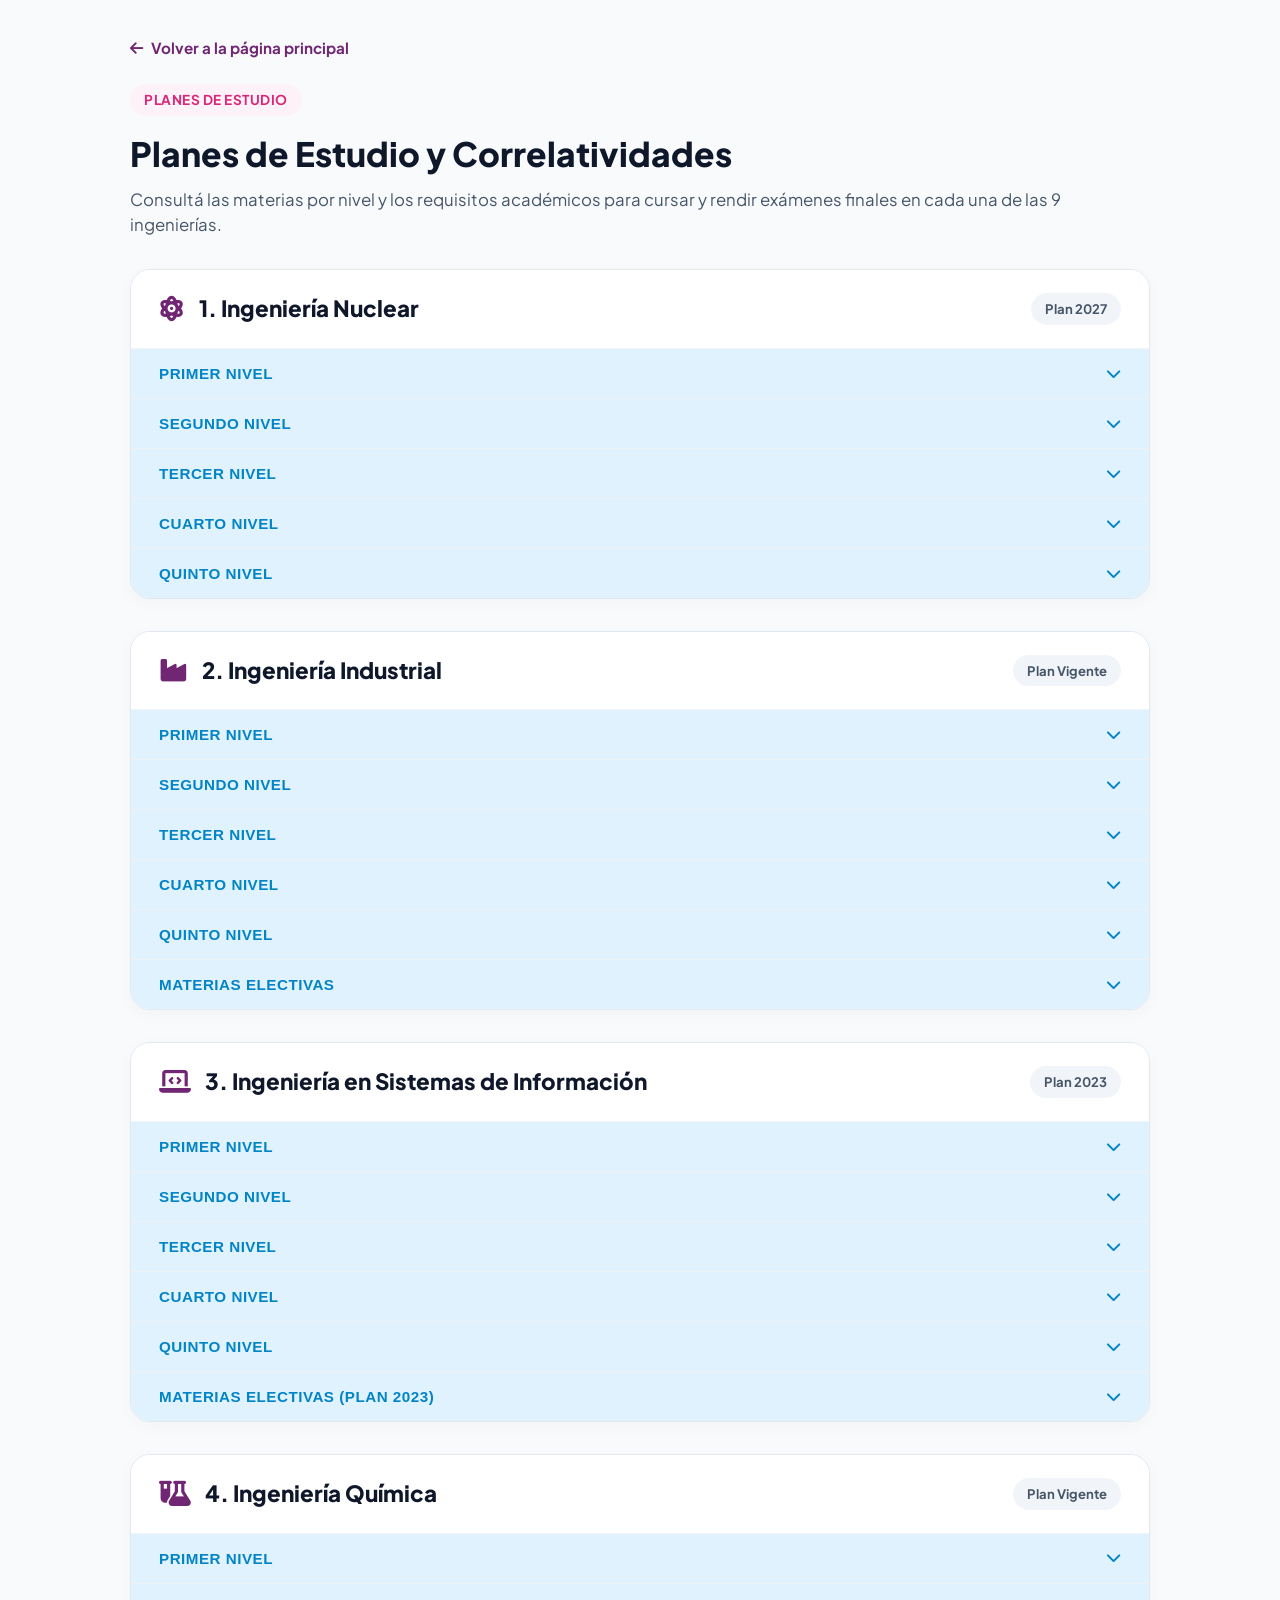
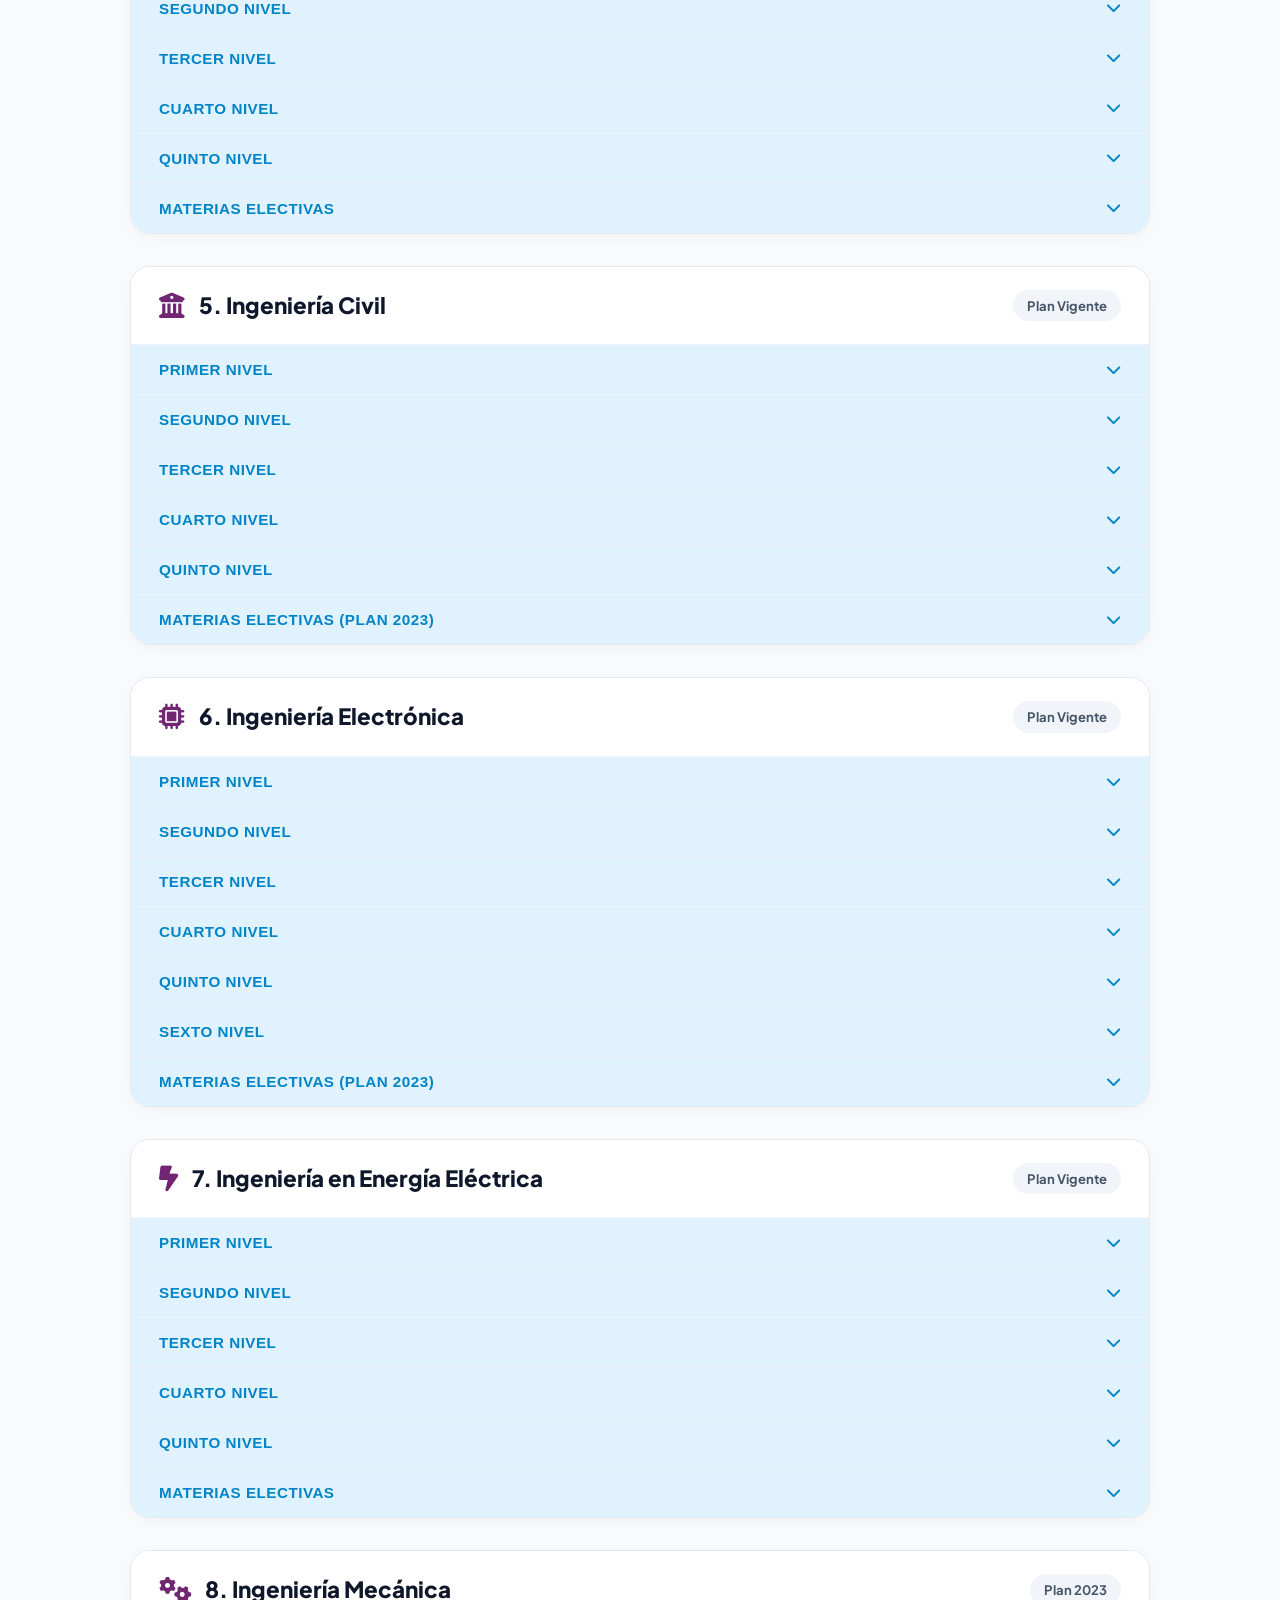
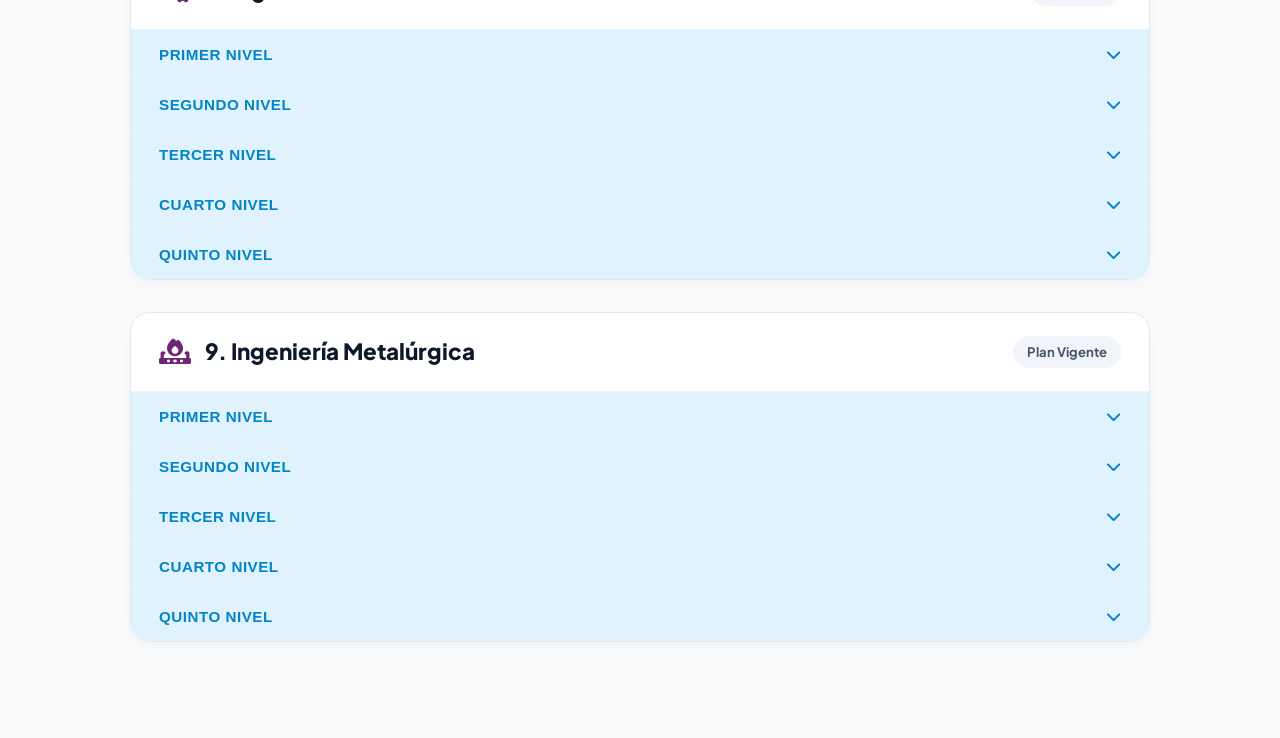
<file: ingenierias.html>
<!DOCTYPE html>
<html lang="es">
<head>
  <meta charset="UTF-8">
  <meta name="viewport" content="width=device-width, initial-scale=1.0">
  <title>Planes de Estudio y Correlatividades - Franja UTN FRC</title>
  
  <!-- Google Fonts & FontAwesome -->
  <link rel="preconnect" href="https://fonts.googleapis.com">
  <link rel="preconnect" href="https://fonts.gstatic.com" crossorigin>
  <link href="https://fonts.googleapis.com/css2?family=Plus+Jakarta+Sans:wght@400;500;600;700;800&display=swap" rel="stylesheet">
  <link rel="stylesheet" href="https://cdnjs.cloudflare.com/ajax/libs/font-awesome/6.5.1/css/all.min.css">

  <style>
    :root {
      --font-main: 'Plus Jakarta Sans', system-ui, -apple-system, sans-serif;
      --color-purple: #702672;
      --color-purple-hover: #d6249f;
      --bg-accordion-header: #e0f2fe; /* Celeste claro base */
      --text-accordion-header: #0284c7;
      --bg-accordion-active: #002b99; /* Azul oscuro al desplegar */
      --text-accordion-active: #ffffff;
      --border-table: #cbd5e1;
    }

    * {
      box-sizing: border-box;
      margin: 0;
      padding: 0;
    }

    body {
      font-family: var(--font-main);
      background-color: #f8fafc;
      color: #1e293b;
      line-height: 1.5;
    }

    .main-container {
      max-width: 1060px;
      margin: 36px auto;
      padding: 0 20px 60px 20px;
    }

    .btn-back {
      display: inline-flex;
      align-items: center;
      gap: 8px;
      color: var(--color-purple);
      font-weight: 700;
      font-size: 0.95rem;
      text-decoration: none;
      margin-bottom: 24px;
      transition: color 0.2s ease, transform 0.2s ease;
    }

    .btn-back:hover {
      color: var(--color-purple-hover);
      transform: translateX(-4px);
    }

    .section-hero {
      margin-bottom: 32px;
    }

    .badge-pill {
      display: inline-block;
      background: #fdf2f8;
      color: #db2777;
      font-size: 0.85rem;
      font-weight: 700;
      padding: 6px 14px;
      border-radius: 20px;
      margin-bottom: 12px;
      text-transform: uppercase;
      letter-spacing: 0.5px;
    }

    .section-hero h1 {
      font-size: 2.1rem;
      font-weight: 800;
      color: #0f172a;
      margin-bottom: 8px;
    }

    .section-hero p {
      color: #475569;
      font-size: 1.05rem;
    }

    /* Contenedor de Carreras */
    .careers-list {
      display: flex;
      flex-direction: column;
      gap: 32px;
    }

    .career-card {
      background: #ffffff;
      border-radius: 20px;
      border: 1px solid #e2e8f0;
      box-shadow: 0 4px 16px rgba(0, 0, 0, 0.03);
      overflow: hidden;
    }

    .career-card-header {
      padding: 22px 28px;
      background: #ffffff;
      display: flex;
      align-items: center;
      justify-content: space-between;
      border-bottom: 1px solid #f1f5f9;
    }

    .career-title {
      display: flex;
      align-items: center;
      gap: 14px;
    }

    .career-title i {
      color: var(--color-purple);
      font-size: 1.6rem;
    }

    .career-title h2 {
      font-size: 1.4rem;
      font-weight: 800;
      color: #0f172a;
    }

    .plan-badge {
      background: #f1f5f9;
      color: #475569;
      padding: 6px 14px;
      border-radius: 20px;
      font-size: 0.82rem;
      font-weight: 700;
    }

    /* Acordeón de Niveles */
    .levels-accordion {
      display: flex;
      flex-direction: column;
    }

    .accordion-item {
      border-bottom: 1px solid #edf2f7;
    }

    .accordion-item:last-child {
      border-bottom: none;
    }

    .accordion-header {
      width: 100%;
      padding: 16px 28px;
      background: var(--bg-accordion-header);
      color: var(--text-accordion-header);
      border: none;
      display: flex;
      align-items: center;
      justify-content: space-between;
      font-size: 0.95rem;
      font-weight: 800;
      letter-spacing: 0.5px;
      cursor: pointer;
      transition: all 0.25s ease;
      text-align: left;
    }

    .accordion-header:hover {
      background: #bae6fd;
    }

    /* Estilo Activo (Azul oscuro como en las capturas) */
    .accordion-header.active {
      background: var(--bg-accordion-active);
      color: var(--text-accordion-active);
    }

    .accordion-header .accordion-icon {
      font-size: 0.95rem;
      transition: transform 0.3s cubic-bezier(0.4, 0, 0.2, 1);
    }

    .accordion-header.active .accordion-icon {
      transform: rotate(180deg);
    }

    .accordion-content {
      max-height: 0;
      overflow: hidden;
      transition: max-height 0.35s ease-out;
      background: #ffffff;
    }

    /* Tablas de Correlatividades */
    .table-responsive {
      width: 100%;
      overflow-x: auto;
      padding: 16px 20px;
    }

    .correlativas-table {
      width: 100%;
      border-collapse: collapse;
      font-size: 0.9rem;
      color: #334155;
    }

    .correlativas-table th,
    .correlativas-table td {
      padding: 14px 16px;
      border: 1px solid var(--border-table);
      text-align: left;
      vertical-align: top;
    }

    .correlativas-table th {
      background: #f8fafc;
      font-weight: 700;
      color: #0f172a;
      text-align: center;
    }

    .correlativas-table tbody tr:hover {
      background-color: #f8fafc;
    }

    .correlativas-table td:first-child {
      text-align: center;
      font-weight: 700;
    }

    .corr-list {
      margin: 0;
      padding-left: 18px;
      line-height: 1.5;
    }

    .badge-none {
      color: #94a3b8;
      font-weight: 600;
      font-size: 1rem;
    }

    .note-box {
      margin-top: 14px;
      padding: 12px 16px;
      background: #fffbeb;
      border-left: 4px solid #f59e0b;
      color: #92400e;
      font-size: 0.88rem;
      line-height: 1.5;
      border-radius: 6px;
    }

    .empty-level-msg {
      padding: 24px;
      color: #64748b;
      font-size: 0.92rem;
      font-style: italic;
    }

    @media (max-width: 768px) {
      .career-card-header {
        flex-direction: column;
        align-items: flex-start;
        gap: 10px;
      }
      .accordion-header {
        padding: 14px 18px;
      }
      .correlativas-table {
        font-size: 0.82rem;
      }
    }
  </style>
</head>
<body>

  <main class="main-container">
    
    <a href="index.html" class="btn-back">
      <i class="fa-solid fa-arrow-left"></i> Volver a la página principal
    </a>

    <header class="section-hero">
      <span class="badge-pill">Planes de Estudio</span>
      <h1>Planes de Estudio y Correlatividades</h1>
      <p>Consultá las materias por nivel y los requisitos académicos para cursar y rendir exámenes finales en cada una de las 9 ingenierías.</p>
    </header>

    <div class="careers-list">

      <!-- 1. INGENIERÍA NUCLEAR -->
      <article class="career-card" id="nuclear">
        <div class="career-card-header">
          <div class="career-title">
            <i class="fa-solid fa-atom"></i>
            <h2>1. Ingeniería Nuclear</h2>
          </div>
          <span class="plan-badge">Plan 2027</span>
        </div>

        <div class="levels-accordion">
          
          <!-- PRIMER NIVEL -->
          <div class="accordion-item">
            <button class="accordion-header" aria-expanded="false">
              <span>PRIMER NIVEL</span>
              <i class="fa-solid fa-chevron-down accordion-icon"></i>
            </button>
            <div class="accordion-content">
              <div class="table-responsive">
                <table class="correlativas-table">
                  <thead>
                    <tr>
                      <th style="width: 50px;">N°</th>
                      <th>Asignatura</th>
                      <th>Para Cursar (Cursadas)</th>
                      <th>Para Rendir Final (Aprobadas)</th>
                    </tr>
                  </thead>
                  <tbody>
                    <tr>
                      <td>1</td>
                      <td><strong>Introducción a la Ingeniería Nuclear</strong></td>
                      <td><span class="badge-none">—</span></td>
                      <td><span class="badge-none">—</span></td>
                    </tr>
                    <tr>
                      <td>2</td>
                      <td><strong>Ingeniería y Sociedad</strong></td>
                      <td><span class="badge-none">—</span></td>
                      <td><span class="badge-none">—</span></td>
                    </tr>
                    <tr>
                      <td>3</td>
                      <td><strong>Álgebra y Geometría Analítica</strong></td>
                      <td><span class="badge-none">—</span></td>
                      <td><span class="badge-none">—</span></td>
                    </tr>
                    <tr>
                      <td>4</td>
                      <td><strong>Análisis Matemático I</strong></td>
                      <td><span class="badge-none">—</span></td>
                      <td><span class="badge-none">—</span></td>
                    </tr>
                    <tr>
                      <td>5</td>
                      <td><strong>Análisis Matemático II</strong></td>
                      <td>
                        <ul class="corr-list">
                          <li>(3) Álgebra y Geometría Analítica</li>
                          <li>(4) Análisis Matemático I</li>
                        </ul>
                      </td>
                      <td><span class="badge-none">—</span></td>
                    </tr>
                    <tr>
                      <td>6</td>
                      <td><strong>Química</strong></td>
                      <td><span class="badge-none">—</span></td>
                      <td><span class="badge-none">—</span></td>
                    </tr>
                    <tr>
                      <td>7</td>
                      <td><strong>Sistemas de Representación</strong></td>
                      <td><span class="badge-none">—</span></td>
                      <td><span class="badge-none">—</span></td>
                    </tr>
                    <tr>
                      <td>8</td>
                      <td><strong>Inglés I</strong></td>
                      <td><span class="badge-none">—</span></td>
                      <td><span class="badge-none">—</span></td>
                    </tr>
                  </tbody>
                </table>
              </div>
            </div>
          </div>

          <!-- SEGUNDO NIVEL -->
          <div class="accordion-item">
            <button class="accordion-header" aria-expanded="false">
              <span>SEGUNDO NIVEL</span>
              <i class="fa-solid fa-chevron-down accordion-icon"></i>
            </button>
            <div class="accordion-content">
              <div class="table-responsive">
                <table class="correlativas-table">
                  <thead>
                    <tr>
                      <th style="width: 50px;">N°</th>
                      <th>Asignatura</th>
                      <th>Para Cursar (Cursadas)</th>
                      <th>Para Rendir Final (Aprobadas)</th>
                    </tr>
                  </thead>
                  <tbody>
                    <tr>
                      <td>9</td>
                      <td><strong>Fundamentos de Informática</strong></td>
                      <td>
                        <ul class="corr-list">
                          <li>(1) Introducción a la Ingeniería Nuclear</li>
                          <li>(2) Ingeniería y Sociedad</li>
                        </ul>
                      </td>
                      <td><span class="badge-none">—</span></td>
                    </tr>
                    <tr>
                      <td>10</td>
                      <td><strong>Química Inorgánica</strong></td>
                      <td>
                        <ul class="corr-list">
                          <li>(6) Química</li>
                        </ul>
                      </td>
                      <td>
                        <ul class="corr-list">
                          <li>(1) Introducción a la Ingeniería Nuclear</li>
                        </ul>
                      </td>
                    </tr>
                    <tr>
                      <td>11</td>
                      <td><strong>Física I</strong></td>
                      <td>
                        <ul class="corr-list">
                          <li>(4) Análisis Matemático I</li>
                        </ul>
                      </td>
                      <td><span class="badge-none">—</span></td>
                    </tr>
                    <tr>
                      <td>12</td>
                      <td><strong>Física II</strong></td>
                      <td>
                        <ul class="corr-list">
                          <li>(3) Álgebra y Geometría Analítica</li>
                          <li>(4) Análisis Matemático I</li>
                        </ul>
                      </td>
                      <td><span class="badge-none">—</span></td>
                    </tr>
                    <tr>
                      <td>13</td>
                      <td><strong>Matemática Superior y Métodos Numéricos</strong></td>
                      <td>
                        <ul class="corr-list">
                          <li>(5) Análisis Matemático II</li>
                        </ul>
                      </td>
                      <td>
                        <ul class="corr-list">
                          <li>(3) Álgebra y Geometría Analítica</li>
                          <li>(4) Análisis Matemático I</li>
                        </ul>
                      </td>
                    </tr>
                    <tr>
                      <td>14</td>
                      <td><strong>Probabilidad y Estadística</strong></td>
                      <td>
                        <ul class="corr-list">
                          <li>(3) Álgebra y Geometría Analítica</li>
                          <li>(4) Análisis Matemático I</li>
                        </ul>
                      </td>
                      <td><span class="badge-none">—</span></td>
                    </tr>
                    <tr>
                      <td>15</td>
                      <td><strong>Mecánica Cuántica y Física Nuclear</strong></td>
                      <td>
                        <ul class="corr-list">
                          <li>(5) Análisis Matemático II</li>
                          <li>(12) Física II</li>
                        </ul>
                      </td>
                      <td>
                        <ul class="corr-list">
                          <li>(1) Introducción a la Ingeniería Nuclear</li>
                          <li>(4) Análisis Matemático I</li>
                          <li>(6) Química</li>
                        </ul>
                      </td>
                    </tr>
                    <tr>
                      <td>16</td>
                      <td><strong>Inglés II</strong></td>
                      <td>
                        <ul class="corr-list">
                          <li>(8) Inglés I</li>
                        </ul>
                      </td>
                      <td><span class="badge-none">—</span></td>
                    </tr>
                  </tbody>
                </table>
              </div>
            </div>
          </div>

          <!-- TERCER NIVEL -->
          <div class="accordion-item">
            <button class="accordion-header" aria-expanded="false">
              <span>TERCER NIVEL</span>
              <i class="fa-solid fa-chevron-down accordion-icon"></i>
            </button>
            <div class="accordion-content">
              <div class="table-responsive">
                <table class="correlativas-table">
                  <thead>
                    <tr>
                      <th style="width: 50px;">N°</th>
                      <th>Asignatura</th>
                      <th>Para Cursar (Cursadas)</th>
                      <th>Para Rendir Final (Aprobadas)</th>
                    </tr>
                  </thead>
                  <tbody>
                    <tr>
                      <td>17</td>
                      <td><strong>Fenómenos de Transporte</strong></td>
                      <td>
                        <ul class="corr-list">
                          <li>(5) Análisis Matemático II</li>
                          <li>(12) Física II</li>
                          <li>(13) Matemática Superior y Métodos Numéricos</li>
                        </ul>
                      </td>
                      <td>
                        <ul class="corr-list">
                          <li>(1) Introducción a la Ingeniería Nuclear</li>
                          <li>(4) Análisis Matemático I</li>
                          <li>(7) Sistemas de Representación</li>
                          <li>(11) Física I</li>
                        </ul>
                      </td>
                    </tr>
                    <tr>
                      <td>18</td>
                      <td><strong>Termodinámica</strong></td>
                      <td>
                        <ul class="corr-list">
                          <li>(12) Física II</li>
                        </ul>
                      </td>
                      <td>
                        <ul class="corr-list">
                          <li>(5) Análisis Matemático II</li>
                          <li>(11) Física I</li>
                        </ul>
                      </td>
                    </tr>
                    <tr>
                      <td>19</td>
                      <td><strong>Técnicas Analíticas Nucleares</strong></td>
                      <td>
                        <ul class="corr-list">
                          <li>(15) Mecánica Cuántica y Física Nuclear</li>
                        </ul>
                      </td>
                      <td>
                        <ul class="corr-list">
                          <li>(10) Química Inorgánica</li>
                        </ul>
                      </td>
                    </tr>
                    <tr>
                      <td>20</td>
                      <td><strong>Legislación</strong></td>
                      <td>
                        <ul class="corr-list">
                          <li>(9) Fundamentos de Informática</li>
                        </ul>
                      </td>
                      <td>
                        <ul class="corr-list">
                          <li>(1) Introducción a la Ingeniería Nuclear</li>
                          <li>(2) Ingeniería y Sociedad</li>
                        </ul>
                      </td>
                    </tr>
                    <tr>
                      <td>21</td>
                      <td><strong>Ciencia de los Materiales</strong></td>
                      <td>
                        <ul class="corr-list">
                          <li>(10) Química Inorgánica</li>
                        </ul>
                      </td>
                      <td>
                        <ul class="corr-list">
                          <li>(6) Química</li>
                        </ul>
                      </td>
                    </tr>
                    <tr>
                      <td>22</td>
                      <td><strong>Higiene y Seguridad en el Trabajo</strong></td>
                      <td>
                        <ul class="corr-list">
                          <li>(10) Química Inorgánica</li>
                          <li>(15) Mecánica Cuántica y Física Nuclear</li>
                        </ul>
                      </td>
                      <td>
                        <ul class="corr-list">
                          <li>(1) Introducción a la Ingeniería Nuclear</li>
                        </ul>
                      </td>
                    </tr>
                    <tr>
                      <td>23</td>
                      <td><strong>Neutrónica</strong></td>
                      <td>
                        <ul class="corr-list">
                          <li>(10) Química Inorgánica</li>
                          <li>(13) Matemática Superior y Métodos Numéricos</li>
                          <li>(15) Mecánica Cuántica y Física Nuclear</li>
                        </ul>
                      </td>
                      <td>
                        <ul class="corr-list">
                          <li>(5) Análisis Matemático II</li>
                          <li>(6) Química</li>
                          <li>(8) Inglés I</li>
                          <li>(16) Inglés II</li>
                        </ul>
                      </td>
                    </tr>
                    <tr>
                      <td>24</td>
                      <td><strong>Prácticas de Laboratorio Radioquímico</strong></td>
                      <td>
                        <ul class="corr-list">
                          <li>(16) Inglés II</li>
                          <li>(19) Técnicas Analíticas Nucleares</li>
                        </ul>
                      </td>
                      <td>
                        <ul class="corr-list">
                          <li>(2) Ingeniería y Sociedad</li>
                          <li>(7) Sistemas de Representación</li>
                          <li>(8) Inglés I</li>
                          <li>(10) Química Inorgánica</li>
                        </ul>
                      </td>
                    </tr>
                    <tr>
                      <td>25</td>
                      <td><strong>Economía</strong></td>
                      <td>
                        <ul class="corr-list">
                          <li>(15) Mecánica Cuántica y Física Nuclear</li>
                        </ul>
                      </td>
                      <td>
                        <ul class="corr-list">
                          <li>(1) Introducción a la Ingeniería Nuclear</li>
                        </ul>
                      </td>
                    </tr>
                  </tbody>
                </table>
              </div>
            </div>
          </div>

          <!-- CUARTO NIVEL -->
          <div class="accordion-item">
            <button class="accordion-header" aria-expanded="false">
              <span>CUARTO NIVEL</span>
              <i class="fa-solid fa-chevron-down accordion-icon"></i>
            </button>
            <div class="accordion-content">
              <div class="table-responsive">
                <table class="correlativas-table">
                  <thead>
                    <tr>
                      <th style="width: 50px;">N°</th>
                      <th>Asignatura</th>
                      <th>Para Cursar (Cursadas)</th>
                      <th>Para Rendir Final (Aprobadas)</th>
                    </tr>
                  </thead>
                  <tbody>
                    <tr>
                      <td>26</td>
                      <td><strong>Combustible Nuclear</strong></td>
                      <td>
                        <ul class="corr-list">
                          <li>(23) Neutrónica</li>
                        </ul>
                      </td>
                      <td>
                        <ul class="corr-list">
                          <li>(12) Física II</li>
                          <li>(15) Mecánica Cuántica y Física Nuclear</li>
                          <li>(16) Inglés II</li>
                        </ul>
                      </td>
                    </tr>
                    <tr>
                      <td>27</td>
                      <td><strong>Reacciones Nucleares</strong></td>
                      <td>
                        <ul class="corr-list">
                          <li>(19) Técnicas Analíticas Nucleares</li>
                          <li>(23) Neutrónica</li>
                          <li>(24) Prácticas de Laboratorio Radioquímico</li>
                        </ul>
                      </td>
                      <td>
                        <ul class="corr-list">
                          <li>(13) Matemática Superior y Métodos Numéricos</li>
                          <li>(15) Mecánica Cuántica y Física Nuclear</li>
                          <li>(17) Fenómenos de Transporte</li>
                        </ul>
                      </td>
                    </tr>
                    <tr>
                      <td>28</td>
                      <td><strong>Operaciones Unitarias</strong></td>
                      <td>
                        <ul class="corr-list">
                          <li>(23) Neutrónica</li>
                        </ul>
                      </td>
                      <td>
                        <ul class="corr-list">
                          <li>(13) Matemática Superior y Métodos Numéricos</li>
                          <li>(17) Fenómenos de Transporte</li>
                          <li>(18) Termodinámica</li>
                        </ul>
                      </td>
                    </tr>
                    <tr>
                      <td>29</td>
                      <td><strong>Mecánica Racional</strong></td>
                      <td>
                        <ul class="corr-list">
                          <li>(21) Ciencia de los Materiales</li>
                        </ul>
                      </td>
                      <td>
                        <ul class="corr-list">
                          <li>(11) Física I</li>
                        </ul>
                      </td>
                    </tr>
                    <tr>
                      <td>30</td>
                      <td><strong>Diseño de Reactores Nucleares</strong></td>
                      <td>
                        <ul class="corr-list">
                          <li>(26) Combustible Nuclear</li>
                          <li>(27) Reacciones Nucleares</li>
                        </ul>
                      </td>
                      <td>
                        <ul class="corr-list">
                          <li>(13) Matemática Superior y Métodos Numéricos</li>
                          <li>(22) Higiene y Seguridad en el Trabajo</li>
                          <li>(23) Neutrónica</li>
                        </ul>
                      </td>
                    </tr>
                    <tr>
                      <td>31</td>
                      <td><strong>Simulación y Códigos Nucleares</strong></td>
                      <td>
                        <ul class="corr-list">
                          <li>(26) Combustible Nuclear</li>
                          <li>(27) Reacciones Nucleares</li>
                        </ul>
                      </td>
                      <td>
                        <ul class="corr-list">
                          <li>(13) Matemática Superior y Métodos Numéricos</li>
                          <li>(14) Probabilidad y Estadística</li>
                          <li>(22) Higiene y Seguridad en el Trabajo</li>
                          <li>(23) Neutrónica</li>
                        </ul>
                      </td>
                    </tr>
                    <tr>
                      <td>32</td>
                      <td><strong>Tecnología de la Energía Térmica</strong></td>
                      <td>
                        <ul class="corr-list">
                          <li>(27) Neutrónica</li>
                        </ul>
                      </td>
                      <td>
                        <ul class="corr-list">
                          <li>(17) Fenómenos de Transporte</li>
                          <li>(18) Termodinámica</li>
                        </ul>
                      </td>
                    </tr>
                  </tbody>
                </table>
              </div>
            </div>
          </div>

          <!-- QUINTO NIVEL -->
          <div class="accordion-item">
            <button class="accordion-header" aria-expanded="false">
              <span>QUINTO NIVEL</span>
              <i class="fa-solid fa-chevron-down accordion-icon"></i>
            </button>
            <div class="accordion-content">
              <div class="table-responsive">
                <table class="correlativas-table">
                  <thead>
                    <tr>
                      <th style="width: 50px;">N°</th>
                      <th>Asignatura</th>
                      <th>Para Cursar (Cursadas)</th>
                      <th>Para Rendir Final (Aprobadas)</th>
                    </tr>
                  </thead>
                  <tbody>
                    <tr>
                      <td>33</td>
                      <td><strong>Organización Industrial</strong></td>
                      <td>
                        <ul class="corr-list">
                          <li>(25) Economía</li>
                        </ul>
                      </td>
                      <td>
                        <ul class="corr-list">
                          <li>(15) Mecánica Cuántica y Física Nuclear</li>
                        </ul>
                      </td>
                    </tr>
                    <tr>
                      <td>34</td>
                      <td><strong>Gestión Ambiental y de Residuos Radioactivos</strong></td>
                      <td>
                        <ul class="corr-list">
                          <li>(19) Técnicas Analíticas Nucleares</li>
                          <li>(22) Higiene y Seguridad en el Trabajo</li>
                        </ul>
                      </td>
                      <td>
                        <ul class="corr-list">
                          <li>(15) Mecánica Cuántica y Física Nuclear</li>
                        </ul>
                      </td>
                    </tr>
                    <tr>
                      <td>35</td>
                      <td><strong>Control Automático de Procesos</strong></td>
                      <td>
                        <ul class="corr-list">
                          <li>(30) Diseño de Reactores Nucleares</li>
                          <li>(32) Tecnología de la Energía Térmica</li>
                        </ul>
                      </td>
                      <td>
                        <ul class="corr-list">
                          <li>(23) Neutrónica</li>
                        </ul>
                      </td>
                    </tr>
                    <tr>
                      <td>36</td>
                      <td><strong>Electrónica y Electrotecnia</strong></td>
                      <td>
                        <ul class="corr-list">
                          <li>(28) Operaciones Unitarias</li>
                        </ul>
                      </td>
                      <td>
                        <ul class="corr-list">
                          <li>(12) Física II</li>
                        </ul>
                      </td>
                    </tr>
                    <tr>
                      <td>37</td>
                      <td><strong>Gestión de Capital Humano</strong></td>
                      <td>
                        <ul class="corr-list">
                          <li>(25) Economía</li>
                        </ul>
                      </td>
                      <td>
                        <ul class="corr-list">
                          <li>(15) Mecánica Cuántica y Física Nuclear</li>
                        </ul>
                      </td>
                    </tr>
                    <tr>
                      <td>38</td>
                      <td><strong>Calidad y Control Estadístico de Procesos</strong></td>
                      <td>
                        <ul class="corr-list">
                          <li>(25) Economía</li>
                        </ul>
                      </td>
                      <td>
                        <ul class="corr-list">
                          <li>(15) Mecánica Cuántica y Física Nuclear</li>
                        </ul>
                      </td>
                    </tr>
                    <tr>
                      <td>39</td>
                      <td><strong>Seguridad de Plantas Nucleares</strong></td>
                      <td>
                        <ul class="corr-list">
                          <li>(19) Técnicas Analíticas Nucleares</li>
                        </ul>
                      </td>
                      <td>
                        <ul class="corr-list">
                          <li>(22) Higiene y Seguridad en el Trabajo</li>
                        </ul>
                      </td>
                    </tr>
                    <tr>
                      <td>40</td>
                      <td><strong>Proyecto Final</strong></td>
                      <td>
                        <ul class="corr-list">
                          <li>(28) Operaciones Unitarias</li>
                          <li>(30) Diseño de Reactores Nucleares</li>
                          <li>(31) Simulación y Códigos Nucleares</li>
                          <li>(32) Tecnología de la Energía Térmica</li>
                        </ul>
                      </td>
                      <td>
                        <ul class="corr-list">
                          <li>(26) Combustible Nuclear</li>
                          <li>(27) Reacciones Nucleares</li>
                        </ul>
                      </td>
                    </tr>
                  </tbody>
                </table>

                <div class="note-box">
                  <strong><i class="fa-solid fa-circle-info"></i> Condiciones finales de graduación[cite: 1]:</strong>
                  <ul style="padding-left: 18px; margin-top: 4px;">
                    <li><strong>Proyecto Final:</strong> Es condición para rendir Proyecto Final haber aprobado todas las asignaturas previas del Plan de Estudios.</li>
                    <li><strong>Práctica Profesional Supervisada (PPS):</strong> Es condición previa para iniciar y acreditar la PPS el cumplimiento de los requisitos académicos exigidos para la inscripción a Proyecto Final.</li>
                  </ul>
                </div>
              </div>
            </div>
          </div>

        </div>
      </article>

      <!-- 2. INGENIERÍA INDUSTRIAL -->
      <article class="career-card" id="industrial">
        <div class="career-card-header">
          <div class="career-title">
            <i class="fa-solid fa-industry"></i>
            <h2>2. Ingeniería Industrial</h2>
          </div>
          <span class="plan-badge">Plan Vigente</span>
        </div>

        <div class="levels-accordion">
          
          <!-- PRIMER NIVEL -->
          <div class="accordion-item">
            <button class="accordion-header" aria-expanded="false">
              <span>PRIMER NIVEL</span>
              <i class="fa-solid fa-chevron-down accordion-icon"></i>
            </button>
            <div class="accordion-content">
              <div class="table-responsive">
                <table class="correlativas-table">
                  <thead>
                    <tr>
                      <th style="width: 50px;">N°</th>
                      <th>Asignatura</th>
                      <th>Para Cursar (Regularizadas)</th>
                      <th>Para Rendir Final (Aprobadas)</th>
                    </tr>
                  </thead>
                  <tbody>
                    <tr>
                      <td>1</td>
                      <td><strong>Análisis Matemático I</strong></td>
                      <td><span class="badge-none">—</span></td>
                      <td><span class="badge-none">—</span></td>
                    </tr>
                    <tr>
                      <td>2</td>
                      <td><strong>Química General</strong></td>
                      <td><span class="badge-none">—</span></td>
                      <td><span class="badge-none">—</span></td>
                    </tr>
                    <tr>
                      <td>3</td>
                      <td><strong>Sistemas de Representación</strong></td>
                      <td><span class="badge-none">—</span></td>
                      <td><span class="badge-none">—</span></td>
                    </tr>
                    <tr>
                      <td>4</td>
                      <td><strong>Informática I</strong></td>
                      <td><span class="badge-none">—</span></td>
                      <td><span class="badge-none">—</span></td>
                    </tr>
                    <tr>
                      <td>5</td>
                      <td><strong>Pensamiento Sistémico</strong></td>
                      <td><span class="badge-none">—</span></td>
                      <td><span class="badge-none">—</span></td>
                    </tr>
                    <tr>
                      <td>6</td>
                      <td><strong>Física I</strong></td>
                      <td><span class="badge-none">—</span></td>
                      <td><span class="badge-none">—</span></td>
                    </tr>
                    <tr>
                      <td>7</td>
                      <td><strong>Álgebra y Geometría Analítica</strong></td>
                      <td><span class="badge-none">—</span></td>
                      <td><span class="badge-none">—</span></td>
                    </tr>
                    <tr>
                      <td>8</td>
                      <td><strong>Ingeniería y Sociedad</strong></td>
                      <td><span class="badge-none">—</span></td>
                      <td><span class="badge-none">—</span></td>
                    </tr>
                  </tbody>
                </table>
              </div>
            </div>
          </div>

          <!-- SEGUNDO NIVEL -->
          <div class="accordion-item">
            <button class="accordion-header" aria-expanded="false">
              <span>SEGUNDO NIVEL</span>
              <i class="fa-solid fa-chevron-down accordion-icon"></i>
            </button>
            <div class="accordion-content">
              <div class="table-responsive">
                <table class="correlativas-table">
                  <thead>
                    <tr>
                      <th style="width: 50px;">N°</th>
                      <th>Asignatura</th>
                      <th>Para Cursar (Regularizadas)</th>
                      <th>Para Rendir Final (Aprobadas)</th>
                    </tr>
                  </thead>
                  <tbody>
                    <tr>
                      <td>9</td>
                      <td><strong>Análisis Matemático II</strong></td>
                      <td>
                        <ul class="corr-list">
                          <li>(1) Análisis Matemático I</li>
                          <li>(7) Álgebra y Geometría Analítica</li>
                        </ul>
                      </td>
                      <td><span class="badge-none">—</span></td>
                    </tr>
                    <tr>
                      <td>10</td>
                      <td><strong>Administración General</strong></td>
                      <td>
                        <ul class="corr-list">
                          <li>(4) Informática I</li>
                          <li>(5) Pensamiento Sistémico</li>
                          <li>(7) Álgebra y Geometría Analítica</li>
                          <li>(8) Ingeniería y Sociedad</li>
                        </ul>
                      </td>
                      <td><span class="badge-none">—</span></td>
                    </tr>
                    <tr>
                      <td>11</td>
                      <td><strong>Probabilidad y Estadística</strong></td>
                      <td>
                        <ul class="corr-list">
                          <li>(1) Análisis Matemático I</li>
                          <li>(7) Álgebra y Geometría Analítica</li>
                        </ul>
                      </td>
                      <td><span class="badge-none">—</span></td>
                    </tr>
                    <tr>
                      <td>12</td>
                      <td><strong>Ciencias de los Materiales</strong></td>
                      <td>
                        <ul class="corr-list">
                          <li>(2) Química General</li>
                          <li>(6) Física I</li>
                        </ul>
                      </td>
                      <td><span class="badge-none">—</span></td>
                    </tr>
                    <tr>
                      <td>13</td>
                      <td><strong>Física II</strong></td>
                      <td>
                        <ul class="corr-list">
                          <li>(1) Análisis Matemático I</li>
                          <li>(6) Física I</li>
                        </ul>
                      </td>
                      <td><span class="badge-none">—</span></td>
                    </tr>
                    <tr>
                      <td>14</td>
                      <td><strong>Economía General</strong></td>
                      <td>
                        <ul class="corr-list">
                          <li>(1) Análisis Matemático I</li>
                          <li>(5) Pensamiento Sistémico</li>
                          <li>(8) Ingeniería y Sociedad</li>
                        </ul>
                      </td>
                      <td><span class="badge-none">—</span></td>
                    </tr>
                    <tr>
                      <td>15</td>
                      <td><strong>Informática II</strong></td>
                      <td>
                        <ul class="corr-list">
                          <li>(4) Informática I</li>
                        </ul>
                      </td>
                      <td><span class="badge-none">—</span></td>
                    </tr>
                    <tr>
                      <td>16</td>
                      <td><strong>Inglés I</strong></td>
                      <td><span class="badge-none">—</span></td>
                      <td><span class="badge-none">—</span></td>
                    </tr>
                  </tbody>
                </table>
              </div>
            </div>
          </div>

          <!-- TERCER NIVEL -->
          <div class="accordion-item">
            <button class="accordion-header" aria-expanded="false">
              <span>TERCER NIVEL</span>
              <i class="fa-solid fa-chevron-down accordion-icon"></i>
            </button>
            <div class="accordion-content">
              <div class="table-responsive">
                <table class="correlativas-table">
                  <thead>
                    <tr>
                      <th style="width: 50px;">N°</th>
                      <th>Asignatura</th>
                      <th>Para Cursar (Regularizadas)</th>
                      <th>Para Rendir Final (Aprobadas)</th>
                    </tr>
                  </thead>
                  <tbody>
                    <tr>
                      <td>17</td>
                      <td><strong>Costos y Presupuestos</strong></td>
                      <td>
                        <ul class="corr-list">
                          <li>(10) Administración General</li>
                          <li>(14) Economía General</li>
                        </ul>
                      </td>
                      <td>
                        <ul class="corr-list">
                          <li>(1) Análisis Matemático I</li>
                          <li>(4) Informática I</li>
                          <li>(5) Pensamiento Sistémico</li>
                          <li>(7) Álgebra y Geometría Analítica</li>
                          <li>(8) Ingeniería y Sociedad</li>
                        </ul>
                      </td>
                    </tr>
                    <tr>
                      <td>18</td>
                      <td><strong>Estudio del Trabajo</strong></td>
                      <td>
                        <ul class="corr-list">
                          <li>(3) Sistemas de Representación</li>
                          <li>(10) Administración General</li>
                          <li>(11) Probabilidad y Estadística</li>
                        </ul>
                      </td>
                      <td>
                        <ul class="corr-list">
                          <li>(1) Análisis Matemático I</li>
                          <li>(3) Sistemas de Representación</li>
                          <li>(4) Informática I</li>
                          <li>(5) Pensamiento Sistémico</li>
                          <li>(7) Álgebra y Geometría Analítica</li>
                          <li>(8) Ingeniería y Sociedad</li>
                        </ul>
                      </td>
                    </tr>
                    <tr>
                      <td>19</td>
                      <td><strong>Comercialización</strong></td>
                      <td>
                        <ul class="corr-list">
                          <li>(10) Administración General</li>
                          <li>(11) Probabilidad y Estadística</li>
                          <li>(14) Economía General</li>
                        </ul>
                      </td>
                      <td>
                        <ul class="corr-list">
                          <li>(1) Análisis Matemático I</li>
                          <li>(4) Informática I</li>
                          <li>(5) Pensamiento Sistémico</li>
                          <li>(7) Álgebra y Geometría Analítica</li>
                          <li>(8) Ingeniería y Sociedad</li>
                        </ul>
                      </td>
                    </tr>
                    <tr>
                      <td>20</td>
                      <td><strong>Termodinámica y Máquinas Térmicas</strong></td>
                      <td>
                        <ul class="corr-list">
                          <li>(2) Química General</li>
                          <li>(13) Física II</li>
                        </ul>
                      </td>
                      <td>
                        <ul class="corr-list">
                          <li>(1) Análisis Matemático I</li>
                          <li>(6) Física I</li>
                        </ul>
                      </td>
                    </tr>
                    <tr>
                      <td>21</td>
                      <td><strong>Estática y Resistencia de los Materiales</strong></td>
                      <td>
                        <ul class="corr-list">
                          <li>(9) Análisis Matemático II</li>
                          <li>(12) Ciencias de los Materiales</li>
                        </ul>
                      </td>
                      <td>
                        <ul class="corr-list">
                          <li>(1) Análisis Matemático I</li>
                          <li>(2) Química General</li>
                          <li>(6) Física I</li>
                          <li>(7) Álgebra y Geometría Analítica</li>
                        </ul>
                      </td>
                    </tr>
                    <tr>
                      <td>22</td>
                      <td><strong>Mecánica de los Fluidos</strong></td>
                      <td>
                        <ul class="corr-list">
                          <li>(9) Análisis Matemático II</li>
                        </ul>
                      </td>
                      <td>
                        <ul class="corr-list">
                          <li>(1) Análisis Matemático I</li>
                          <li>(6) Física I</li>
                          <li>(7) Álgebra y Geometría Analítica</li>
                        </ul>
                      </td>
                    </tr>
                    <tr>
                      <td>23</td>
                      <td><strong>Economía de la Empresa</strong></td>
                      <td>
                        <ul class="corr-list">
                          <li>(10) Administración General</li>
                          <li>(14) Economía General</li>
                        </ul>
                      </td>
                      <td>
                        <ul class="corr-list">
                          <li>(1) Análisis Matemático I</li>
                          <li>(4) Informática I</li>
                          <li>(5) Pensamiento Sistémico</li>
                          <li>(7) Álgebra y Geometría Analítica</li>
                          <li>(8) Ingeniería y Sociedad</li>
                        </ul>
                      </td>
                    </tr>
                    <tr>
                      <td>24</td>
                      <td><strong>Electrotecnia y Máquinas Eléctricas</strong></td>
                      <td>
                        <ul class="corr-list">
                          <li>(13) Física II</li>
                        </ul>
                      </td>
                      <td>
                        <ul class="corr-list">
                          <li>(1) Análisis Matemático I</li>
                          <li>(6) Física I</li>
                        </ul>
                      </td>
                    </tr>
                    <tr>
                      <td>25</td>
                      <td><strong>Análisis Numérico y Cálculo Avanzado</strong></td>
                      <td>
                        <ul class="corr-list">
                          <li>(9) Análisis Matemático II</li>
                        </ul>
                      </td>
                      <td>
                        <ul class="corr-list">
                          <li>(1) Análisis Matemático I</li>
                          <li>(7) Álgebra y Geometría Analítica</li>
                        </ul>
                      </td>
                    </tr>
                  </tbody>
                </table>

                <!-- Cuadro de Título Intermedio -->
                <div class="note-box" style="background: #f0fdf4; border-left-color: #22c55e; color: #166534; margin-top: 16px;">
                  <strong style="display: flex; align-items: center; gap: 8px; font-size: 0.95rem; margin-bottom: 4px;">
                    <i class="fa-solid fa-graduation-cap"></i> Título Intermedio
                  </strong>
                  <p style="margin: 0; line-height: 1.5;">
                    Al finalizar el 3° año podés obtener el título de <strong>Técnico Universitario en Administración, Producción y Gestión Industrial</strong> aprobando la totalidad de las materias de 1°, 2° y 3° nivel + la materia electiva <strong>Gestión Industrial</strong>.
                  </p>
                </div>

              </div>
            </div>
          </div>

          <!-- CUARTO NIVEL -->
          <div class="accordion-item">
            <button class="accordion-header" aria-expanded="false">
              <span>CUARTO NIVEL</span>
              <i class="fa-solid fa-chevron-down accordion-icon"></i>
            </button>
            <div class="accordion-content">
              <div class="table-responsive">
                <table class="correlativas-table">
                  <thead>
                    <tr>
                      <th style="width: 50px;">N°</th>
                      <th>Asignatura</th>
                      <th>Para Cursar (Regularizadas)</th>
                      <th>Para Rendir Final (Aprobadas)</th>
                    </tr>
                  </thead>
                  <tbody>
                    <tr>
                      <td>26</td>
                      <td><strong>Seguridad, Higiene e Ingeniería Ambiental</strong></td>
                      <td>
                        <ul class="corr-list">
                          <li>(18) Estudio del Trabajo</li>
                        </ul>
                      </td>
                      <td>
                        <ul class="corr-list">
                          <li>(10) Administración General</li>
                          <li>(11) Probabilidad y Estadística</li>
                        </ul>
                      </td>
                    </tr>
                    <tr>
                      <td>27</td>
                      <td><strong>Investigación Operativa</strong></td>
                      <td>
                        <ul class="corr-list">
                          <li>(9) Análisis Matemático II</li>
                          <li>(11) Probabilidad y Estadística</li>
                          <li>(25) Análisis Numérico y Cálculo Avanzado</li>
                        </ul>
                      </td>
                      <td>
                        <ul class="corr-list">
                          <li>(1) Análisis Matemático I</li>
                          <li>(7) Álgebra y Geometría Analítica</li>
                          <li>(25) Análisis Numérico y Cálculo Avanzado</li>
                        </ul>
                      </td>
                    </tr>
                    <tr>
                      <td>28</td>
                      <td><strong>Procesos Industriales</strong></td>
                      <td>
                        <ul class="corr-list">
                          <li>(18) Estudio del Trabajo</li>
                          <li>(20) Termodinámica y Máquinas Térmicas</li>
                          <li>(24) Electrotecnia y Máquinas Eléctricas</li>
                        </ul>
                      </td>
                      <td>
                        <ul class="corr-list">
                          <li>(2) Química General</li>
                          <li>(10) Administración General</li>
                          <li>(12) Ciencias de los Materiales</li>
                          <li>(13) Física II</li>
                        </ul>
                      </td>
                    </tr>
                    <tr>
                      <td>29</td>
                      <td><strong>Mecánica y Mecanismos</strong></td>
                      <td>
                        <ul class="corr-list">
                          <li>(9) Análisis Matemático II</li>
                        </ul>
                      </td>
                      <td>
                        <ul class="corr-list">
                          <li>(1) Análisis Matemático I</li>
                          <li>(6) Física I</li>
                          <li>(7) Álgebra y Geometría Analítica</li>
                        </ul>
                      </td>
                    </tr>
                    <tr>
                      <td>30</td>
                      <td><strong>Evaluación de Proyectos</strong></td>
                      <td>
                        <ul class="corr-list">
                          <li>(17) Costos y Presupuestos</li>
                          <li>(18) Estudio del Trabajo</li>
                          <li>(19) Comercialización</li>
                          <li>(23) Economía de la Empresa</li>
                        </ul>
                      </td>
                      <td>
                        <ul class="corr-list">
                          <li>(10) Administración General</li>
                          <li>(11) Probabilidad y Estadística</li>
                          <li>(14) Economía General</li>
                          <li>(16) Inglés I</li>
                        </ul>
                      </td>
                    </tr>
                    <tr>
                      <td>31</td>
                      <td><strong>Planificación y Control de la Producción</strong></td>
                      <td>
                        <ul class="corr-list">
                          <li>(18) Estudio del Trabajo</li>
                        </ul>
                      </td>
                      <td>
                        <ul class="corr-list">
                          <li>(10) Administración General</li>
                          <li>(11) Probabilidad y Estadística</li>
                        </ul>
                      </td>
                    </tr>
                    <tr>
                      <td>32</td>
                      <td><strong>Diseño de Producto</strong></td>
                      <td>
                        <ul class="corr-list">
                          <li>(15) Informática II</li>
                          <li>(19) Comercialización</li>
                        </ul>
                      </td>
                      <td>
                        <ul class="corr-list">
                          <li>(3) Sistemas de Representación</li>
                          <li>(4) Informática I</li>
                          <li>(10) Administración General</li>
                          <li>(11) Probabilidad y Estadística</li>
                          <li>(14) Economía General</li>
                        </ul>
                      </td>
                    </tr>
                    <tr>
                      <td>33</td>
                      <td><strong>Inglés II</strong></td>
                      <td>
                        <ul class="corr-list">
                          <li>(16) Inglés I</li>
                        </ul>
                      </td>
                      <td><span class="badge-none">—</span></td>
                    </tr>
                    <tr>
                      <td>34</td>
                      <td><strong>Instalaciones Industriales</strong></td>
                      <td>
                        <ul class="corr-list">
                          <li>(20) Termodinámica y Máquinas Térmicas</li>
                          <li>(21) Estática y Resistencia de los Materiales</li>
                          <li>(22) Mecánica de los Fluidos</li>
                          <li>(24) Electrotecnia y Máquinas Eléctricas</li>
                        </ul>
                      </td>
                      <td>
                        <ul class="corr-list">
                          <li>(2) Química General</li>
                          <li>(9) Análisis Matemático II</li>
                          <li>(12) Ciencias de los Materiales</li>
                          <li>(13) Física II</li>
                        </ul>
                      </td>
                    </tr>
                    <tr>
                      <td>35</td>
                      <td><strong>Legislación</strong></td>
                      <td><span class="badge-none">—</span></td>
                      <td>
                        <ul class="corr-list">
                          <li>(10) Administración General</li>
                        </ul>
                      </td>
                    </tr>
                  </tbody>
                </table>
              </div>
            </div>
          </div>

          <!-- QUINTO NIVEL -->
          <div class="accordion-item">
            <button class="accordion-header" aria-expanded="false">
              <span>QUINTO NIVEL</span>
              <i class="fa-solid fa-chevron-down accordion-icon"></i>
            </button>
            <div class="accordion-content">
              <div class="table-responsive">
                <table class="correlativas-table">
                  <thead>
                    <tr>
                      <th style="width: 50px;">N°</th>
                      <th>Asignatura</th>
                      <th>Para Cursar (Regularizadas)</th>
                      <th>Para Rendir Final (Aprobadas)</th>
                    </tr>
                  </thead>
                  <tbody>
                    <tr>
                      <td>36</td>
                      <td><strong>Mantenimiento</strong></td>
                      <td>
                        <ul class="corr-list">
                          <li>(34) Instalaciones Industriales</li>
                        </ul>
                      </td>
                      <td>
                        <ul class="corr-list">
                          <li>(20) Termodinámica y Máquinas Térmicas</li>
                          <li>(21) Estática y Resistencia de los Materiales</li>
                          <li>(24) Electrotecnia y Máquinas Eléctricas</li>
                        </ul>
                      </td>
                    </tr>
                    <tr>
                      <td>37</td>
                      <td><strong>Manejo de Materiales y Distribución de Planta</strong></td>
                      <td>
                        <ul class="corr-list">
                          <li>(18) Estudio del Trabajo</li>
                          <li>(29) Mecánica y Mecanismos</li>
                        </ul>
                      </td>
                      <td>
                        <ul class="corr-list">
                          <li>(9) Análisis Matemático II</li>
                          <li>(10) Administración General</li>
                          <li>(21) Estática y Resistencia de los Materiales</li>
                        </ul>
                      </td>
                    </tr>
                    <tr>
                      <td>38</td>
                      <td><strong>Comercio Exterior</strong></td>
                      <td>
                        <ul class="corr-list">
                          <li>(30) Evaluación de Proyectos</li>
                        </ul>
                      </td>
                      <td>
                        <ul class="corr-list">
                          <li>(18) Estudio del Trabajo</li>
                          <li>(19) Comercialización</li>
                          <li>(23) Economía de la Empresa</li>
                        </ul>
                      </td>
                    </tr>
                    <tr>
                      <td>39</td>
                      <td><strong>Relaciones Industriales</strong></td>
                      <td>
                        <ul class="corr-list">
                          <li>(18) Estudio del Trabajo</li>
                        </ul>
                      </td>
                      <td>
                        <ul class="corr-list">
                          <li>(10) Administración General</li>
                          <li>(11) Probabilidad y Estadística</li>
                        </ul>
                      </td>
                    </tr>
                    <tr>
                      <td>40</td>
                      <td><strong>Ingeniería en Calidad</strong></td>
                      <td>
                        <ul class="corr-list">
                          <li>(18) Estudio del Trabajo</li>
                        </ul>
                      </td>
                      <td>
                        <ul class="corr-list">
                          <li>(10) Administración General</li>
                          <li>(11) Probabilidad y Estadística</li>
                        </ul>
                      </td>
                    </tr>
                    <tr>
                      <td>41</td>
                      <td><strong>Control de Gestión</strong></td>
                      <td>
                        <ul class="corr-list">
                          <li>(17) Costos y Presupuestos</li>
                          <li>(23) Economía de la Empresa</li>
                        </ul>
                      </td>
                      <td>
                        <ul class="corr-list">
                          <li>(10) Administración General</li>
                          <li>(14) Economía General</li>
                        </ul>
                      </td>
                    </tr>
                    <tr>
                      <td>42</td>
                      <td><strong>Proyecto Final</strong></td>
                      <td>
                        <ul class="corr-list">
                          <li>(25) Análisis Numérico y Cálculo Avanzado</li>
                          <li>(26) Seguridad, Higiene e Ingeniería Ambiental</li>
                          <li>(27) Investigación Operativa</li>
                          <li>(28) Procesos Industriales</li>
                          <li>(30) Evaluación de Proyectos</li>
                          <li>(31) Planificación y Control de la Producción</li>
                        </ul>
                      </td>
                      <td>
                        <ul class="corr-list">
                          <li>(18) Estudio del Trabajo</li>
                          <li>(19) Comercialización</li>
                          <li>(20) Termodinámica y Máquinas Térmicas</li>
                          <li>(21) Estática y Resistencia de los Materiales</li>
                          <li>(22) Mecánica de los Fluidos</li>
                          <li>(23) Economía de la Empresa</li>
                          <li>(24) Electrotecnia y Máquinas Eléctricas</li>
                          <li>(33) Inglés II</li>
                        </ul>
                      </td>
                    </tr>
                  </tbody>
                </table>
              </div>
            </div>
          </div>
<!-- MATERIAS ELECTIVAS -->
          <div class="accordion-item">
            <button class="accordion-header" aria-expanded="false">
              <span>MATERIAS ELECTIVAS</span>
              <i class="fa-solid fa-chevron-down accordion-icon"></i>
            </button>
            <div class="accordion-content">
              <div class="table-responsive">
                <table class="correlativas-table">
                  <thead>
                    <tr>
                      <th>Asignatura Electiva</th>
                      <th style="text-align: center;">Cursado</th>
                      <th style="text-align: center;">Créditos</th>
                      <th>Para Cursar (Regularizadas)</th>
                      <th>Para Rendir Final (Aprobadas)</th>
                    </tr>
                  </thead>
                  <tbody>
                    <tr>
                      <td><strong>Gestión Ambiental</strong></td>
                      <td style="text-align: center;">1° Cuatrimestre</td>
                      <td style="text-align: center;"><strong>2</strong></td>
                      <td>
                        <ul class="corr-list">
                          <li>(26) Seguridad, Higiene e Ingeniería Ambiental</li>
                        </ul>
                      </td>
                      <td>
                        <ul class="corr-list">
                          <li>(5) Pensamiento Sistémico</li>
                        </ul>
                      </td>
                    </tr>
                    <tr>
                      <td><strong>Gestión de Proyectos</strong></td>
                      <td style="text-align: center;">1° Cuatrimestre</td>
                      <td style="text-align: center;"><strong>2</strong></td>
                      <td>
                        <ul class="corr-list">
                          <li>(27) Investigación Operativa</li>
                          <li>(31) Planificación y Control de la Producción</li>
                          <li>(32) Diseño de Producto</li>
                        </ul>
                      </td>
                      <td>
                        <ul class="corr-list">
                          <li>(10) Administración General</li>
                          <li>(14) Economía General</li>
                          <li>(17) Costos y Presupuestos</li>
                          <li>(18) Estudio del Trabajo</li>
                        </ul>
                      </td>
                    </tr>
                    <tr>
                      <td><strong>Gestión Emprendedora</strong></td>
                      <td style="text-align: center;">1° Cuatrimestre</td>
                      <td style="text-align: center;"><strong>2</strong></td>
                      <td>
                        <ul class="corr-list">
                          <li>(30) Evaluación de Proyectos</li>
                          <li>(31) Planificación y Control de la Producción</li>
                        </ul>
                      </td>
                      <td>
                        <ul class="corr-list">
                          <li>(10) Administración General</li>
                          <li>(17) Costos y Presupuestos</li>
                          <li>(19) Comercialización</li>
                          <li>(23) Economía de la Empresa</li>
                        </ul>
                      </td>
                    </tr>
                    <tr>
                      <td><strong>Logística</strong></td>
                      <td style="text-align: center;">1° Cuatrimestre</td>
                      <td style="text-align: center;"><strong>2</strong></td>
                      <td>
                        <ul class="corr-list">
                          <li>(27) Investigación Operativa</li>
                          <li>(30) Evaluación de Proyectos</li>
                          <li>(31) Planificación y Control de la Producción</li>
                        </ul>
                      </td>
                      <td>
                        <ul class="corr-list">
                          <li>(18) Estudio del Trabajo</li>
                          <li>(23) Economía de la Empresa</li>
                        </ul>
                      </td>
                    </tr>
                    <tr>
                      <td><strong>Política Económica</strong></td>
                      <td style="text-align: center;">2° Cuatrimestre</td>
                      <td style="text-align: center;"><strong>2</strong></td>
                      <td>
                        <ul class="corr-list">
                          <li>(30) Evaluación de Proyectos</li>
                        </ul>
                      </td>
                      <td>
                        <ul class="corr-list">
                          <li>(19) Comercialización</li>
                          <li>(23) Economía de la Empresa</li>
                        </ul>
                      </td>
                    </tr>
                    <tr>
                      <td><strong>Energías Renovables</strong></td>
                      <td style="text-align: center;">1° Cuatrimestre</td>
                      <td style="text-align: center;"><strong>2</strong></td>
                      <td>
                        <ul class="corr-list">
                          <li>(20) Termodinámica y Máquinas Térmicas</li>
                          <li>(24) Electrotecnia y Máquinas Eléctricas</li>
                          <li>(26) Seguridad, Higiene e Ingeniería Ambiental</li>
                          <li>(28) Procesos Industriales</li>
                          <li>(32) Diseño de Producto</li>
                        </ul>
                      </td>
                      <td>
                        <ul class="corr-list">
                          <li>(2) Química General</li>
                        </ul>
                      </td>
                    </tr>
                    <tr>
                      <td><strong>Gestión del Conocimiento, la Innovación y Economía Crítica</strong></td>
                      <td style="text-align: center;">2° Cuatrimestre</td>
                      <td style="text-align: center;"><strong>2</strong></td>
                      <td>
                        <ul class="corr-list">
                          <li>(18) Estudio del Trabajo</li>
                          <li>(27) Investigación Operativa</li>
                        </ul>
                      </td>
                      <td>
                        <ul class="corr-list">
                          <li>(10) Administración General</li>
                          <li>(25) Análisis Numérico y Cálculo Avanzado</li>
                        </ul>
                      </td>
                    </tr>
                    <tr>
                      <td><strong>Coaching de Formadores</strong></td>
                      <td style="text-align: center;">2° Cuatrimestre</td>
                      <td style="text-align: center;"><strong>2</strong></td>
                      <td>
                        <ul class="corr-list">
                          <li>(17) Costos y Presupuestos</li>
                          <li>(18) Estudio del Trabajo</li>
                          <li>(19) Comercialización</li>
                        </ul>
                      </td>
                      <td>
                        <ul class="corr-list">
                          <li>(10) Administración General</li>
                          <li>(14) Economía General</li>
                        </ul>
                      </td>
                    </tr>
                    <tr>
                      <td><strong>Simulación</strong></td>
                      <td style="text-align: center;">2° Cuatrimestre</td>
                      <td style="text-align: center;"><strong>2</strong></td>
                      <td>
                        <ul class="corr-list">
                          <li>(27) Investigación Operativa</li>
                          <li>(30) Evaluación de Proyectos</li>
                          <li>(31) Planificación y Control de la Producción</li>
                          <li>(32) Diseño de Producto</li>
                        </ul>
                      </td>
                      <td>
                        <ul class="corr-list">
                          <li>(18) Estudio del Trabajo</li>
                        </ul>
                      </td>
                    </tr>
                    <tr>
                      <td><strong>Análisis De Datos I</strong></td>
                      <td style="text-align: center;">2° Cuatrimestre</td>
                      <td style="text-align: center;"><strong>2</strong></td>
                      <td>
                        <ul class="corr-list">
                          <li>(25) Análisis Numérico y Cálculo Avanzado</li>
                          <li>(27) Investigación Operativa</li>
                        </ul>
                      </td>
                      <td>
                        <ul class="corr-list">
                          <li>(10) Administración General</li>
                          <li>(11) Probabilidad y Estadística</li>
                          <li>(14) Economía General</li>
                          <li>(15) Informática II</li>
                          <li>(33) Inglés II</li>
                        </ul>
                      </td>
                    </tr>
                    <tr>
                      <td><strong>Sustentabilidad y Nuevas Economías</strong></td>
                      <td style="text-align: center;">1° Cuatrimestre</td>
                      <td style="text-align: center;"><strong>2</strong></td>
                      <td>
                        <ul class="corr-list">
                          <li>(17) Costos y Presupuestos</li>
                          <li>(18) Estudio del Trabajo</li>
                          <li>(19) Comercialización</li>
                          <li>(30) Evaluación de Proyectos</li>
                        </ul>
                      </td>
                      <td>
                        <ul class="corr-list">
                          <li>(10) Administración General</li>
                          <li>(14) Economía General</li>
                        </ul>
                      </td>
                    </tr>
                    <tr>
                      <td><strong>CNH Cátedra IN STU</strong></td>
                      <td style="text-align: center;">2° Cuatrimestre</td>
                      <td style="text-align: center;"><strong>2</strong></td>
                      <td>
                        <ul class="corr-list">
                          <li>(27) Investigación Operativa</li>
                          <li>(31) Planificación y Control de la Producción</li>
                          <li>(32) Diseño de Producto</li>
                        </ul>
                      </td>
                      <td>
                        <ul class="corr-list">
                          <li>(10) Administración General</li>
                          <li>(14) Economía General</li>
                          <li>(17) Costos y Presupuestos</li>
                          <li>(18) Estudio del Trabajo</li>
                          <li>(19) Comercialización</li>
                        </ul>
                      </td>
                    </tr>
                  </tbody>
                </table>

                <!-- Nota de Créditos Exigidos -->
                <div class="note-box" style="background: #eff6ff; border-left-color: #3b82f6; color: #1e40af; margin-top: 16px;">
                  <strong style="display: flex; align-items: center; gap: 8px; font-size: 0.95rem; margin-bottom: 4px;">
                    <i class="fa-solid fa-award"></i> Requisito de Graduación: Créditos Electivos
                  </strong>
                  <p style="margin: 0; line-height: 1.5;">
                    Para obtener el título de <strong>Ingeniero/a Industrial</strong> es obligatorio acreditar un total de <strong>10 créditos</strong> en materias electivas (cada materia cuatrimestral otorga 2 créditos).
                  </p>
                </div>

              </div>
            </div>
          </div>
        </div>
      </article>

      <!-- 3. INGENIERÍA EN SISTEMAS DE INFORMACIÓN -->
      <article class="career-card" id="sistemas">
        <div class="career-card-header">
          <div class="career-title">
            <i class="fa-solid fa-laptop-code"></i>
            <h2>3. Ingeniería en Sistemas de Información</h2>
          </div>
          <span class="plan-badge">Plan 2023</span>
        </div>

        <div class="levels-accordion">
          
          <!-- PRIMER NIVEL -->
          <div class="accordion-item">
            <button class="accordion-header" aria-expanded="false">
              <span>PRIMER NIVEL</span>
              <i class="fa-solid fa-chevron-down accordion-icon"></i>
            </button>
            <div class="accordion-content">
              <div class="table-responsive">
                <table class="correlativas-table">
                  <thead>
                    <tr>
                      <th style="width: 50px;">N°</th>
                      <th>Asignatura</th>
                      <th>Para Cursar (Regularizadas)</th>
                      <th>Para Rendir Final (Aprobadas)</th>
                    </tr>
                  </thead>
                  <tbody>
                    <tr>
                      <td>1</td>
                      <td><strong>Análisis Matemático I</strong></td>
                      <td><span class="badge-none">—</span></td>
                      <td><span class="badge-none">—</span></td>
                    </tr>
                    <tr>
                      <td>2</td>
                      <td><strong>Álgebra y Geometría Analítica</strong></td>
                      <td><span class="badge-none">—</span></td>
                      <td><span class="badge-none">—</span></td>
                    </tr>
                    <tr>
                      <td>3</td>
                      <td><strong>Física I</strong></td>
                      <td><span class="badge-none">—</span></td>
                      <td><span class="badge-none">—</span></td>
                    </tr>
                    <tr>
                      <td>4</td>
                      <td><strong>Inglés I</strong></td>
                      <td><span class="badge-none">—</span></td>
                      <td><span class="badge-none">—</span></td>
                    </tr>
                    <tr>
                      <td>5</td>
                      <td><strong>Lógica y Estructuras Discretas</strong></td>
                      <td><span class="badge-none">—</span></td>
                      <td><span class="badge-none">—</span></td>
                    </tr>
                    <tr>
                      <td>6</td>
                      <td><strong>Algoritmo y Estructura de Datos</strong></td>
                      <td><span class="badge-none">—</span></td>
                      <td><span class="badge-none">—</span></td>
                    </tr>
                    <tr>
                      <td>7</td>
                      <td><strong>Arquitectura de Computadoras</strong></td>
                      <td><span class="badge-none">—</span></td>
                      <td><span class="badge-none">—</span></td>
                    </tr>
                    <tr>
                      <td>8</td>
                      <td><strong>Sistemas y Procesos de Negocios</strong></td>
                      <td><span class="badge-none">—</span></td>
                      <td><span class="badge-none">—</span></td>
                    </tr>
                    <tr>
                      <td>11</td>
                      <td><strong>Ingeniería y Sociedad</strong></td>
                      <td><span class="badge-none">—</span></td>
                      <td><span class="badge-none">—</span></td>
                    </tr>
                  </tbody>
                </table>
              </div>
            </div>
          </div>

          <!-- SEGUNDO NIVEL -->
          <div class="accordion-item">
            <button class="accordion-header" aria-expanded="false">
              <span>SEGUNDO NIVEL</span>
              <i class="fa-solid fa-chevron-down accordion-icon"></i>
            </button>
            <div class="accordion-content">
              <div class="table-responsive">
                <table class="correlativas-table">
                  <thead>
                    <tr>
                      <th style="width: 50px;">N°</th>
                      <th>Asignatura</th>
                      <th>Para Cursar (Regularizadas)</th>
                      <th>Para Rendir Final (Aprobadas)</th>
                    </tr>
                  </thead>
                  <tbody>
                    <tr>
                      <td>9</td>
                      <td><strong>Análisis Matemático II</strong></td>
                      <td>
                        <ul class="corr-list">
                          <li>(1) Análisis Matemático I</li>
                          <li>(2) Álgebra y Geometría Analítica</li>
                        </ul>
                      </td>
                      <td><span class="badge-none">—</span></td>
                    </tr>
                    <tr>
                      <td>10</td>
                      <td><strong>Física II</strong></td>
                      <td>
                        <ul class="corr-list">
                          <li>(1) Análisis Matemático I</li>
                          <li>(3) Física I</li>
                        </ul>
                      </td>
                      <td><span class="badge-none">—</span></td>
                    </tr>
                    <tr>
                      <td>12</td>
                      <td><strong>Inglés II</strong></td>
                      <td>
                        <ul class="corr-list">
                          <li>(4) Inglés I</li>
                        </ul>
                      </td>
                      <td><span class="badge-none">—</span></td>
                    </tr>
                    <tr>
                      <td>13</td>
                      <td><strong>Sintaxis y Semántica de los Lenguajes</strong></td>
                      <td>
                        <ul class="corr-list">
                          <li>(5) Lógica y Estructuras Discretas</li>
                          <li>(6) Algoritmo y Estructura de Datos</li>
                        </ul>
                      </td>
                      <td><span class="badge-none">—</span></td>
                    </tr>
                    <tr>
                      <td>14</td>
                      <td><strong>Paradigmas de Programación</strong></td>
                      <td>
                        <ul class="corr-list">
                          <li>(5) Lógica y Estructuras Discretas</li>
                          <li>(6) Algoritmo y Estructura de Datos</li>
                        </ul>
                      </td>
                      <td><span class="badge-none">—</span></td>
                    </tr>
                    <tr>
                      <td>15</td>
                      <td><strong>Sistemas Operativos</strong></td>
                      <td>
                        <ul class="corr-list">
                          <li>(7) Arquitectura de Computadoras</li>
                        </ul>
                      </td>
                      <td><span class="badge-none">—</span></td>
                    </tr>
                    <tr>
                      <td>16</td>
                      <td><strong>Análisis de Sistemas de Información (Integradora)</strong></td>
                      <td>
                        <ul class="corr-list">
                          <li>(6) Algoritmo y Estructura de Datos</li>
                          <li>(8) Sistemas y Procesos de Negocios</li>
                        </ul>
                      </td>
                      <td><span class="badge-none">—</span></td>
                    </tr>
                    <tr>
                      <td>17</td>
                      <td><strong>Probabilidad y Estadística</strong></td>
                      <td>
                        <ul class="corr-list">
                          <li>(1) Análisis Matemático I</li>
                          <li>(2) Álgebra y Geometría Analítica</li>
                        </ul>
                      </td>
                      <td><span class="badge-none">—</span></td>
                    </tr>
                  </tbody>
                </table>
              </div>
            </div>
          </div>

          <!-- TERCER NIVEL -->
          <div class="accordion-item">
            <button class="accordion-header" aria-expanded="false">
              <span>TERCER NIVEL</span>
              <i class="fa-solid fa-chevron-down accordion-icon"></i>
            </button>
            <div class="accordion-content">
              <div class="table-responsive">
                <table class="correlativas-table">
                  <thead>
                    <tr>
                      <th style="width: 50px;">N°</th>
                      <th>Asignatura</th>
                      <th>Para Cursar (Regularizadas)</th>
                      <th>Para Rendir Final (Aprobadas)</th>
                    </tr>
                  </thead>
                  <tbody>
                    <tr>
                      <td>18</td>
                      <td><strong>Economía</strong></td>
                      <td><span class="badge-none">—</span></td>
                      <td>
                        <ul class="corr-list">
                          <li>(1) Análisis Matemático I</li>
                          <li>(2) Álgebra y Geometría Analítica</li>
                        </ul>
                      </td>
                    </tr>
                    <tr>
                      <td>19</td>
                      <td><strong>Base de Datos</strong></td>
                      <td>
                        <ul class="corr-list">
                          <li>(13) Sintaxis y Semántica de los Lenguajes</li>
                          <li>(16) Análisis de Sistemas de Información</li>
                        </ul>
                      </td>
                      <td>
                        <ul class="corr-list">
                          <li>(5) Lógica y Estructuras Discretas</li>
                          <li>(6) Algoritmo y Estructura de Datos</li>
                        </ul>
                      </td>
                    </tr>
                    <tr>
                      <td>20</td>
                      <td><strong>Desarrollo de Software</strong></td>
                      <td>
                        <ul class="corr-list">
                          <li>(14) Paradigmas de Programación</li>
                          <li>(16) Análisis de Sistemas de Información</li>
                        </ul>
                      </td>
                      <td>
                        <ul class="corr-list">
                          <li>(5) Lógica y Estructuras Discretas</li>
                          <li>(6) Algoritmo y Estructura de Datos</li>
                        </ul>
                      </td>
                    </tr>
                    <tr>
                      <td>21</td>
                      <td><strong>Comunicación de Datos</strong></td>
                      <td><span class="badge-none">—</span></td>
                      <td>
                        <ul class="corr-list">
                          <li>(3) Física I</li>
                          <li>(7) Arquitectura de Computadoras</li>
                        </ul>
                      </td>
                    </tr>
                    <tr>
                      <td>22</td>
                      <td><strong>Análisis Numérico</strong></td>
                      <td>
                        <ul class="corr-list">
                          <li>(9) Análisis Matemático II</li>
                        </ul>
                      </td>
                      <td>
                        <ul class="corr-list">
                          <li>(1) Análisis Matemático I</li>
                          <li>(2) Álgebra y Geometría Analítica</li>
                        </ul>
                      </td>
                    </tr>
                    <tr>
                      <td>23</td>
                      <td><strong>Diseño de Sistemas de Información (Integradora)</strong></td>
                      <td>
                        <ul class="corr-list">
                          <li>(14) Paradigmas de Programación</li>
                          <li>(16) Análisis de Sistemas de Información</li>
                        </ul>
                      </td>
                      <td>
                        <ul class="corr-list">
                          <li>(4) Inglés I</li>
                          <li>(6) Algoritmo y Estructura de Datos</li>
                          <li>(8) Sistemas y Procesos de Negocios</li>
                        </ul>
                      </td>
                    </tr>
                    <tr>
                      <td>99</td>
                      <td><strong>Seminario Integrador (Analista)</strong></td>
                      <td>
                        <ul class="corr-list">
                          <li>(16) Análisis de Sistemas de Información</li>
                        </ul>
                      </td>
                      <td>
                        <ul class="corr-list">
                          <li>(6) Algoritmo y Estructura de Datos</li>
                          <li>(8) Sistemas y Procesos de Negocios</li>
                          <li>(13) Sintaxis y Semántica de los Lenguajes</li>
                          <li>(14) Paradigmas de Programación</li>
                        </ul>
                      </td>
                    </tr>
                  </tbody>
                </table>

                <!-- Cuadro de Título Intermedio -->
                <div class="note-box" style="background: #f0fdf4; border-left-color: #22c55e; color: #166534; margin-top: 16px;">
                  <strong style="display: flex; align-items: center; gap: 8px; font-size: 0.95rem; margin-bottom: 4px;">
                    <i class="fa-solid fa-graduation-cap"></i> Título Intermedio
                  </strong>
                  <p style="margin: 0; line-height: 1.5;">
                    Para acceder al título de <strong>Analista Desarrollador Universitario de Sistemas de Información</strong> es requisito tener aprobadas la totalidad de las materias de 1°, 2° y 3° nivel, incluyendo el <strong>Seminario Integrador (Analista)</strong>.
                  </p>
                </div>

              </div>
            </div>
          </div>

          <!-- CUARTO NIVEL -->
          <div class="accordion-item">
            <button class="accordion-header" aria-expanded="false">
              <span>CUARTO NIVEL</span>
              <i class="fa-solid fa-chevron-down accordion-icon"></i>
            </button>
            <div class="accordion-content">
              <div class="table-responsive">
                <table class="correlativas-table">
                  <thead>
                    <tr>
                      <th style="width: 50px;">N°</th>
                      <th>Asignatura</th>
                      <th>Para Cursar (Regularizadas)</th>
                      <th>Para Rendir Final (Aprobadas)</th>
                    </tr>
                  </thead>
                  <tbody>
                    <tr>
                      <td>24</td>
                      <td><strong>Legislación</strong></td>
                      <td>
                        <ul class="corr-list">
                          <li>(11) Ingeniería y Sociedad</li>
                        </ul>
                      </td>
                      <td><span class="badge-none">—</span></td>
                    </tr>
                    <tr>
                      <td>25</td>
                      <td><strong>Ingeniería y Calidad de Software</strong></td>
                      <td>
                        <ul class="corr-list">
                          <li>(19) Base de Datos</li>
                          <li>(20) Desarrollo de Software</li>
                          <li>(23) Diseño de Sistemas de Información</li>
                        </ul>
                      </td>
                      <td>
                        <ul class="corr-list">
                          <li>(13) Sintaxis y Semántica de los Lenguajes</li>
                          <li>(14) Paradigmas de Programación</li>
                        </ul>
                      </td>
                    </tr>
                    <tr>
                      <td>26</td>
                      <td><strong>Redes de Datos</strong></td>
                      <td>
                        <ul class="corr-list">
                          <li>(15) Sistemas Operativos</li>
                          <li>(21) Comunicación de Datos</li>
                        </ul>
                      </td>
                      <td><span class="badge-none">—</span></td>
                    </tr>
                    <tr>
                      <td>27</td>
                      <td><strong>Investigación Operativa</strong></td>
                      <td>
                        <ul class="corr-list">
                          <li>(17) Probabilidad y Estadística</li>
                          <li>(22) Análisis Numérico</li>
                        </ul>
                      </td>
                      <td><span class="badge-none">—</span></td>
                    </tr>
                    <tr>
                      <td>28</td>
                      <td><strong>Simulación</strong></td>
                      <td>
                        <ul class="corr-list">
                          <li>(17) Probabilidad y Estadística</li>
                        </ul>
                      </td>
                      <td>
                        <ul class="corr-list">
                          <li>(9) Análisis Matemático II</li>
                        </ul>
                      </td>
                    </tr>
                    <tr>
                      <td>29</td>
                      <td><strong>Tecnologías Para la Automatización</strong></td>
                      <td>
                        <ul class="corr-list">
                          <li>(10) Física II</li>
                          <li>(22) Análisis Numérico</li>
                        </ul>
                      </td>
                      <td>
                        <ul class="corr-list">
                          <li>(9) Análisis Matemático II</li>
                        </ul>
                      </td>
                    </tr>
                    <tr>
                      <td>30</td>
                      <td><strong>Administración de Sistemas de Información (Integradora)</strong></td>
                      <td>
                        <ul class="corr-list">
                          <li>(18) Economía</li>
                          <li>(23) Diseño de Sistemas de Información</li>
                        </ul>
                      </td>
                      <td>
                        <ul class="corr-list">
                          <li>(16) Análisis de Sistemas de Información</li>
                        </ul>
                      </td>
                    </tr>
                  </tbody>
                </table>
              </div>
            </div>
          </div>

          <!-- QUINTO NIVEL -->
          <div class="accordion-item">
            <button class="accordion-header" aria-expanded="false">
              <span>QUINTO NIVEL</span>
              <i class="fa-solid fa-chevron-down accordion-icon"></i>
            </button>
            <div class="accordion-content">
              <div class="table-responsive">
                <table class="correlativas-table">
                  <thead>
                    <tr>
                      <th style="width: 50px;">N°</th>
                      <th>Asignatura</th>
                      <th>Para Cursar (Regularizadas)</th>
                      <th>Para Rendir Final (Aprobadas)</th>
                    </tr>
                  </thead>
                  <tbody>
                    <tr>
                      <td>31</td>
                      <td><strong>Inteligencia Artificial</strong></td>
                      <td>
                        <ul class="corr-list">
                          <li>(28) Simulación</li>
                        </ul>
                      </td>
                      <td>
                        <ul class="corr-list">
                          <li>(17) Probabilidad y Estadística</li>
                          <li>(22) Análisis Numérico</li>
                        </ul>
                      </td>
                    </tr>
                    <tr>
                      <td>32</td>
                      <td><strong>Ciencia de Datos</strong></td>
                      <td>
                        <ul class="corr-list">
                          <li>(28) Simulación</li>
                        </ul>
                      </td>
                      <td>
                        <ul class="corr-list">
                          <li>(17) Probabilidad y Estadística</li>
                          <li>(19) Base de Datos</li>
                        </ul>
                      </td>
                    </tr>
                    <tr>
                      <td>33</td>
                      <td><strong>Sistemas de Gestión</strong></td>
                      <td>
                        <ul class="corr-list">
                          <li>(18) Economía</li>
                          <li>(27) Investigación Operativa</li>
                        </ul>
                      </td>
                      <td>
                        <ul class="corr-list">
                          <li>(23) Diseño de Sistemas de Información</li>
                        </ul>
                      </td>
                    </tr>
                    <tr>
                      <td>34</td>
                      <td><strong>Gestión Gerencial</strong></td>
                      <td>
                        <ul class="corr-list">
                          <li>(24) Legislación</li>
                          <li>(30) Administración de Sistemas de Información</li>
                        </ul>
                      </td>
                      <td>
                        <ul class="corr-list">
                          <li>(18) Economía</li>
                        </ul>
                      </td>
                    </tr>
                    <tr>
                      <td>35</td>
                      <td><strong>Seguridad en los Sistemas de Información</strong></td>
                      <td>
                        <ul class="corr-list">
                          <li>(26) Redes de Datos</li>
                          <li>(30) Administración de Sistemas de Información</li>
                        </ul>
                      </td>
                      <td>
                        <ul class="corr-list">
                          <li>(20) Desarrollo de Software</li>
                          <li>(21) Comunicación de Datos</li>
                        </ul>
                      </td>
                    </tr>
                    <tr>
                      <td>36</td>
                      <td><strong>Proyecto Final (Integradora)</strong></td>
                      <td>
                        <ul class="corr-list">
                          <li>(25) Ingeniería y Calidad de Software</li>
                          <li>(26) Redes de Datos</li>
                          <li>(30) Administración de Sistemas de Información</li>
                        </ul>
                      </td>
                      <td>
                        <ul class="corr-list">
                          <li>(12) Inglés II</li>
                          <li>(20) Desarrollo de Software</li>
                          <li>(23) Diseño de Sistemas de Información</li>
                        </ul>
                      </td>
                    </tr>
                  </tbody>
                </table>
              </div>
            </div>
          </div>

          <!-- MATERIAS ELECTIVAS -->
          <div class="accordion-item">
            <button class="accordion-header" aria-expanded="false">
              <span>MATERIAS ELECTIVAS (PLAN 2023)</span>
              <i class="fa-solid fa-chevron-down accordion-icon"></i>
            </button>
            <div class="accordion-content">
              <div class="table-responsive">
                <table class="correlativas-table">
                  <thead>
                    <tr>
                      <th style="width: 50px;">Nivel</th>
                      <th>Asignatura Electiva</th>
                      <th>Para Cursar (Regularizadas)</th>
                      <th>Para Rendir Final (Aprobadas)</th>
                    </tr>
                  </thead>
                  <tbody>
                    <!-- Electivas 3er Nivel -->
                    <tr>
                      <td style="text-align: center; font-weight: 700;">3°</td>
                      <td><strong>Backend de Aplicaciones</strong></td>
                      <td>
                        <ul class="corr-list">
                          <li>(13) Sintaxis y Semántica de los Lenguajes</li>
                          <li>(14) Paradigmas de Programación</li>
                        </ul>
                      </td>
                      <td>
                        <ul class="corr-list">
                          <li>(6) Algoritmo y Estructura de Datos</li>
                        </ul>
                      </td>
                    </tr>

                    <!-- Electivas 4to Nivel -->
                    <tr>
                      <td rowspan="8" style="text-align: center; font-weight: 700;">4°</td>
                      <td><strong>Green Software</strong></td>
                      <td>
                        <ul class="corr-list">
                          <li>(30) Administración de Sistemas de Información</li>
                        </ul>
                      </td>
                      <td>
                        <ul class="corr-list">
                          <li>(20) Desarrollo de Software</li>
                        </ul>
                      </td>
                    </tr>
                    <tr>
                      <td><strong>Gestión Industrial de la Producción</strong></td>
                      <td>
                        <ul class="corr-list">
                          <li>(19) Base de Datos</li>
                        </ul>
                      </td>
                      <td>
                        <ul class="corr-list">
                          <li>(8) Sistemas y Procesos de Negocios</li>
                          <li>(16) Análisis de Sistemas de Información</li>
                        </ul>
                      </td>
                    </tr>
                    <tr>
                      <td><strong>Gestión de la Mejora de los Procesos</strong></td>
                      <td>
                        <ul class="corr-list">
                          <li>(19) Base de Datos</li>
                        </ul>
                      </td>
                      <td>
                        <ul class="corr-list">
                          <li>(8) Sistemas y Procesos de Negocios</li>
                          <li>(16) Análisis de Sistemas de Información</li>
                        </ul>
                      </td>
                    </tr>
                    <tr>
                      <td><strong>Desarrollo y Operaciones devOPS</strong></td>
                      <td>
                        <ul class="corr-list">
                          <li>(19) Base de Datos</li>
                          <li>(20) Desarrollo de Software</li>
                          <li>(23) Diseño de Sistemas de Información</li>
                        </ul>
                      </td>
                      <td>
                        <ul class="corr-list">
                          <li>(13) Sintaxis y Semántica de los Lenguajes</li>
                          <li>(14) Paradigmas de Programación</li>
                        </ul>
                      </td>
                    </tr>
                    <tr>
                      <td><strong>Desarrollo de Aplicaciones Con Objetos</strong></td>
                      <td>
                        <ul class="corr-list">
                          <li>(13) Sintaxis y Semántica de los Lenguajes</li>
                        </ul>
                      </td>
                      <td>
                        <ul class="corr-list">
                          <li>(6) Algoritmo y Estructura de Datos</li>
                        </ul>
                      </td>
                    </tr>
                    <tr>
                      <td><strong>Comunicación Multimedial en el desarrollo de Sistemas de Información</strong></td>
                      <td>
                        <ul class="corr-list">
                          <li>(19) Base de Datos</li>
                        </ul>
                      </td>
                      <td>
                        <ul class="corr-list">
                          <li>(8) Sistemas y Procesos de Negocios</li>
                          <li>(16) Análisis de Sistemas de Información</li>
                        </ul>
                      </td>
                    </tr>
                    <tr>
                      <td><strong>Seguridad en el Desarrollo de Software</strong></td>
                      <td>
                        <ul class="corr-list">
                          <li>(19) Base de Datos</li>
                          <li>(20) Desarrollo de Software</li>
                          <li>(23) Diseño de Sistemas de Información</li>
                        </ul>
                      </td>
                      <td>
                        <ul class="corr-list">
                          <li>(8) Sistemas y Procesos de Negocios</li>
                          <li>(15) Sistemas Operativos</li>
                        </ul>
                      </td>
                    </tr>
                    <tr>
                      <td><strong>Experiencia e Interfaces de Usuario</strong></td>
                      <td>
                        <ul class="corr-list">
                          <li>(23) Diseño de Sistemas de Información</li>
                        </ul>
                      </td>
                      <td><span class="badge-none">—</span></td>
                    </tr>

                    <!-- Electivas 5to Nivel -->
                    <tr>
                      <td rowspan="8" style="text-align: center; font-weight: 700;">5°</td>
                      <td><strong>Desarrollo de Tecnología Blockchain</strong></td>
                      <td>
                        <ul class="corr-list">
                          <li>(19) Base de Datos</li>
                          <li>(26) Redes de Datos</li>
                        </ul>
                      </td>
                      <td>
                        <ul class="corr-list">
                          <li>(14) Paradigmas de Programación</li>
                          <li>(20) Desarrollo de Software</li>
                        </ul>
                      </td>
                    </tr>
                    <tr>
                      <td><strong>Gerenciamiento Estratégico</strong></td>
                      <td>
                        <ul class="corr-list">
                          <li>(30) Administración de Sistemas de Información</li>
                        </ul>
                      </td>
                      <td>
                        <ul class="corr-list">
                          <li>(20) Desarrollo de Software</li>
                        </ul>
                      </td>
                    </tr>
                    <tr>
                      <td><strong>Creatividad y Desarrollos en Entornos Virtuales</strong></td>
                      <td>
                        <ul class="corr-list">
                          <li>(23) Diseño de Sistemas de Información</li>
                        </ul>
                      </td>
                      <td>
                        <ul class="corr-list">
                          <li>(20) Desarrollo de Software</li>
                        </ul>
                      </td>
                    </tr>
                    <tr>
                      <td><strong>Consultoría en Negocios Digitales</strong></td>
                      <td>
                        <ul class="corr-list">
                          <li>(30) Administración de Sistemas de Información</li>
                        </ul>
                      </td>
                      <td>
                        <ul class="corr-list">
                          <li>(20) Desarrollo de Software</li>
                        </ul>
                      </td>
                    </tr>
                    <tr>
                      <td><strong>Emprendimientos Tecnológicos</strong></td>
                      <td>
                        <ul class="corr-list">
                          <li>(30) Administración de Sistemas de Información</li>
                        </ul>
                      </td>
                      <td>
                        <ul class="corr-list">
                          <li>(16) Análisis de Sistemas de Información</li>
                          <li>(19) Base de Datos</li>
                        </ul>
                      </td>
                    </tr>
                    <tr>
                      <td><strong>Habilidades Blandas</strong></td>
                      <td>
                        <ul class="corr-list">
                          <li>(30) Administración de Sistemas de Información</li>
                        </ul>
                      </td>
                      <td><span class="badge-none">—</span></td>
                    </tr>
                    <tr>
                      <td><strong>Decisiones en Escenarios Complejos</strong></td>
                      <td>
                        <ul class="corr-list">
                          <li>(27) Investigación Operativa</li>
                        </ul>
                      </td>
                      <td><span class="badge-none">—</span></td>
                    </tr>
                    <tr>
                      <td><strong>Testing de Software</strong></td>
                      <td>
                        <ul class="corr-list">
                          <li>(25) Ingeniería y Calidad de Software</li>
                        </ul>
                      </td>
                      <td>
                        <ul class="corr-list">
                          <li>(19) Base de Datos</li>
                          <li>(20) Desarrollo de Software</li>
                        </ul>
                      </td>
                    </tr>
                  </tbody>
                </table>

                <!-- Nota de Requisito de Créditos Electivos -->
                <div class="note-box" style="background: #eff6ff; border-left-color: #3b82f6; color: #1e40af; margin-top: 16px;">
                  <strong style="display: flex; align-items: center; gap: 8px; font-size: 0.95rem; margin-bottom: 4px;">
                    <i class="fa-solid fa-award"></i> Requisito de Graduación: Créditos Electivos
                  </strong>
                  <p style="margin: 0; line-height: 1.5;">
                    Para acceder al título de <strong>Ingeniero/a en Sistemas de Información</strong> es requisito obligatorio completar y acreditar un total de <strong>20 créditos</strong> en materias electivas.
                  </p>
                </div>

              </div>
            </div>
          </div>

        </div>
      </article>

      <!-- 4. INGENIERÍA QUÍMICA -->
      <article class="career-card" id="quimica">
        <div class="career-card-header">
          <div class="career-title">
            <i class="fa-solid fa-flask-vial"></i>
            <h2>4. Ingeniería Química</h2>
          </div>
          <span class="plan-badge">Plan Vigente</span>
        </div>

        <div class="levels-accordion">
          
          <!-- PRIMER NIVEL -->
          <div class="accordion-item">
            <button class="accordion-header" aria-expanded="false">
              <span>PRIMER NIVEL</span>
              <i class="fa-solid fa-chevron-down accordion-icon"></i>
            </button>
            <div class="accordion-content">
              <div class="table-responsive">
                <table class="correlativas-table">
                  <thead>
                    <tr>
                      <th style="width: 50px;">N°</th>
                      <th>Asignatura</th>
                      <th>Para Cursar (Cursadas)</th>
                      <th>Para Rendir Final (Aprobadas)</th>
                    </tr>
                  </thead>
                  <tbody>
                    <tr>
                      <td>1</td>
                      <td><strong>Introducción a la Ingeniería Química</strong></td>
                      <td><span class="badge-none">—</span></td>
                      <td><span class="badge-none">—</span></td>
                    </tr>
                    <tr>
                      <td>2</td>
                      <td><strong>Ingeniería y Sociedad</strong></td>
                      <td><span class="badge-none">—</span></td>
                      <td><span class="badge-none">—</span></td>
                    </tr>
                    <tr>
                      <td>3</td>
                      <td><strong>Álgebra y Geometría Analítica</strong></td>
                      <td><span class="badge-none">—</span></td>
                      <td><span class="badge-none">—</span></td>
                    </tr>
                    <tr>
                      <td>4</td>
                      <td><strong>Análisis Matemático I</strong></td>
                      <td><span class="badge-none">—</span></td>
                      <td><span class="badge-none">—</span></td>
                    </tr>
                    <tr>
                      <td>5</td>
                      <td><strong>Física I</strong></td>
                      <td><span class="badge-none">—</span></td>
                      <td><span class="badge-none">—</span></td>
                    </tr>
                    <tr>
                      <td>6</td>
                      <td><strong>Química</strong></td>
                      <td><span class="badge-none">—</span></td>
                      <td><span class="badge-none">—</span></td>
                    </tr>
                    <tr>
                      <td>7</td>
                      <td><strong>Sistemas de Representación</strong></td>
                      <td><span class="badge-none">—</span></td>
                      <td><span class="badge-none">—</span></td>
                    </tr>
                    <tr>
                      <td>8</td>
                      <td><strong>Fundamentos de Informática</strong></td>
                      <td><span class="badge-none">—</span></td>
                      <td><span class="badge-none">—</span></td>
                    </tr>
                  </tbody>
                </table>
              </div>
            </div>
          </div>

          <!-- SEGUNDO NIVEL -->
          <div class="accordion-item">
            <button class="accordion-header" aria-expanded="false">
              <span>SEGUNDO NIVEL</span>
              <i class="fa-solid fa-chevron-down accordion-icon"></i>
            </button>
            <div class="accordion-content">
              <div class="table-responsive">
                <table class="correlativas-table">
                  <thead>
                    <tr>
                      <th style="width: 50px;">N°</th>
                      <th>Asignatura</th>
                      <th>Para Cursar (Cursadas)</th>
                      <th>Para Rendir Final (Aprobadas)</th>
                    </tr>
                  </thead>
                  <tbody>
                    <tr>
                      <td>9</td>
                      <td><strong>Introducción a Equipos y Procesos</strong></td>
                      <td>
                        <ul class="corr-list">
                          <li>(1) Introducción a la Ingeniería Química</li>
                          <li>(6) Química</li>
                        </ul>
                      </td>
                      <td><span class="badge-none">—</span></td>
                    </tr>
                    <tr>
                      <td>10</td>
                      <td><strong>Probabilidad y Estadística</strong></td>
                      <td>
                        <ul class="corr-list">
                          <li>(3) Álgebra y Geometría Analítica</li>
                          <li>(4) Análisis Matemático I</li>
                        </ul>
                      </td>
                      <td><span class="badge-none">—</span></td>
                    </tr>
                    <tr>
                      <td>11</td>
                      <td><strong>Química Inorgánica</strong></td>
                      <td>
                        <ul class="corr-list">
                          <li>(6) Química</li>
                        </ul>
                      </td>
                      <td><span class="badge-none">—</span></td>
                    </tr>
                    <tr>
                      <td>12</td>
                      <td><strong>Análisis Matemático II</strong></td>
                      <td>
                        <ul class="corr-list">
                          <li>(3) Álgebra y Geometría Analítica</li>
                          <li>(4) Análisis Matemático I</li>
                        </ul>
                      </td>
                      <td><span class="badge-none">—</span></td>
                    </tr>
                    <tr>
                      <td>13</td>
                      <td><strong>Física II</strong></td>
                      <td>
                        <ul class="corr-list">
                          <li>(4) Análisis Matemático I</li>
                          <li>(5) Física I</li>
                        </ul>
                      </td>
                      <td><span class="badge-none">—</span></td>
                    </tr>
                    <tr>
                      <td>14</td>
                      <td><strong>Química Orgánica</strong></td>
                      <td>
                        <ul class="corr-list">
                          <li>(6) Química</li>
                        </ul>
                      </td>
                      <td><span class="badge-none">—</span></td>
                    </tr>
                    <tr>
                      <td>15</td>
                      <td><strong>Legislación</strong></td>
                      <td>
                        <ul class="corr-list">
                          <li>(1) Introducción a la Ingeniería Química</li>
                          <li>(2) Ingeniería y Sociedad</li>
                        </ul>
                      </td>
                      <td><span class="badge-none">—</span></td>
                    </tr>
                    <tr>
                      <td>16</td>
                      <td><strong>Inglés I</strong></td>
                      <td><span class="badge-none">—</span></td>
                      <td><span class="badge-none">—</span></td>
                    </tr>
                  </tbody>
                </table>
              </div>
            </div>
          </div>

          <!-- TERCER NIVEL -->
          <div class="accordion-item">
            <button class="accordion-header" aria-expanded="false">
              <span>TERCER NIVEL</span>
              <i class="fa-solid fa-chevron-down accordion-icon"></i>
            </button>
            <div class="accordion-content">
              <div class="table-responsive">
                <table class="correlativas-table">
                  <thead>
                    <tr>
                      <th style="width: 50px;">N°</th>
                      <th>Asignatura</th>
                      <th>Para Cursar (Cursadas)</th>
                      <th>Para Rendir Final (Aprobadas)</th>
                    </tr>
                  </thead>
                  <tbody>
                    <tr>
                      <td>17</td>
                      <td><strong>Balances de Masa y Energía</strong></td>
                      <td>
                        <ul class="corr-list">
                          <li>(6) Química</li>
                          <li>(7) Sistemas de Representación</li>
                          <li>(8) Fundamentos de Informática</li>
                          <li>(9) Introducción a Equipos y Procesos</li>
                          <li>(13) Física II</li>
                        </ul>
                      </td>
                      <td>
                        <ul class="corr-list">
                          <li>(1) Introducción a la Ingeniería Química</li>
                          <li>(3) Álgebra y Geometría Analítica</li>
                          <li>(4) Análisis Matemático I</li>
                        </ul>
                      </td>
                    </tr>
                    <tr>
                      <td>18</td>
                      <td><strong>Termodinámica</strong></td>
                      <td>
                        <ul class="corr-list">
                          <li>(11) Química Inorgánica</li>
                          <li>(12) Análisis Matemático II</li>
                          <li>(13) Física II</li>
                        </ul>
                      </td>
                      <td>
                        <ul class="corr-list">
                          <li>(4) Análisis Matemático I</li>
                          <li>(6) Química</li>
                        </ul>
                      </td>
                    </tr>
                    <tr>
                      <td>19</td>
                      <td><strong>Matemática Superior Aplicada</strong></td>
                      <td>
                        <ul class="corr-list">
                          <li>(12) Análisis Matemático II</li>
                        </ul>
                      </td>
                      <td>
                        <ul class="corr-list">
                          <li>(3) Álgebra y Geometría Analítica</li>
                          <li>(4) Análisis Matemático I</li>
                        </ul>
                      </td>
                    </tr>
                    <tr>
                      <td>20</td>
                      <td><strong>Ciencia de los Materiales</strong></td>
                      <td>
                        <ul class="corr-list">
                          <li>(9) Introducción a Equipos y Procesos</li>
                          <li>(11) Química Inorgánica</li>
                          <li>(14) Química Orgánica</li>
                        </ul>
                      </td>
                      <td>
                        <ul class="corr-list">
                          <li>(1) Introducción a la Ingeniería Química</li>
                          <li>(6) Química</li>
                        </ul>
                      </td>
                    </tr>
                    <tr>
                      <td>21</td>
                      <td><strong>Fisicoquímica</strong></td>
                      <td>
                        <ul class="corr-list">
                          <li>(9) Introducción a Equipos y Procesos</li>
                          <li>(12) Análisis Matemático II</li>
                          <li>(13) Física II</li>
                        </ul>
                      </td>
                      <td>
                        <ul class="corr-list">
                          <li>(3) Álgebra y Geometría Analítica</li>
                          <li>(4) Análisis Matemático I</li>
                          <li>(6) Química</li>
                        </ul>
                      </td>
                    </tr>
                    <tr>
                      <td>22</td>
                      <td><strong>Fenómenos de Transporte</strong></td>
                      <td>
                        <ul class="corr-list">
                          <li>(9) Introducción a Equipos y Procesos</li>
                          <li>(12) Análisis Matemático II</li>
                          <li>(13) Física II</li>
                        </ul>
                      </td>
                      <td>
                        <ul class="corr-list">
                          <li>(3) Álgebra y Geometría Analítica</li>
                          <li>(4) Análisis Matemático I</li>
                          <li>(6) Química</li>
                        </ul>
                      </td>
                    </tr>
                    <tr>
                      <td>23</td>
                      <td><strong>Química Analítica</strong></td>
                      <td>
                        <ul class="corr-list">
                          <li>(10) Probabilidad y Estadística</li>
                          <li>(11) Química Inorgánica</li>
                          <li>(14) Química Orgánica</li>
                        </ul>
                      </td>
                      <td>
                        <ul class="corr-list">
                          <li>(2) Ingeniería y Sociedad</li>
                          <li>(6) Química</li>
                        </ul>
                      </td>
                    </tr>
                    <tr>
                      <td>24</td>
                      <td><strong>Microbiología y Química Biológica</strong></td>
                      <td>
                        <ul class="corr-list">
                          <li>(11) Química Inorgánica</li>
                          <li>(14) Química Orgánica</li>
                        </ul>
                      </td>
                      <td>
                        <ul class="corr-list">
                          <li>(6) Química</li>
                        </ul>
                      </td>
                    </tr>
                    <tr>
                      <td>25</td>
                      <td><strong>Química Aplicada</strong></td>
                      <td>
                        <ul class="corr-list">
                          <li>(9) Introducción a Equipos y Procesos</li>
                          <li>(11) Química Inorgánica</li>
                          <li>(13) Física II</li>
                          <li>(14) Química Orgánica</li>
                        </ul>
                      </td>
                      <td>
                        <ul class="corr-list">
                          <li>(1) Introducción a la Ingeniería Química</li>
                          <li>(2) Ingeniería y Sociedad</li>
                          <li>(6) Química</li>
                          <li>(16) Inglés I</li>
                        </ul>
                      </td>
                    </tr>
                    <tr>
                      <td>26</td>
                      <td><strong>Inglés II</strong></td>
                      <td>
                        <ul class="corr-list">
                          <li>(16) Inglés I</li>
                        </ul>
                      </td>
                      <td><span class="badge-none">—</span></td>
                    </tr>
                  </tbody>
                </table>

                <!-- Cuadro de Título Intermedio -->
                <div class="note-box" style="background: #f0fdf4; border-left-color: #22c55e; color: #166534; margin-top: 16px;">
                  <strong style="display: flex; align-items: center; gap: 8px; font-size: 0.95rem; margin-bottom: 4px;">
                    <i class="fa-solid fa-graduation-cap"></i> Título Intermedio
                  </strong>
                  <p style="margin: 0; line-height: 1.5;">
                    El título intermedio de <strong>Técnico Universitario en Química</strong> se obtiene aprobando todas las materias hasta el <strong>3er año</strong>.
                  </p>
                </div>

              </div>
            </div>
          </div>

          <!-- CUARTO NIVEL -->
          <div class="accordion-item">
            <button class="accordion-header" aria-expanded="false">
              <span>CUARTO NIVEL</span>
              <i class="fa-solid fa-chevron-down accordion-icon"></i>
            </button>
            <div class="accordion-content">
              <div class="table-responsive">
                <table class="correlativas-table">
                  <thead>
                    <tr>
                      <th style="width: 50px;">N°</th>
                      <th>Asignatura</th>
                      <th>Para Cursar (Cursadas)</th>
                      <th>Para Rendir Final (Aprobadas)</th>
                    </tr>
                  </thead>
                  <tbody>
                    <tr>
                      <td>27</td>
                      <td><strong>Diseño, Simulación, Optimización y Seguridad de Procesos</strong></td>
                      <td>
                        <ul class="corr-list">
                          <li>(17) Balances de Masa y Energía</li>
                          <li>(19) Matemática Superior Aplicada</li>
                        </ul>
                      </td>
                      <td>
                        <ul class="corr-list">
                          <li>(7) Sistemas de Representación</li>
                          <li>(8) Fundamentos de Informática</li>
                          <li>(9) Introducción a Equipos y Procesos</li>
                          <li>(12) Análisis Matemático II</li>
                          <li>(26) Inglés II</li>
                        </ul>
                      </td>
                    </tr>
                    <tr>
                      <td>28</td>
                      <td><strong>Operaciones Unitarias I</strong></td>
                      <td>
                        <ul class="corr-list">
                          <li>(17) Balances de Masa y Energía</li>
                          <li>(18) Termodinámica</li>
                          <li>(22) Fenómenos de Transporte</li>
                        </ul>
                      </td>
                      <td>
                        <ul class="corr-list">
                          <li>(9) Introducción a Equipos y Procesos</li>
                          <li>(12) Análisis Matemático II</li>
                          <li>(13) Física II</li>
                        </ul>
                      </td>
                    </tr>
                    <tr>
                      <td>29</td>
                      <td><strong>Tecnología de la Energía Térmica</strong></td>
                      <td>
                        <ul class="corr-list">
                          <li>(17) Balances de Masa y Energía</li>
                          <li>(18) Termodinámica</li>
                          <li>(21) Fisicoquímica</li>
                          <li>(22) Fenómenos de Transporte</li>
                        </ul>
                      </td>
                      <td>
                        <ul class="corr-list">
                          <li>(9) Introducción a Equipos y Procesos</li>
                          <li>(12) Análisis Matemático II</li>
                          <li>(13) Física II</li>
                        </ul>
                      </td>
                    </tr>
                    <tr>
                      <td>30</td>
                      <td><strong>Economía</strong></td>
                      <td>
                        <ul class="corr-list">
                          <li>(9) Introducción a Equipos y Procesos</li>
                        </ul>
                      </td>
                      <td>
                        <ul class="corr-list">
                          <li>(2) Ingeniería y Sociedad</li>
                          <li>(3) Álgebra y Geometría Analítica</li>
                        </ul>
                      </td>
                    </tr>
                    <tr>
                      <td>31</td>
                      <td><strong>Operaciones Unitarias II</strong></td>
                      <td>
                        <ul class="corr-list">
                          <li>(18) Termodinámica</li>
                          <li>(21) Fisicoquímica</li>
                          <li>(22) Fenómenos de Transporte</li>
                        </ul>
                      </td>
                      <td>
                        <ul class="corr-list">
                          <li>(9) Introducción a Equipos y Procesos</li>
                          <li>(12) Análisis Matemático II</li>
                          <li>(13) Física II</li>
                          <li>(14) Química Orgánica</li>
                        </ul>
                      </td>
                    </tr>
                    <tr>
                      <td>32</td>
                      <td><strong>Ingeniería de las Reacciones Químicas</strong></td>
                      <td>
                        <ul class="corr-list">
                          <li>(17) Balances de Masa y Energía</li>
                          <li>(18) Termodinámica</li>
                          <li>(21) Fisicoquímica</li>
                          <li>(22) Fenómenos de Transporte</li>
                        </ul>
                      </td>
                      <td>
                        <ul class="corr-list">
                          <li>(11) Química Inorgánica</li>
                          <li>(12) Análisis Matemático II</li>
                          <li>(14) Química Orgánica</li>
                        </ul>
                      </td>
                    </tr>
                    <tr>
                      <td>33</td>
                      <td><strong>Calidad y Control Estadístico de Procesos</strong></td>
                      <td>
                        <ul class="corr-list">
                          <li>(10) Probabilidad y Estadística</li>
                        </ul>
                      </td>
                      <td>
                        <ul class="corr-list">
                          <li>(4) Análisis Matemático I</li>
                          <li>(9) Introducción a Equipos y Procesos</li>
                        </ul>
                      </td>
                    </tr>
                    <tr>
                      <td>34</td>
                      <td><strong>Organización Industrial</strong></td>
                      <td>
                        <ul class="corr-list">
                          <li>(10) Probabilidad y Estadística</li>
                          <li>(17) Balances de Masa y Energía</li>
                        </ul>
                      </td>
                      <td>
                        <ul class="corr-list">
                          <li>(2) Ingeniería y Sociedad</li>
                          <li>(9) Introducción a Equipos y Procesos</li>
                          <li>(15) Legislación</li>
                        </ul>
                      </td>
                    </tr>
                  </tbody>
                </table>
              </div>
            </div>
          </div>

          <!-- QUINTO NIVEL -->
          <div class="accordion-item">
            <button class="accordion-header" aria-expanded="false">
              <span>QUINTO NIVEL</span>
              <i class="fa-solid fa-chevron-down accordion-icon"></i>
            </button>
            <div class="accordion-content">
              <div class="table-responsive">
                <table class="correlativas-table">
                  <thead>
                    <tr>
                      <th style="width: 50px;">N°</th>
                      <th>Asignatura</th>
                      <th>Para Cursar (Cursadas)</th>
                      <th>Para Rendir Final (Aprobadas)</th>
                    </tr>
                  </thead>
                  <tbody>
                    <tr>
                      <td>35</td>
                      <td><strong>Control Automático de Procesos</strong></td>
                      <td>
                        <ul class="corr-list">
                          <li>(27) Diseño, Simulación, Optimización y Seguridad</li>
                          <li>(31) Operaciones Unitarias II</li>
                        </ul>
                      </td>
                      <td>
                        <ul class="corr-list">
                          <li>(17) Balances de Masa y Energía</li>
                          <li>(19) Matemática Superior Aplicada</li>
                          <li>(23) Química Analítica</li>
                        </ul>
                      </td>
                    </tr>
                    <tr>
                      <td>36</td>
                      <td><strong>Mecánica Industrial</strong></td>
                      <td>
                        <ul class="corr-list">
                          <li>(9) Introducción a Equipos y Procesos</li>
                          <li>(21) Fisicoquímica</li>
                        </ul>
                      </td>
                      <td>
                        <ul class="corr-list">
                          <li>(5) Física I</li>
                          <li>(11) Química Inorgánica</li>
                          <li>(20) Ciencia de los Materiales</li>
                        </ul>
                      </td>
                    </tr>
                    <tr>
                      <td>37</td>
                      <td><strong>Ingeniería Ambiental</strong></td>
                      <td>
                        <ul class="corr-list">
                          <li>(25) Química Aplicada</li>
                          <li>(28) Operaciones Unitarias I</li>
                          <li>(31) Operaciones Unitarias II</li>
                          <li>(32) Ingeniería de las Reacciones Químicas</li>
                        </ul>
                      </td>
                      <td>
                        <ul class="corr-list">
                          <li>(15) Legislación</li>
                          <li>(17) Balances de Masa y Energía</li>
                          <li>(23) Química Analítica</li>
                        </ul>
                      </td>
                    </tr>
                    <tr>
                      <td>38</td>
                      <td><strong>Procesos Biotecnológicos</strong></td>
                      <td>
                        <ul class="corr-list">
                          <li>(17) Balances de Masa y Energía</li>
                          <li>(21) Fisicoquímica</li>
                          <li>(22) Fenómenos de Transporte</li>
                          <li>(24) Microbiología y Química Biológica</li>
                        </ul>
                      </td>
                      <td>
                        <ul class="corr-list">
                          <li>(9) Introducción a Equipos y Procesos</li>
                          <li>(11) Química Inorgánica</li>
                          <li>(14) Química Orgánica</li>
                        </ul>
                      </td>
                    </tr>
                    <tr>
                      <td>39</td>
                      <td><strong>Higiene y Seguridad en el Trabajo</strong></td>
                      <td>
                        <ul class="corr-list">
                          <li>(11) Química Inorgánica</li>
                          <li>(14) Química Orgánica</li>
                          <li>(17) Balances de Masa y Energía</li>
                        </ul>
                      </td>
                      <td>
                        <ul class="corr-list">
                          <li>(9) Introducción a Equipos y Procesos</li>
                        </ul>
                      </td>
                    </tr>
                    <tr>
                      <td>40</td>
                      <td><strong>Máquinas e Instalaciones Eléctricas</strong></td>
                      <td>
                        <ul class="corr-list">
                          <li>(28) Operaciones Unitarias I</li>
                        </ul>
                      </td>
                      <td>
                        <ul class="corr-list">
                          <li>(9) Introducción a Equipos y Procesos</li>
                          <li>(13) Física II</li>
                        </ul>
                      </td>
                    </tr>
                    <tr>
                      <td>41</td>
                      <td><strong>Proyecto Final</strong></td>
                      <td>
                        <ul class="corr-list">
                          <li>(27) Diseño, Simulación, Optimización y Seguridad</li>
                          <li>(28) Operaciones Unitarias I</li>
                          <li>(29) Tecnología de la Energía Térmica</li>
                          <li>(31) Operaciones Unitarias II</li>
                          <li>(32) Ingeniería de las Reacciones Químicas</li>
                          <li>(34) Organización Industrial</li>
                        </ul>
                      </td>
                      <td>
                        <ul class="corr-list">
                          <li>(17) Balances de Masa y Energía</li>
                          <li>(21) Fisicoquímica</li>
                          <li>(22) Fenómenos de Transporte</li>
                          <li>(25) Química Aplicada</li>
                          <li>(30) Economía</li>
                        </ul>
                      </td>
                    </tr>
                  </tbody>
                </table>
              </div>
            </div>
          </div>

          <!-- MATERIAS ELECTIVAS -->
          <div class="accordion-item">
            <button class="accordion-header" aria-expanded="false">
              <span>MATERIAS ELECTIVAS</span>
              <i class="fa-solid fa-chevron-down accordion-icon"></i>
            </button>
            <div class="accordion-content">
              <div class="table-responsive">
                <table class="correlativas-table">
                  <thead>
                    <tr>
                      <th>Asignatura Electiva</th>
                      <th style="text-align: center;">Carga Horaria</th>
                      <th>Para Cursar (Cursadas)</th>
                      <th>Para Rendir Final (Aprobadas)</th>
                    </tr>
                  </thead>
                  <tbody>
                    <tr>
                      <td><strong>Tecnología de los Alimentos</strong></td>
                      <td style="text-align: center;">6 hs</td>
                      <td>
                        <ul class="corr-list">
                          <li>(38) Procesos Biotecnológicos</li>
                        </ul>
                      </td>
                      <td>
                        <ul class="corr-list">
                          <li>(22) Fenómenos de Transporte</li>
                        </ul>
                      </td>
                    </tr>
                    <tr>
                      <td><strong>Ingeniería de las Instalaciones</strong></td>
                      <td style="text-align: center;">4 hs</td>
                      <td>
                        <ul class="corr-list">
                          <li>(36) Mecánica Industrial</li>
                        </ul>
                      </td>
                      <td><span class="badge-none">—</span></td>
                    </tr>
                    <tr>
                      <td><strong>Física de los Materiales</strong></td>
                      <td style="text-align: center;">6 hs</td>
                      <td>
                        <ul class="corr-list">
                          <li>(20) Ciencia de los Materiales</li>
                          <li>(21) Fisicoquímica</li>
                        </ul>
                      </td>
                      <td>
                        <ul class="corr-list">
                          <li>(14) Química Orgánica</li>
                        </ul>
                      </td>
                    </tr>
                    <tr>
                      <td><strong>Formaciones de Tutores Emprendedores</strong></td>
                      <td style="text-align: center;">4 hs</td>
                      <td>
                        <ul class="corr-list">
                          <li>(34) Organización Industrial</li>
                        </ul>
                      </td>
                      <td>
                        <ul class="corr-list">
                          <li>(15) Legislación</li>
                        </ul>
                      </td>
                    </tr>
                    <tr>
                      <td><strong>Catalizadores y Procesos Catalíticos</strong></td>
                      <td style="text-align: center;">6 hs</td>
                      <td>
                        <ul class="corr-list">
                          <li>(32) Ingeniería de las Reacciones Químicas</li>
                        </ul>
                      </td>
                      <td>
                        <ul class="corr-list">
                          <li>(21) Fisicoquímica</li>
                        </ul>
                      </td>
                    </tr>
                    <tr>
                      <td><strong>Introducción a la Investigación Científica</strong></td>
                      <td style="text-align: center;">4 hs</td>
                      <td>
                        <ul class="corr-list">
                          <li>(27) Diseño, Simulación, Optimización y Seguridad</li>
                          <li>(28) Operaciones Unitarias I</li>
                          <li>(32) Ingeniería de las Reacciones Químicas</li>
                        </ul>
                      </td>
                      <td>
                        <ul class="corr-list">
                          <li>(17) Balances de Masa y Energía</li>
                          <li>(22) Fenómenos de Transporte</li>
                          <li>(26) Inglés II</li>
                        </ul>
                      </td>
                    </tr>
                    <tr>
                      <td><strong>Gestión de Potencial Humano</strong></td>
                      <td style="text-align: center;">4 hs</td>
                      <td>
                        <ul class="corr-list">
                          <li>(34) Organización Industrial</li>
                        </ul>
                      </td>
                      <td>
                        <ul class="corr-list">
                          <li>(15) Legislación</li>
                        </ul>
                      </td>
                    </tr>
                    <tr>
                      <td><strong>Herramientas de Dirección y Gestión Empresarial</strong></td>
                      <td style="text-align: center;">4 hs</td>
                      <td><span class="badge-none">—</span></td>
                      <td>
                        <ul class="corr-list">
                          <li>(15) Legislación</li>
                          <li>(30) Economía</li>
                        </ul>
                      </td>
                    </tr>
                    <tr>
                      <td><strong>Prácticas Profesionales Supervisadas</strong></td>
                      <td style="text-align: center;">150 hs</td>
                      <td>
                        <ul class="corr-list">
                          <li>(27) Diseño, Simulación, Optimización y Seguridad</li>
                          <li>(28) Operaciones Unitarias I</li>
                          <li>(29) Tecnología de la Energía Térmica</li>
                          <li>(31) Operaciones Unitarias II</li>
                          <li>(32) Ingeniería de las Reacciones Químicas</li>
                          <li>(34) Organización Industrial</li>
                        </ul>
                      </td>
                      <td>
                        <ul class="corr-list">
                          <li>(17) Balances de Masa y Energía</li>
                          <li>(21) Fisicoquímica</li>
                          <li>(22) Fenómenos de Transporte</li>
                          <li>(25) Química Aplicada</li>
                          <li>(30) Economía</li>
                        </ul>
                      </td>
                    </tr>
                    <tr>
                      <td><strong>Planificación, Desarrollo y Seguimiento de Proyectos Industriales</strong></td>
                      <td style="text-align: center;">4 hs</td>
                      <td>
                        <ul class="corr-list">
                          <li>(27) Diseño, Simulación, Optimización y Seguridad</li>
                          <li>(34) Organización Industrial</li>
                        </ul>
                      </td>
                      <td>
                        <ul class="corr-list">
                          <li>(17) Balances de Masa y Energía</li>
                          <li>(30) Economía</li>
                        </ul>
                      </td>
                    </tr>
                  </tbody>
                </table>

                <!-- Nota de Carga Horaria de Electivas -->
                <div class="note-box" style="background: #eff6ff; border-left-color: #3b82f6; color: #1e40af; margin-top: 16px;">
                  <strong style="display: flex; align-items: center; gap: 8px; font-size: 0.95rem; margin-bottom: 4px;">
                    <i class="fa-solid fa-award"></i> Requisito de Graduación: Horas Electivas
                  </strong>
                  <p style="margin: 0; line-height: 1.5;">
                    Para obtener el título de <strong>Ingeniero/a Químico/a</strong> se necesitan <strong>24 horas</strong> de materias electivas.
                  </p>
                </div>

              </div>
            </div>
          </div>

        </div>
      </article>

      <!-- 5. INGENIERÍA CIVIL -->
      <article class="career-card" id="civil">
        <div class="career-card-header">
          <div class="career-title">
            <i class="fa-solid fa-building-columns"></i>
            <h2>5. Ingeniería Civil</h2>
          </div>
          <span class="plan-badge">Plan Vigente</span>
        </div>

        <div class="levels-accordion">
          
          <!-- PRIMER NIVEL -->
          <div class="accordion-item">
            <button class="accordion-header" aria-expanded="false">
              <span>PRIMER NIVEL</span>
              <i class="fa-solid fa-chevron-down accordion-icon"></i>
            </button>
            <div class="accordion-content">
              <div class="table-responsive">
                <table class="correlativas-table">
                  <thead>
                    <tr>
                      <th style="width: 50px;">N°</th>
                      <th>Asignatura</th>
                      <th>Para Cursar (Regularizadas)</th>
                      <th>Para Rendir Final (Aprobadas)</th>
                    </tr>
                  </thead>
                  <tbody>
                    <tr>
                      <td>1</td>
                      <td><strong>Análisis Matemático I</strong></td>
                      <td><span class="badge-none">—</span></td>
                      <td><span class="badge-none">—</span></td>
                    </tr>
                    <tr>
                      <td>2</td>
                      <td><strong>Álgebra y Geometría Analítica</strong></td>
                      <td><span class="badge-none">—</span></td>
                      <td><span class="badge-none">—</span></td>
                    </tr>
                    <tr>
                      <td>3</td>
                      <td><strong>Ingeniería y Sociedad</strong></td>
                      <td><span class="badge-none">—</span></td>
                      <td><span class="badge-none">—</span></td>
                    </tr>
                    <tr>
                      <td>4</td>
                      <td><strong>Ingeniería Civil I</strong></td>
                      <td><span class="badge-none">—</span></td>
                      <td><span class="badge-none">—</span></td>
                    </tr>
                    <tr>
                      <td>5</td>
                      <td><strong>Sistemas de Representación</strong></td>
                      <td><span class="badge-none">—</span></td>
                      <td><span class="badge-none">—</span></td>
                    </tr>
                    <tr>
                      <td>6</td>
                      <td><strong>Química General</strong></td>
                      <td><span class="badge-none">—</span></td>
                      <td><span class="badge-none">—</span></td>
                    </tr>
                    <tr>
                      <td>7</td>
                      <td><strong>Física I</strong></td>
                      <td><span class="badge-none">—</span></td>
                      <td><span class="badge-none">—</span></td>
                    </tr>
                    <tr>
                      <td>8</td>
                      <td><strong>Fundamentos de Informática</strong></td>
                      <td><span class="badge-none">—</span></td>
                      <td><span class="badge-none">—</span></td>
                    </tr>
                  </tbody>
                </table>
              </div>
            </div>
          </div>

          <!-- SEGUNDO NIVEL -->
          <div class="accordion-item">
            <button class="accordion-header" aria-expanded="false">
              <span>SEGUNDO NIVEL</span>
              <i class="fa-solid fa-chevron-down accordion-icon"></i>
            </button>
            <div class="accordion-content">
              <div class="table-responsive">
                <table class="correlativas-table">
                  <thead>
                    <tr>
                      <th style="width: 50px;">N°</th>
                      <th>Asignatura</th>
                      <th>Para Cursar (Regularizadas)</th>
                      <th>Para Rendir Final (Aprobadas)</th>
                    </tr>
                  </thead>
                  <tbody>
                    <tr>
                      <td>9</td>
                      <td><strong>Análisis Matemático II</strong></td>
                      <td>
                        <ul class="corr-list">
                          <li>(1) Análisis Matemático I</li>
                          <li>(2) Álgebra y Geometría Analítica</li>
                        </ul>
                      </td>
                      <td><span class="badge-none">—</span></td>
                    </tr>
                    <tr>
                      <td>10</td>
                      <td><strong>Estabilidad</strong></td>
                      <td>
                        <ul class="corr-list">
                          <li>(1) Análisis Matemático I</li>
                          <li>(2) Álgebra y Geometría Analítica</li>
                          <li>(5) Sistemas de Representación</li>
                          <li>(7) Física I</li>
                          <li>(8) Fundamentos de Informática</li>
                        </ul>
                      </td>
                      <td><span class="badge-none">—</span></td>
                    </tr>
                    <tr>
                      <td>11</td>
                      <td><strong>Ingeniería Civil II (E.I)</strong></td>
                      <td>
                        <ul class="corr-list">
                          <li>(3) Ingeniería y Sociedad</li>
                          <li>(4) Ingeniería Civil I</li>
                          <li>(5) Sistemas de Representación</li>
                          <li>(8) Fundamentos de Informática</li>
                        </ul>
                      </td>
                      <td><span class="badge-none">—</span></td>
                    </tr>
                    <tr>
                      <td>12</td>
                      <td><strong>Tecnología de los Materiales</strong></td>
                      <td>
                        <ul class="corr-list">
                          <li>(1) Análisis Matemático I</li>
                          <li>(5) Sistemas de Representación</li>
                          <li>(6) Química General</li>
                          <li>(7) Física I</li>
                        </ul>
                      </td>
                      <td><span class="badge-none">—</span></td>
                    </tr>
                    <tr>
                      <td>13</td>
                      <td><strong>Física II</strong></td>
                      <td>
                        <ul class="corr-list">
                          <li>(1) Análisis Matemático I</li>
                          <li>(7) Física I</li>
                        </ul>
                      </td>
                      <td><span class="badge-none">—</span></td>
                    </tr>
                    <tr>
                      <td>14</td>
                      <td><strong>Probabilidad y Estadística</strong></td>
                      <td>
                        <ul class="corr-list">
                          <li>(1) Análisis Matemático I</li>
                          <li>(2) Álgebra y Geometría Analítica</li>
                        </ul>
                      </td>
                      <td><span class="badge-none">—</span></td>
                    </tr>
                    <tr>
                      <td>15</td>
                      <td><strong>Inglés I</strong></td>
                      <td>
                        <ul class="corr-list">
                          <li>(3) Ingeniería y Sociedad</li>
                        </ul>
                      </td>
                      <td><span class="badge-none">—</span></td>
                    </tr>
                  </tbody>
                </table>
              </div>
            </div>
          </div>

          <!-- TERCER NIVEL -->
          <div class="accordion-item">
            <button class="accordion-header" aria-expanded="false">
              <span>TERCER NIVEL</span>
              <i class="fa-solid fa-chevron-down accordion-icon"></i>
            </button>
            <div class="accordion-content">
              <div class="table-responsive">
                <table class="correlativas-table">
                  <thead>
                    <tr>
                      <th style="width: 50px;">N°</th>
                      <th>Asignatura</th>
                      <th>Para Cursar (Regularizadas)</th>
                      <th>Para Rendir Final (Aprobadas)</th>
                    </tr>
                  </thead>
                  <tbody>
                    <tr>
                      <td>16</td>
                      <td><strong>Resistencia de Materiales</strong></td>
                      <td>
                        <ul class="corr-list">
                          <li>(10) Estabilidad</li>
                        </ul>
                      </td>
                      <td>
                        <ul class="corr-list">
                          <li>(1) Análisis Matemático I</li>
                          <li>(2) Álgebra y Geometría Analítica</li>
                          <li>(7) Física I</li>
                          <li>(8) Fundamentos de Informática</li>
                        </ul>
                      </td>
                    </tr>
                    <tr>
                      <td>17</td>
                      <td><strong>Tecnología del Hormigón</strong></td>
                      <td>
                        <ul class="corr-list">
                          <li>(12) Tecnología de los Materiales</li>
                          <li>(14) Probabilidad y Estadística</li>
                          <li>(15) Inglés I</li>
                        </ul>
                      </td>
                      <td>
                        <ul class="corr-list">
                          <li>(1) Análisis Matemático I</li>
                          <li>(2) Álgebra y Geometría Analítica</li>
                          <li>(6) Química General</li>
                          <li>(7) Física I</li>
                        </ul>
                      </td>
                    </tr>
                    <tr>
                      <td>18</td>
                      <td><strong>Tecnología de la Construcción</strong></td>
                      <td>
                        <ul class="corr-list">
                          <li>(10) Estabilidad</li>
                          <li>(11) Ingeniería Civil II</li>
                          <li>(12) Tecnología de los Materiales</li>
                          <li>(15) Inglés I</li>
                        </ul>
                      </td>
                      <td>
                        <ul class="corr-list">
                          <li>(1) Análisis Matemático I</li>
                          <li>(2) Álgebra y Geometría Analítica</li>
                          <li>(4) Ingeniería Civil I</li>
                          <li>(5) Sistemas de Representación</li>
                          <li>(6) Química General</li>
                          <li>(7) Física I</li>
                          <li>(8) Fundamentos de Informática</li>
                        </ul>
                      </td>
                    </tr>
                    <tr>
                      <td>19</td>
                      <td><strong>Geotopografía</strong></td>
                      <td>
                        <ul class="corr-list">
                          <li>(9) Análisis Matemático II</li>
                          <li>(11) Ingeniería Civil II</li>
                          <li>(13) Física II</li>
                          <li>(14) Probabilidad y Estadística</li>
                        </ul>
                      </td>
                      <td>
                        <ul class="corr-list">
                          <li>(1) Análisis Matemático I</li>
                          <li>(2) Álgebra y Geometría Analítica</li>
                          <li>(4) Ingeniería Civil I</li>
                          <li>(5) Sistemas de Representación</li>
                          <li>(7) Física I</li>
                        </ul>
                      </td>
                    </tr>
                    <tr>
                      <td>20</td>
                      <td><strong>Hidráulica General y Aplicada</strong></td>
                      <td>
                        <ul class="corr-list">
                          <li>(9) Análisis Matemático II</li>
                          <li>(10) Estabilidad</li>
                          <li>(11) Ingeniería Civil II</li>
                          <li>(13) Física II</li>
                          <li>(14) Probabilidad y Estadística</li>
                        </ul>
                      </td>
                      <td>
                        <ul class="corr-list">
                          <li>(1) Análisis Matemático I</li>
                          <li>(2) Álgebra y Geometría Analítica</li>
                          <li>(5) Sistemas de Representación</li>
                          <li>(7) Física I</li>
                          <li>(8) Fundamentos de Informática</li>
                        </ul>
                      </td>
                    </tr>
                    <tr>
                      <td>21</td>
                      <td><strong>Cálculo Avanzado</strong></td>
                      <td>
                        <ul class="corr-list">
                          <li>(9) Análisis Matemático II</li>
                          <li>(10) Estabilidad</li>
                          <li>(12) Tecnología de los Materiales</li>
                          <li>(14) Probabilidad y Estadística</li>
                        </ul>
                      </td>
                      <td>
                        <ul class="corr-list">
                          <li>(1) Análisis Matemático I</li>
                          <li>(2) Álgebra y Geometría Analítica</li>
                          <li>(5) Sistemas de Representación</li>
                          <li>(7) Física I</li>
                          <li>(8) Fundamentos de Informática</li>
                        </ul>
                      </td>
                    </tr>
                    <tr>
                      <td>22</td>
                      <td><strong>Instalaciones Eléctricas y Acústicas</strong></td>
                      <td>
                        <ul class="corr-list">
                          <li>(11) Ingeniería Civil II</li>
                          <li>(12) Tecnología de los Materiales</li>
                          <li>(13) Física II</li>
                        </ul>
                      </td>
                      <td>
                        <ul class="corr-list">
                          <li>(1) Análisis Matemático I</li>
                          <li>(2) Álgebra y Geometría Analítica</li>
                          <li>(4) Ingeniería Civil I</li>
                          <li>(5) Sistemas de Representación</li>
                          <li>(6) Química General</li>
                          <li>(7) Física I</li>
                        </ul>
                      </td>
                    </tr>
                    <tr>
                      <td>23</td>
                      <td><strong>Instalaciones Termomecánicas</strong></td>
                      <td>
                        <ul class="corr-list">
                          <li>(11) Ingeniería Civil II</li>
                          <li>(12) Tecnología de los Materiales</li>
                          <li>(13) Física II</li>
                        </ul>
                      </td>
                      <td>
                        <ul class="corr-list">
                          <li>(1) Análisis Matemático I</li>
                          <li>(2) Álgebra y Geometría Analítica</li>
                          <li>(4) Ingeniería Civil I</li>
                          <li>(5) Sistemas de Representación</li>
                          <li>(6) Química General</li>
                          <li>(7) Física I</li>
                        </ul>
                      </td>
                    </tr>
                    <tr>
                      <td>24</td>
                      <td><strong>Economía</strong></td>
                      <td>
                        <ul class="corr-list">
                          <li>(11) Ingeniería Civil II</li>
                          <li>(14) Probabilidad y Estadística</li>
                          <li>(15) Inglés I</li>
                        </ul>
                      </td>
                      <td>
                        <ul class="corr-list">
                          <li>(1) Análisis Matemático I</li>
                          <li>(2) Álgebra y Geometría Analítica</li>
                          <li>(3) Ingeniería y Sociedad</li>
                          <li>(4) Ingeniería Civil I</li>
                          <li>(8) Fundamentos de Informática</li>
                        </ul>
                      </td>
                    </tr>
                    <tr>
                      <td>25</td>
                      <td><strong>Inglés II</strong></td>
                      <td>
                        <ul class="corr-list">
                          <li>(15) Inglés I</li>
                        </ul>
                      </td>
                      <td>
                        <ul class="corr-list">
                          <li>(3) Ingeniería y Sociedad</li>
                          <li>(4) Ingeniería Civil I</li>
                        </ul>
                      </td>
                    </tr>
                  </tbody>
                </table>
              </div>
            </div>
          </div>

          <!-- CUARTO NIVEL -->
          <div class="accordion-item">
            <button class="accordion-header" aria-expanded="false">
              <span>CUARTO NIVEL</span>
              <i class="fa-solid fa-chevron-down accordion-icon"></i>
            </button>
            <div class="accordion-content">
              <div class="table-responsive">
                <table class="correlativas-table">
                  <thead>
                    <tr>
                      <th style="width: 50px;">N°</th>
                      <th>Asignatura</th>
                      <th>Para Cursar (Regularizadas)</th>
                      <th>Para Rendir Final (Aprobadas)</th>
                    </tr>
                  </thead>
                  <tbody>
                    <tr>
                      <td>26</td>
                      <td><strong>Geotecnia</strong></td>
                      <td>
                        <ul class="corr-list">
                          <li>(16) Resistencia de Materiales</li>
                          <li>(17) Tecnología del Hormigón</li>
                          <li>(18) Tecnología de la Construcción</li>
                          <li>(19) Geotopografía</li>
                          <li>(20) Hidráulica General y Aplicada</li>
                        </ul>
                      </td>
                      <td>
                        <ul class="corr-list">
                          <li>(9) Análisis Matemático II</li>
                          <li>(10) Estabilidad</li>
                          <li>(11) Ingeniería Civil II</li>
                          <li>(12) Tecnología de los Materiales</li>
                          <li>(13) Física II</li>
                          <li>(14) Probabilidad y Estadística</li>
                        </ul>
                      </td>
                    </tr>
                    <tr>
                      <td>27</td>
                      <td><strong>Instalaciones Sanitarias y de Gas</strong></td>
                      <td>
                        <ul class="corr-list">
                          <li>(18) Tecnología de la Construcción</li>
                          <li>(19) Geotopografía</li>
                          <li>(20) Hidráulica General y Aplicada</li>
                          <li>(24) Economía</li>
                        </ul>
                      </td>
                      <td>
                        <ul class="corr-list">
                          <li>(5) Sistemas de Representación</li>
                          <li>(6) Química General</li>
                          <li>(7) Física I</li>
                          <li>(8) Fundamentos de Informática</li>
                          <li>(12) Tecnología de los Materiales</li>
                        </ul>
                      </td>
                    </tr>
                    <tr>
                      <td>28</td>
                      <td><strong>Diseño Arquitectónico, Planeamiento y Urbanismo (E.I)</strong></td>
                      <td>
                        <ul class="corr-list">
                          <li>(18) Tecnología de la Construcción</li>
                          <li>(19) Geotopografía</li>
                          <li>(22) Instalaciones Eléctricas y Acústicas</li>
                          <li>(23) Instalaciones Termomecánicas</li>
                          <li>(24) Economía</li>
                          <li>(25) Inglés II</li>
                        </ul>
                      </td>
                      <td>
                        <ul class="corr-list">
                          <li>(10) Estabilidad</li>
                          <li>(11) Ingeniería Civil II</li>
                          <li>(12) Tecnología de los Materiales</li>
                          <li>(15) Inglés I</li>
                        </ul>
                      </td>
                    </tr>
                    <tr>
                      <td>29</td>
                      <td><strong>Análisis Estructural I</strong></td>
                      <td>
                        <ul class="corr-list">
                          <li>(16) Resistencia de Materiales</li>
                          <li>(17) Tecnología del Hormigón</li>
                        </ul>
                      </td>
                      <td>
                        <ul class="corr-list">
                          <li>(9) Análisis Matemático II</li>
                          <li>(10) Estabilidad</li>
                          <li>(11) Ingeniería Civil II</li>
                          <li>(14) Probabilidad y Estadística</li>
                        </ul>
                      </td>
                    </tr>
                    <tr>
                      <td>30</td>
                      <td><strong>Estructuras de Hormigón</strong></td>
                      <td>
                        <ul class="corr-list">
                          <li>(16) Resistencia de Materiales</li>
                          <li>(17) Tecnología del Hormigón</li>
                          <li>(18) Tecnología de la Construcción</li>
                          <li>(19) Geotopografía</li>
                          <li>(25) Inglés II</li>
                        </ul>
                      </td>
                      <td>
                        <ul class="corr-list">
                          <li>(9) Análisis Matemático II</li>
                          <li>(10) Estabilidad</li>
                          <li>(11) Ingeniería Civil II</li>
                          <li>(12) Tecnología de los Materiales</li>
                          <li>(13) Física II</li>
                          <li>(14) Probabilidad y Estadística</li>
                        </ul>
                      </td>
                    </tr>
                    <tr>
                      <td>31</td>
                      <td><strong>Hidrología y Obras Hidráulicas</strong></td>
                      <td>
                        <ul class="corr-list">
                          <li>(16) Resistencia de Materiales</li>
                          <li>(18) Tecnología de la Construcción</li>
                          <li>(19) Geotopografía</li>
                          <li>(20) Hidráulica General y Aplicada</li>
                          <li>(24) Economía</li>
                          <li>(25) Inglés II</li>
                        </ul>
                      </td>
                      <td>
                        <ul class="corr-list">
                          <li>(9) Análisis Matemático II</li>
                          <li>(10) Estabilidad</li>
                          <li>(11) Ingeniería Civil II</li>
                          <li>(12) Tecnología de los Materiales</li>
                          <li>(13) Física II</li>
                          <li>(14) Probabilidad y Estadística</li>
                        </ul>
                      </td>
                    </tr>
                    <tr>
                      <td>32</td>
                      <td><strong>Ingeniería Legal</strong></td>
                      <td>
                        <ul class="corr-list">
                          <li>(9) Análisis Matemático II</li>
                          <li>(11) Ingeniería Civil II</li>
                          <li>(14) Probabilidad y Estadística</li>
                          <li>(15) Inglés I</li>
                        </ul>
                      </td>
                      <td>
                        <ul class="corr-list">
                          <li>(1) Análisis Matemático I</li>
                          <li>(2) Álgebra y Geometría Analítica</li>
                          <li>(3) Ingeniería y Sociedad</li>
                          <li>(4) Ingeniería Civil I</li>
                          <li>(8) Fundamentos de Informática</li>
                        </ul>
                      </td>
                    </tr>
                  </tbody>
                </table>
              </div>
            </div>
          </div>

          <!-- QUINTO NIVEL -->
          <div class="accordion-item">
            <button class="accordion-header" aria-expanded="false">
              <span>QUINTO NIVEL</span>
              <i class="fa-solid fa-chevron-down accordion-icon"></i>
            </button>
            <div class="accordion-content">
              <div class="table-responsive">
                <table class="correlativas-table">
                  <thead>
                    <tr>
                      <th style="width: 50px;">N°</th>
                      <th>Asignatura</th>
                      <th>Para Cursar (Regularizadas)</th>
                      <th>Para Rendir Final (Aprobadas)</th>
                    </tr>
                  </thead>
                  <tbody>
                    <tr>
                      <td>33</td>
                      <td><strong>Construcciones Metálicas y de Madera</strong></td>
                      <td>
                        <ul class="corr-list">
                          <li>(21) Cálculo Avanzado</li>
                          <li>(29) Análisis Estructural I</li>
                        </ul>
                      </td>
                      <td>
                        <ul class="corr-list">
                          <li>(16) Resistencia de Materiales</li>
                          <li>(17) Tecnología del Hormigón</li>
                          <li>(18) Tecnología de la Construcción</li>
                          <li>(19) Geotopografía</li>
                        </ul>
                      </td>
                    </tr>
                    <tr>
                      <td>34</td>
                      <td><strong>Cimentaciones</strong></td>
                      <td>
                        <ul class="corr-list">
                          <li>(21) Cálculo Avanzado</li>
                          <li>(26) Geotecnia</li>
                          <li>(29) Análisis Estructural I</li>
                          <li>(30) Estructuras de Hormigón</li>
                          <li>(31) Hidrología y Obras Hidráulicas</li>
                        </ul>
                      </td>
                      <td>
                        <ul class="corr-list">
                          <li>(16) Resistencia de Materiales</li>
                          <li>(17) Tecnología del Hormigón</li>
                          <li>(18) Tecnología de la Construcción</li>
                          <li>(19) Geotopografía</li>
                          <li>(20) Hidráulica General y Aplicada</li>
                        </ul>
                      </td>
                    </tr>
                    <tr>
                      <td>35</td>
                      <td><strong>Ingeniería Sanitaria</strong></td>
                      <td>
                        <ul class="corr-list">
                          <li>(26) Geotecnia</li>
                          <li>(27) Instalaciones Sanitarias y de Gas</li>
                          <li>(31) Hidrología y Obras Hidráulicas</li>
                        </ul>
                      </td>
                      <td>
                        <ul class="corr-list">
                          <li>(17) Tecnología del Hormigón</li>
                          <li>(18) Tecnología de la Construcción</li>
                          <li>(19) Geotopografía</li>
                          <li>(20) Hidráulica General y Aplicada</li>
                          <li>(25) Inglés II</li>
                        </ul>
                      </td>
                    </tr>
                    <tr>
                      <td>36</td>
                      <td><strong>Organización y Conducción de Obras</strong></td>
                      <td>
                        <ul class="corr-list">
                          <li>(26) Geotecnia</li>
                          <li>(27) Instalaciones Sanitarias y de Gas</li>
                          <li>(28) Diseño Arquitectónico, Planeamiento y Urbanismo</li>
                          <li>(30) Estructuras de Hormigón</li>
                          <li>(31) Hidrología y Obras Hidráulicas</li>
                        </ul>
                      </td>
                      <td>
                        <ul class="corr-list">
                          <li>(17) Tecnología del Hormigón</li>
                          <li>(18) Tecnología de la Construcción</li>
                          <li>(19) Geotopografía</li>
                          <li>(20) Hidráulica General y Aplicada</li>
                          <li>(22) Instalaciones Eléctricas y Acústicas</li>
                          <li>(23) Instalaciones Termomecánicas</li>
                          <li>(24) Economía</li>
                          <li>(25) Inglés II</li>
                        </ul>
                      </td>
                    </tr>
                    <tr>
                      <td>37</td>
                      <td><strong>Vías de Comunicación I</strong></td>
                      <td>
                        <ul class="corr-list">
                          <li>(17) Tecnología del Hormigón</li>
                          <li>(18) Tecnología de la Construcción</li>
                          <li>(19) Geotopografía</li>
                        </ul>
                      </td>
                      <td>
                        <ul class="corr-list">
                          <li>(9) Análisis Matemático II</li>
                          <li>(10) Estabilidad</li>
                          <li>(11) Ingeniería Civil II</li>
                          <li>(12) Tecnología de los Materiales</li>
                          <li>(14) Probabilidad y Estadística</li>
                          <li>(15) Inglés I</li>
                        </ul>
                      </td>
                    </tr>
                    <tr>
                      <td>38</td>
                      <td><strong>Análisis Estructural II</strong></td>
                      <td>
                        <ul class="corr-list">
                          <li>(21) Cálculo Avanzado</li>
                          <li>(26) Geotecnia</li>
                          <li>(29) Análisis Estructural I</li>
                          <li>(30) Estructuras de Hormigón</li>
                          <li>(31) Hidrología y Obras Hidráulicas</li>
                        </ul>
                      </td>
                      <td>
                        <ul class="corr-list">
                          <li>(16) Resistencia de Materiales</li>
                          <li>(17) Tecnología del Hormigón</li>
                          <li>(18) Tecnología de la Construcción</li>
                          <li>(19) Geotopografía</li>
                          <li>(25) Inglés II</li>
                        </ul>
                      </td>
                    </tr>
                    <tr>
                      <td>39</td>
                      <td><strong>Vías de Comunicación II</strong></td>
                      <td>
                        <ul class="corr-list">
                          <li>(26) Geotecnia</li>
                          <li>(30) Estructuras de Hormigón</li>
                          <li>(31) Hidrología y Obras Hidráulicas</li>
                          <li>(32) Ingeniería Legal</li>
                          <li>(37) Vías de Comunicación I</li>
                        </ul>
                      </td>
                      <td>
                        <ul class="corr-list">
                          <li>(16) Resistencia de Materiales</li>
                          <li>(17) Tecnología del Hormigón</li>
                          <li>(18) Tecnología de la Construcción</li>
                          <li>(19) Geotopografía</li>
                          <li>(20) Hidráulica General y Aplicada</li>
                          <li>(24) Economía</li>
                        </ul>
                      </td>
                    </tr>
                    <tr>
                      <td>40</td>
                      <td><strong>Gestión Ambiental y Desarrollo Sustentable</strong></td>
                      <td>
                        <ul class="corr-list">
                          <li>(26) Geotecnia</li>
                          <li>(28) Diseño Arquitectónico, Planeamiento y Urbanismo</li>
                          <li>(31) Hidrología y Obras Hidráulicas</li>
                          <li>(32) Ingeniería Legal</li>
                        </ul>
                      </td>
                      <td>
                        <ul class="corr-list">
                          <li>(20) Hidráulica General y Aplicada</li>
                          <li>(24) Economía</li>
                          <li>(25) Inglés II</li>
                        </ul>
                      </td>
                    </tr>
                    <tr>
                      <td>41</td>
                      <td><strong>Proyecto Final (E.I)</strong></td>
                      <td>
                        <ul class="corr-list">
                          <li>(26) Geotecnia</li>
                          <li>(27) Instalaciones Sanitarias y de Gas</li>
                          <li>(28) Diseño Arquitectónico, Planeamiento y Urbanismo</li>
                          <li>(29) Análisis Estructural I</li>
                          <li>(30) Estructuras de Hormigón</li>
                          <li>(31) Hidrología y Obras Hidráulicas</li>
                          <li>(32) Ingeniería Legal</li>
                        </ul>
                      </td>
                      <td>
                        <ul class="corr-list">
                          <li>(15) Inglés I</li>
                          <li>(16) Resistencia de Materiales</li>
                          <li>(17) Tecnología del Hormigón</li>
                          <li>(18) Tecnología de la Construcción</li>
                          <li>(19) Geotopografía</li>
                          <li>(20) Hidráulica General y Aplicada</li>
                          <li>(22) Instalaciones Eléctricas y Acústicas</li>
                          <li>(23) Instalaciones Termomecánicas</li>
                          <li>(24) Economía</li>
                          <li>(25) Inglés II</li>
                        </ul>
                      </td>
                    </tr>
                  </tbody>
                </table>

                <!-- Nota de Carga Horaria de Electivas -->
                <div class="note-box" style="background: #eff6ff; border-left-color: #3b82f6; color: #1e40af; margin-top: 16px;">
                  <strong style="display: flex; align-items: center; gap: 8px; font-size: 0.95rem; margin-bottom: 4px;">
                    <i class="fa-solid fa-award"></i> Requisito de Graduación: Horas Electivas
                  </strong>
                  <p style="margin: 0; line-height: 1.5;">
                    Para acceder al título de <strong>Ingeniería Civil</strong> se requieren <strong>22 hs</strong> de electivas.
                  </p>
                </div>

              </div>
            </div>
          </div>

          <!-- MATERIAS ELECTIVAS -->
          <div class="accordion-item">
            <button class="accordion-header" aria-expanded="false">
              <span>MATERIAS ELECTIVAS (PLAN 2023)</span>
              <i class="fa-solid fa-chevron-down accordion-icon"></i>
            </button>
            <div class="accordion-content">
              <div class="table-responsive">
                <table class="correlativas-table">
                  <thead>
                    <tr>
                      <th>Asignatura Electiva</th>
                      <th style="text-align: center;">Carga Horaria</th>
                      <th>Para Cursar (Regularizadas)</th>
                      <th>Para Rendir Final (Aprobadas)</th>
                    </tr>
                  </thead>
                  <tbody>
                    <tr>
                      <td><strong>Análisis Estructural III</strong></td>
                      <td style="text-align: center;">6 hs</td>
                      <td>
                        <ul class="corr-list">
                          <li>(34) Cimentaciones</li>
                          <li>(38) Análisis Estructural II</li>
                        </ul>
                      </td>
                      <td>
                        <ul class="corr-list">
                          <li>(26) Geotecnia</li>
                          <li>(29) Análisis Estructural I</li>
                          <li>(30) Estructuras de Hormigón</li>
                        </ul>
                      </td>
                    </tr>
                    <tr>
                      <td><strong>Dinámica Estructural</strong></td>
                      <td style="text-align: center;">6 hs</td>
                      <td>
                        <ul class="corr-list">
                          <li>(29) Análisis Estructural I</li>
                          <li>(34) Cimentaciones</li>
                          <li>(38) Análisis Estructural II</li>
                        </ul>
                      </td>
                      <td>
                        <ul class="corr-list">
                          <li>(26) Geotecnia</li>
                          <li>(30) Estructuras de Hormigón</li>
                        </ul>
                      </td>
                    </tr>
                    <tr>
                      <td><strong>Diseño Arquitectónico y Planeamiento</strong></td>
                      <td style="text-align: center;">6 hs</td>
                      <td>
                        <ul class="corr-list">
                          <li>(24) Economía</li>
                          <li>(26) Geotecnia</li>
                          <li>(32) Ingeniería Legal</li>
                        </ul>
                      </td>
                      <td>
                        <ul class="corr-list">
                          <li>(18) Tecnología de la Construcción</li>
                          <li>(28) Diseño Arquitectónico, Planeamiento y Urbanismo</li>
                        </ul>
                      </td>
                    </tr>
                    <tr>
                      <td><strong>Geotecnia Experimental</strong></td>
                      <td style="text-align: center;">6 hs</td>
                      <td>
                        <ul class="corr-list">
                          <li>(34) Cimentaciones</li>
                        </ul>
                      </td>
                      <td>
                        <ul class="corr-list">
                          <li>(26) Geotecnia</li>
                        </ul>
                      </td>
                    </tr>
                    <tr>
                      <td><strong>Hidrología Urbana</strong></td>
                      <td style="text-align: center;">6 hs</td>
                      <td>
                        <ul class="corr-list">
                          <li>(28) Diseño Arquitectónico, Planeamiento y Urbanismo</li>
                          <li>(31) Hidrología y Obras Hidráulicas</li>
                        </ul>
                      </td>
                      <td>
                        <ul class="corr-list">
                          <li>(20) Hidráulica General y Aplicada</li>
                        </ul>
                      </td>
                    </tr>
                    <tr>
                      <td><strong>Línea de Rivera y Ordenamiento Territorial</strong></td>
                      <td style="text-align: center;">6 hs</td>
                      <td>
                        <ul class="corr-list">
                          <li>(18) Tecnología de la Construcción</li>
                          <li>(30) Estructuras de Hormigón</li>
                          <li>(31) Hidrología y Obras Hidráulicas</li>
                          <li>(32) Ingeniería Legal</li>
                          <li>(34) Cimentaciones</li>
                        </ul>
                      </td>
                      <td>
                        <ul class="corr-list">
                          <li>(20) Hidráulica General y Aplicada</li>
                          <li>(26) Geotecnia</li>
                          <li>(27) Instalaciones Sanitarias y de Gas</li>
                        </ul>
                      </td>
                    </tr>
                    <tr>
                      <td><strong>Obras Fluviales y Marítimas</strong></td>
                      <td style="text-align: center;">6 hs</td>
                      <td>
                        <ul class="corr-list">
                          <li>(31) Hidrología y Obras Hidráulicas</li>
                        </ul>
                      </td>
                      <td>
                        <ul class="corr-list">
                          <li>(20) Hidráulica General y Aplicada</li>
                          <li>(26) Geotecnia</li>
                        </ul>
                      </td>
                    </tr>
                    <tr>
                      <td><strong>Obras Subterráneas</strong></td>
                      <td style="text-align: center;">6 hs</td>
                      <td>
                        <ul class="corr-list">
                          <li>(34) Cimentaciones</li>
                        </ul>
                      </td>
                      <td>
                        <ul class="corr-list">
                          <li>(26) Geotecnia</li>
                        </ul>
                      </td>
                    </tr>
                    <tr>
                      <td><strong>Vialidad Especial</strong></td>
                      <td style="text-align: center;">6 hs</td>
                      <td>
                        <ul class="corr-list">
                          <li>(31) Hidrología y Obras Hidráulicas</li>
                          <li>(39) Vías de Comunicación II</li>
                        </ul>
                      </td>
                      <td>
                        <ul class="corr-list">
                          <li>(11) Ingeniería Civil II</li>
                          <li>(19) Geotopografía</li>
                          <li>(37) Vías de Comunicación I</li>
                        </ul>
                      </td>
                    </tr>
                    <tr>
                      <td><strong>Prefabricación</strong></td>
                      <td style="text-align: center;">4 hs</td>
                      <td>
                        <ul class="corr-list">
                          <li>(34) Cimentaciones</li>
                        </ul>
                      </td>
                      <td>
                        <ul class="corr-list">
                          <li>(30) Estructuras de Hormigón</li>
                        </ul>
                      </td>
                    </tr>
                    <tr>
                      <td><strong>Puentes</strong></td>
                      <td style="text-align: center;">6 hs</td>
                      <td>
                        <ul class="corr-list">
                          <li>(33) Construcciones Metálicas y de Madera</li>
                          <li>(34) Cimentaciones</li>
                          <li>(38) Análisis Estructural II</li>
                        </ul>
                      </td>
                      <td>
                        <ul class="corr-list">
                          <li>(30) Estructuras de Hormigón</li>
                        </ul>
                      </td>
                    </tr>
                    <tr>
                      <td><strong>Introducción a los Sistemas de Información Geográficos</strong></td>
                      <td style="text-align: center;">6 hs</td>
                      <td>
                        <ul class="corr-list">
                          <li>(31) Hidrología y Obras Hidráulicas</li>
                        </ul>
                      </td>
                      <td>
                        <ul class="corr-list">
                          <li>(19) Geotopografía</li>
                          <li>(21) Cálculo Avanzado</li>
                        </ul>
                      </td>
                    </tr>
                    <tr>
                      <td><strong>Tránsito y Transporte</strong></td>
                      <td style="text-align: center;">6 hs</td>
                      <td>
                        <ul class="corr-list">
                          <li>(34) Cimentaciones</li>
                        </ul>
                      </td>
                      <td>
                        <ul class="corr-list">
                          <li>(19) Geotopografía</li>
                          <li>(37) Vías de Comunicación I</li>
                        </ul>
                      </td>
                    </tr>
                    <tr>
                      <td><strong>Uso del Recurso Hídrico</strong></td>
                      <td style="text-align: center;">6 hs</td>
                      <td>
                        <ul class="corr-list">
                          <li>(30) Estructuras de Hormigón</li>
                          <li>(31) Hidrología y Obras Hidráulicas</li>
                          <li>(32) Ingeniería Legal</li>
                          <li>(34) Cimentaciones</li>
                          <li>(37) Vías de Comunicación I</li>
                        </ul>
                      </td>
                      <td>
                        <ul class="corr-list">
                          <li>(20) Hidráulica General y Aplicada</li>
                          <li>(27) Instalaciones Sanitarias y de Gas</li>
                        </ul>
                      </td>
                    </tr>
                  </tbody>
                </table>

                <!-- Nota de Carga Horaria de Electivas -->
                <div class="note-box" style="background: #eff6ff; border-left-color: #3b82f6; color: #1e40af; margin-top: 16px;">
                  <strong style="display: flex; align-items: center; gap: 8px; font-size: 0.95rem; margin-bottom: 4px;">
                    <i class="fa-solid fa-award"></i> Requisito de Graduación: Horas Electivas
                  </strong>
                  <p style="margin: 0; line-height: 1.5;">
                    Para acceder al título de <strong>Ingeniería Civil</strong> se requieren <strong>22 hs</strong> de electivas.
                  </p>
                </div>

              </div>
            </div>
          </div>

        </div>
      </article>

     <!-- 6. INGENIERÍA ELECTRÓNICA -->
      <article class="career-card" id="electronica">
        <div class="career-card-header">
          <div class="career-title">
            <i class="fa-solid fa-microchip"></i>
            <h2>6. Ingeniería Electrónica</h2>
          </div>
          <span class="plan-badge">Plan Vigente</span>
        </div>

        <div class="levels-accordion">
          
          <!-- PRIMER NIVEL -->
          <div class="accordion-item">
            <button class="accordion-header" aria-expanded="false">
              <span>PRIMER NIVEL</span>
              <i class="fa-solid fa-chevron-down accordion-icon"></i>
            </button>
            <div class="accordion-content">
              <div class="table-responsive">
                <table class="correlativas-table">
                  <thead>
                    <tr>
                      <th style="width: 50px;">N°</th>
                      <th>Asignatura</th>
                      <th>Para Cursar (Regularizadas)</th>
                      <th>Para Rendir Final (Aprobadas)</th>
                    </tr>
                  </thead>
                  <tbody>
                    <tr>
                      <td>1</td>
                      <td><strong>Informática I</strong></td>
                      <td><span class="badge-none">—</span></td>
                      <td><span class="badge-none">—</span></td>
                    </tr>
                    <tr>
                      <td>2</td>
                      <td><strong>Álgebra y Geometría Analítica</strong></td>
                      <td><span class="badge-none">—</span></td>
                      <td><span class="badge-none">—</span></td>
                    </tr>
                    <tr>
                      <td>3</td>
                      <td><strong>Análisis Matemático I</strong></td>
                      <td><span class="badge-none">—</span></td>
                      <td><span class="badge-none">—</span></td>
                    </tr>
                    <tr>
                      <td>4</td>
                      <td><strong>Ingeniería y Sociedad</strong></td>
                      <td><span class="badge-none">—</span></td>
                      <td><span class="badge-none">—</span></td>
                    </tr>
                    <tr>
                      <td>5</td>
                      <td><strong>Análisis Matemático II</strong></td>
                      <td>
                        <ul class="corr-list">
                          <li>(2) Álgebra y Geometría Analítica</li>
                          <li>(3) Análisis Matemático I</li>
                        </ul>
                      </td>
                      <td><span class="badge-none">—</span></td>
                    </tr>
                    <tr>
                      <td>6</td>
                      <td><strong>Física I</strong></td>
                      <td><span class="badge-none">—</span></td>
                      <td><span class="badge-none">—</span></td>
                    </tr>
                    <tr>
                      <td>7</td>
                      <td><strong>Diseño Asistido por Computadora</strong></td>
                      <td><span class="badge-none">—</span></td>
                      <td><span class="badge-none">—</span></td>
                    </tr>
                  </tbody>
                </table>
              </div>
            </div>
          </div>

          <!-- SEGUNDO NIVEL -->
          <div class="accordion-item">
            <button class="accordion-header" aria-expanded="false">
              <span>SEGUNDO NIVEL</span>
              <i class="fa-solid fa-chevron-down accordion-icon"></i>
            </button>
            <div class="accordion-content">
              <div class="table-responsive">
                <table class="correlativas-table">
                  <thead>
                    <tr>
                      <th style="width: 50px;">N°</th>
                      <th>Asignatura</th>
                      <th>Para Cursar (Regularizadas)</th>
                      <th>Para Rendir Final (Aprobadas)</th>
                    </tr>
                  </thead>
                  <tbody>
                    <tr>
                      <td>8</td>
                      <td><strong>Informática II</strong></td>
                      <td>
                        <ul class="corr-list">
                          <li>(1) Informática I</li>
                          <li>(2) Álgebra y Geometría Analítica</li>
                          <li>(3) Análisis Matemático I</li>
                        </ul>
                      </td>
                      <td><span class="badge-none">—</span></td>
                    </tr>
                    <tr>
                      <td>9</td>
                      <td><strong>Análisis de Señales y Sistemas</strong></td>
                      <td>
                        <ul class="corr-list">
                          <li>(5) Análisis Matemático II</li>
                        </ul>
                      </td>
                      <td>
                        <ul class="corr-list">
                          <li>(2) Álgebra y Geometría Analítica</li>
                          <li>(3) Análisis Matemático I</li>
                        </ul>
                      </td>
                    </tr>
                    <tr>
                      <td>10</td>
                      <td><strong>Química General</strong></td>
                      <td><span class="badge-none">—</span></td>
                      <td><span class="badge-none">—</span></td>
                    </tr>
                    <tr>
                      <td>11</td>
                      <td><strong>Física II</strong></td>
                      <td>
                        <ul class="corr-list">
                          <li>(3) Análisis Matemático I</li>
                          <li>(6) Física I</li>
                        </ul>
                      </td>
                      <td><span class="badge-none">—</span></td>
                    </tr>
                    <tr>
                      <td>12</td>
                      <td><strong>Probabilidad y Estadística</strong></td>
                      <td>
                        <ul class="corr-list">
                          <li>(2) Álgebra y Geometría Analítica</li>
                          <li>(3) Análisis Matemático I</li>
                        </ul>
                      </td>
                      <td><span class="badge-none">—</span></td>
                    </tr>
                    <tr>
                      <td>13</td>
                      <td><strong>Física Electrónica</strong></td>
                      <td>
                        <ul class="corr-list">
                          <li>(11) Física II</li>
                        </ul>
                      </td>
                      <td>
                        <ul class="corr-list">
                          <li>(2) Álgebra y Geometría Analítica</li>
                          <li>(3) Análisis Matemático I</li>
                          <li>(6) Física I</li>
                        </ul>
                      </td>
                    </tr>
                    <tr>
                      <td>14</td>
                      <td><strong>Inglés I</strong></td>
                      <td><span class="badge-none">—</span></td>
                      <td><span class="badge-none">—</span></td>
                    </tr>
                  </tbody>
                </table>
              </div>
            </div>
          </div>

          <!-- TERCER NIVEL -->
          <div class="accordion-item">
            <button class="accordion-header" aria-expanded="false">
              <span>TERCER NIVEL</span>
              <i class="fa-solid fa-chevron-down accordion-icon"></i>
            </button>
            <div class="accordion-content">
              <div class="table-responsive">
                <table class="correlativas-table">
                  <thead>
                    <tr>
                      <th style="width: 50px;">N°</th>
                      <th>Asignatura</th>
                      <th>Para Cursar (Regularizadas)</th>
                      <th>Para Rendir Final (Aprobadas)</th>
                    </tr>
                  </thead>
                  <tbody>
                    <tr>
                      <td>15</td>
                      <td><strong>Teoría de los Circuitos I</strong></td>
                      <td>
                        <ul class="corr-list">
                          <li>(5) Análisis Matemático II</li>
                          <li>(11) Física II</li>
                        </ul>
                      </td>
                      <td>
                        <ul class="corr-list">
                          <li>(3) Análisis Matemático I</li>
                          <li>(6) Física I</li>
                        </ul>
                      </td>
                    </tr>
                    <tr>
                      <td>16</td>
                      <td><strong>Técnicas Digitales I</strong></td>
                      <td>
                        <ul class="corr-list">
                          <li>(1) Informática I</li>
                        </ul>
                      </td>
                      <td>
                        <ul class="corr-list">
                          <li>(2) Álgebra y Geometría Analítica</li>
                        </ul>
                      </td>
                    </tr>
                    <tr>
                      <td>17</td>
                      <td><strong>Dispositivos Electrónicos</strong></td>
                      <td>
                        <ul class="corr-list">
                          <li>(1) Informática I</li>
                          <li>(3) Análisis Matemático I</li>
                          <li>(10) Química General</li>
                        </ul>
                      </td>
                      <td><span class="badge-none">—</span></td>
                    </tr>
                    <tr>
                      <td>18</td>
                      <td><strong>Legislación</strong></td>
                      <td>
                        <ul class="corr-list">
                          <li>(8) Informática II</li>
                        </ul>
                      </td>
                      <td>
                        <ul class="corr-list">
                          <li>(4) Ingeniería y Sociedad</li>
                        </ul>
                      </td>
                    </tr>
                    <tr>
                      <td>19</td>
                      <td><strong>Electrónica Aplicada I</strong></td>
                      <td>
                        <ul class="corr-list">
                          <li>(10) Química General</li>
                          <li>(11) Física II</li>
                        </ul>
                      </td>
                      <td>
                        <ul class="corr-list">
                          <li>(1) Informática I</li>
                          <li>(3) Análisis Matemático I</li>
                          <li>(6) Física I</li>
                        </ul>
                      </td>
                    </tr>
                    <tr>
                      <td>20</td>
                      <td><strong>Medios de Enlace</strong></td>
                      <td>
                        <ul class="corr-list">
                          <li>(5) Análisis Matemático II</li>
                          <li>(11) Física II</li>
                        </ul>
                      </td>
                      <td>
                        <ul class="corr-list">
                          <li>(2) Álgebra y Geometría Analítica</li>
                          <li>(3) Análisis Matemático I</li>
                          <li>(6) Física I</li>
                        </ul>
                      </td>
                    </tr>
                    <tr>
                      <td>21</td>
                      <td><strong>Inglés II</strong></td>
                      <td><span class="badge-none">—</span></td>
                      <td>
                        <ul class="corr-list">
                          <li>(14) Inglés I</li>
                        </ul>
                      </td>
                    </tr>
                  </tbody>
                </table>
              </div>
            </div>
          </div>

          <!-- CUARTO NIVEL -->
          <div class="accordion-item">
            <button class="accordion-header" aria-expanded="false">
              <span>CUARTO NIVEL</span>
              <i class="fa-solid fa-chevron-down accordion-icon"></i>
            </button>
            <div class="accordion-content">
              <div class="table-responsive">
                <table class="correlativas-table">
                  <thead>
                    <tr>
                      <th style="width: 50px;">N°</th>
                      <th>Asignatura</th>
                      <th>Para Cursar (Regularizadas)</th>
                      <th>Para Rendir Final (Aprobadas)</th>
                    </tr>
                  </thead>
                  <tbody>
                    <tr>
                      <td>22</td>
                      <td><strong>Técnicas Digitales II</strong></td>
                      <td>
                        <ul class="corr-list">
                          <li>(8) Informática II</li>
                          <li>(16) Técnicas Digitales I</li>
                          <li>(19) Electrónica Aplicada I</li>
                        </ul>
                      </td>
                      <td>
                        <ul class="corr-list">
                          <li>(10) Química General</li>
                          <li>(11) Física II</li>
                        </ul>
                      </td>
                    </tr>
                    <tr>
                      <td>23</td>
                      <td><strong>Medidas Electrónicas I</strong></td>
                      <td>
                        <ul class="corr-list">
                          <li>(9) Análisis de Señales y Sistemas</li>
                          <li>(15) Teoría de los Circuitos I</li>
                          <li>(16) Técnicas Digitales I</li>
                          <li>(19) Electrónica Aplicada I</li>
                        </ul>
                      </td>
                      <td>
                        <ul class="corr-list">
                          <li>(5) Análisis Matemático II</li>
                          <li>(10) Química General</li>
                          <li>(11) Física II</li>
                        </ul>
                      </td>
                    </tr>
                    <tr>
                      <td>24</td>
                      <td><strong>Teoría de los Circuitos II</strong></td>
                      <td>
                        <ul class="corr-list">
                          <li>(9) Análisis de Señales y Sistemas</li>
                          <li>(15) Teoría de los Circuitos I</li>
                        </ul>
                      </td>
                      <td>
                        <ul class="corr-list">
                          <li>(5) Análisis Matemático II</li>
                          <li>(11) Física II</li>
                        </ul>
                      </td>
                    </tr>
                    <tr>
                      <td>25</td>
                      <td><strong>Máquinas e Instalaciones Eléctricas</strong></td>
                      <td>
                        <ul class="corr-list">
                          <li>(9) Análisis de Señales y Sistemas</li>
                          <li>(15) Teoría de los Circuitos I</li>
                        </ul>
                      </td>
                      <td>
                        <ul class="corr-list">
                          <li>(5) Análisis Matemático II</li>
                          <li>(11) Física II</li>
                        </ul>
                      </td>
                    </tr>
                    <tr>
                      <td>26</td>
                      <td><strong>Sistemas de Comunicaciones</strong></td>
                      <td>
                        <ul class="corr-list">
                          <li>(9) Análisis de Señales y Sistemas</li>
                          <li>(12) Probabilidad y Estadística</li>
                          <li>(19) Electrónica Aplicada I</li>
                          <li>(20) Medios de Enlace</li>
                        </ul>
                      </td>
                      <td>
                        <ul class="corr-list">
                          <li>(5) Análisis Matemático II</li>
                          <li>(11) Física II</li>
                        </ul>
                      </td>
                    </tr>
                    <tr>
                      <td>27</td>
                      <td><strong>Electrónica Aplicada II</strong></td>
                      <td>
                        <ul class="corr-list">
                          <li>(9) Análisis de Señales y Sistemas</li>
                          <li>(13) Física Electrónica</li>
                          <li>(15) Teoría de los Circuitos I</li>
                          <li>(17) Dispositivos Electrónicos</li>
                          <li>(19) Electrónica Aplicada I</li>
                        </ul>
                      </td>
                      <td>
                        <ul class="corr-list">
                          <li>(5) Análisis Matemático II</li>
                          <li>(11) Física II</li>
                          <li>(14) Inglés I</li>
                        </ul>
                      </td>
                    </tr>
                    <tr>
                      <td>28</td>
                      <td><strong>Seguridad, Higiene y Medio Ambiente</strong></td>
                      <td><span class="badge-none">—</span></td>
                      <td>
                        <ul class="corr-list">
                          <li>(4) Ingeniería y Sociedad</li>
                          <li>(10) Química General</li>
                        </ul>
                      </td>
                    </tr>
                  </tbody>
                </table>

                <!-- Cuadro de Título Intermedio -->
                <div class="note-box" style="background: #f0fdf4; border-left-color: #22c55e; color: #166534; margin-top: 16px;">
                  <strong style="display: flex; align-items: center; gap: 8px; font-size: 0.95rem; margin-bottom: 4px;">
                    <i class="fa-solid fa-graduation-cap"></i> Título Intermedio
                  </strong>
                  <p style="margin: 0; line-height: 1.5;">
                    Se accede al título de <strong>Técnico Universitario en Electrónica</strong> aprobando la totalidad de las materias hasta el <strong>4to nivel</strong> inclusive.
                  </p>
                </div>

              </div>
            </div>
          </div>

          <!-- QUINTO NIVEL -->
          <div class="accordion-item">
            <button class="accordion-header" aria-expanded="false">
              <span>QUINTO NIVEL</span>
              <i class="fa-solid fa-chevron-down accordion-icon"></i>
            </button>
            <div class="accordion-content">
              <div class="table-responsive">
                <table class="correlativas-table">
                  <thead>
                    <tr>
                      <th style="width: 50px;">N°</th>
                      <th>Asignatura</th>
                      <th>Para Cursar (Regularizadas)</th>
                      <th>Para Rendir Final (Aprobadas)</th>
                    </tr>
                  </thead>
                  <tbody>
                    <tr>
                      <td>29</td>
                      <td><strong>Técnicas Digitales III</strong></td>
                      <td>
                        <ul class="corr-list">
                          <li>(22) Técnicas Digitales II</li>
                        </ul>
                      </td>
                      <td>
                        <ul class="corr-list">
                          <li>(8) Informática II</li>
                          <li>(10) Química General</li>
                          <li>(19) Electrónica Aplicada I</li>
                        </ul>
                      </td>
                    </tr>
                    <tr>
                      <td>30</td>
                      <td><strong>Medidas Electrónicas II</strong></td>
                      <td>
                        <ul class="corr-list">
                          <li>(22) Técnicas Digitales II</li>
                          <li>(23) Medidas Electrónicas I</li>
                          <li>(26) Sistemas de Comunicaciones</li>
                          <li>(27) Electrónica Aplicada II</li>
                        </ul>
                      </td>
                      <td>
                        <ul class="corr-list">
                          <li>(7) Diseño Asistido por Computadora</li>
                          <li>(13) Física Electrónica</li>
                          <li>(15) Teoría de los Circuitos I</li>
                          <li>(16) Técnicas Digitales I</li>
                          <li>(19) Electrónica Aplicada I</li>
                          <li>(21) Inglés II</li>
                        </ul>
                      </td>
                    </tr>
                    <tr>
                      <td>31</td>
                      <td><strong>Sistemas de Control</strong></td>
                      <td>
                        <ul class="corr-list">
                          <li>(24) Teoría de los Circuitos II</li>
                          <li>(25) Máquinas e Instalaciones Eléctricas</li>
                        </ul>
                      </td>
                      <td>
                        <ul class="corr-list">
                          <li>(13) Física Electrónica</li>
                          <li>(15) Teoría de los Circuitos I</li>
                        </ul>
                      </td>
                    </tr>
                    <tr>
                      <td>32</td>
                      <td><strong>Electrónica Aplicada III</strong></td>
                      <td>
                        <ul class="corr-list">
                          <li>(24) Teoría de los Circuitos II</li>
                          <li>(26) Sistemas de Comunicaciones</li>
                          <li>(27) Electrónica Aplicada II</li>
                        </ul>
                      </td>
                      <td>
                        <ul class="corr-list">
                          <li>(13) Física Electrónica</li>
                          <li>(15) Teoría de los Circuitos I</li>
                          <li>(19) Electrónica Aplicada I</li>
                        </ul>
                      </td>
                    </tr>
                    <tr>
                      <td>33</td>
                      <td><strong>Tecnología Electrónica</strong></td>
                      <td>
                        <ul class="corr-list">
                          <li>(23) Medidas Electrónicas I</li>
                        </ul>
                      </td>
                      <td>
                        <ul class="corr-list">
                          <li>(13) Física Electrónica</li>
                          <li>(16) Técnicas Digitales I</li>
                          <li>(19) Electrónica Aplicada I</li>
                        </ul>
                      </td>
                    </tr>
                    <tr>
                      <td>34</td>
                      <td><strong>Electrónica de Potencia</strong></td>
                      <td>
                        <ul class="corr-list">
                          <li>(23) Medidas Electrónicas I</li>
                          <li>(25) Máquinas e Instalaciones Eléctricas</li>
                          <li>(27) Electrónica Aplicada II</li>
                        </ul>
                      </td>
                      <td>
                        <ul class="corr-list">
                          <li>(13) Física Electrónica</li>
                          <li>(16) Técnicas Digitales I</li>
                          <li>(19) Electrónica Aplicada I</li>
                        </ul>
                      </td>
                    </tr>
                    <tr>
                      <td>35</td>
                      <td><strong>Organización Industrial</strong></td>
                      <td>
                        <ul class="corr-list">
                          <li>(18) Legislación</li>
                        </ul>
                      </td>
                      <td><span class="badge-none">—</span></td>
                    </tr>
                  </tbody>
                </table>
              </div>
            </div>
          </div>

          <!-- SEXTO NIVEL -->
          <div class="accordion-item">
            <button class="accordion-header" aria-expanded="false">
              <span>SEXTO NIVEL</span>
              <i class="fa-solid fa-chevron-down accordion-icon"></i>
            </button>
            <div class="accordion-content">
              <div class="table-responsive">
                <table class="correlativas-table">
                  <thead>
                    <tr>
                      <th style="width: 50px;">N°</th>
                      <th>Asignatura</th>
                      <th>Para Cursar (Regularizadas)</th>
                      <th>Para Rendir Final (Aprobadas)</th>
                    </tr>
                  </thead>
                  <tbody>
                    <tr>
                      <td>36</td>
                      <td><strong>Economía</strong></td>
                      <td>
                        <ul class="corr-list">
                          <li>(8) Informática II</li>
                        </ul>
                      </td>
                      <td>
                        <ul class="corr-list">
                          <li>(4) Ingeniería y Sociedad</li>
                        </ul>
                      </td>
                    </tr>
                    <tr>
                      <td>37</td>
                      <td><strong>Proyecto Final</strong></td>
                      <td>
                        <ul class="corr-list">
                          <li>(22) Técnicas Digitales II (Aprobada)</li>
                          <li>(23) Medidas Electrónicas I (Aprobada)</li>
                          <li>(25) Máquinas e Instalaciones Eléctricas (Aprobada)</li>
                          <li>(27) Electrónica Aplicada II (Aprobada)</li>
                          <li>(29) Técnicas Digitales III (Regular)</li>
                          <li>(30) Medidas Electrónicas II (Regular)</li>
                          <li>(32) Electrónica Aplicada III (Regular)</li>
                        </ul>
                      </td>
                      <td>
                        <em>Tener aprobadas todas las materias previas del Plan de Estudios</em>
                      </td>
                    </tr>
                    <tr>
                      <td>—</td>
                      <td><strong>Práctica Profesional Supervisada</strong></td>
                      <td><span class="badge-none">—</span></td>
                      <td><span class="badge-none">—</span></td>
                    </tr>
                  </tbody>
                </table>
              </div>
            </div>
          </div>

          <!-- MATERIAS ELECTIVAS -->
          <div class="accordion-item">
            <button class="accordion-header" aria-expanded="false">
              <span>MATERIAS ELECTIVAS (PLAN 2023)</span>
              <i class="fa-solid fa-chevron-down accordion-icon"></i>
            </button>
            <div class="accordion-content">
              <div class="table-responsive">
                <table class="correlativas-table">
                  <thead>
                    <tr>
                      <th>Asignatura Electiva</th>
                      <th style="text-align: center;">Carga Horaria</th>
                      <th>Para Cursar (Regularizadas)</th>
                      <th>Para Rendir Final (Aprobadas)</th>
                    </tr>
                  </thead>
                  <tbody>
                    <tr>
                      <td><strong>Fundamentos de Robótica Móvil</strong></td>
                      <td style="text-align: center;">6 hs</td>
                      <td>
                        <ul class="corr-list">
                          <li>(29) Técnicas Digitales III</li>
                          <li>(31) Sistemas de Control</li>
                          <li>(34) Electrónica de Potencia</li>
                        </ul>
                      </td>
                      <td>
                        <ul class="corr-list">
                          <li>(8) Informática II</li>
                          <li>(22) Técnicas Digitales II</li>
                          <li>(23) Medidas Electrónicas I</li>
                        </ul>
                      </td>
                    </tr>
                    <tr>
                      <td><strong>Control de Procesos</strong></td>
                      <td style="text-align: center;">6 hs</td>
                      <td>
                        <ul class="corr-list">
                          <li>(27) Electrónica Aplicada II</li>
                          <li>(31) Sistemas de Control</li>
                          <li>(34) Electrónica de Potencia</li>
                        </ul>
                      </td>
                      <td>
                        <ul class="corr-list">
                          <li>(23) Medidas Electrónicas I</li>
                          <li>(25) Máquinas e Instalaciones Eléctricas</li>
                        </ul>
                      </td>
                    </tr>
                    <tr>
                      <td><strong>Tecnologías para la Transmisión Digital de Video</strong></td>
                      <td style="text-align: center;">6 hs</td>
                      <td>
                        <ul class="corr-list">
                          <li>(29) Técnicas Digitales III</li>
                          <li>(30) Medidas Electrónicas II</li>
                          <li>(32) Electrónica Aplicada III</li>
                        </ul>
                      </td>
                      <td>
                        <ul class="corr-list">
                          <li>(9) Análisis de Señales y Sistemas</li>
                          <li>(24) Teoría de los Circuitos II</li>
                          <li>(26) Sistemas de Comunicaciones</li>
                        </ul>
                      </td>
                    </tr>
                    <tr>
                      <td><strong>Software en Tiempo Real</strong></td>
                      <td style="text-align: center;">6 hs</td>
                      <td>
                        <ul class="corr-list">
                          <li>(29) Técnicas Digitales III</li>
                        </ul>
                      </td>
                      <td>
                        <ul class="corr-list">
                          <li>(22) Técnicas Digitales II</li>
                        </ul>
                      </td>
                    </tr>
                    <tr>
                      <td><strong>Técnicas Digitales IV</strong></td>
                      <td style="text-align: center;">6 hs</td>
                      <td>
                        <ul class="corr-list">
                          <li>(27) Electrónica Aplicada II</li>
                          <li>(29) Técnicas Digitales III</li>
                          <li>(30) Medidas Electrónicas II</li>
                        </ul>
                      </td>
                      <td>
                        <ul class="corr-list">
                          <li>(16) Técnicas Digitales I</li>
                          <li>(19) Electrónica Aplicada I</li>
                          <li>(23) Medidas Electrónicas I</li>
                        </ul>
                      </td>
                    </tr>
                    <tr>
                      <td><strong>Introducción a las Fibras Ópticas. Arquitectura de Redes</strong></td>
                      <td style="text-align: center;">6 hs</td>
                      <td>
                        <ul class="corr-list">
                          <li>(20) Medios de Enlace</li>
                          <li>(26) Sistemas de Comunicaciones</li>
                        </ul>
                      </td>
                      <td>
                        <ul class="corr-list">
                          <li>(30) Medidas Electrónicas II</li>
                          <li>(32) Electrónica Aplicada III</li>
                        </ul>
                      </td>
                    </tr>
                    <tr>
                      <td><strong>Sistemas de Telecomunicaciones</strong></td>
                      <td style="text-align: center;">6 hs</td>
                      <td>
                        <ul class="corr-list">
                          <li>(26) Sistemas de Comunicaciones</li>
                          <li>(32) Electrónica Aplicada III</li>
                        </ul>
                      </td>
                      <td>
                        <ul class="corr-list">
                          <li>(12) Probabilidad y Estadística</li>
                          <li>(23) Medidas Electrónicas I</li>
                        </ul>
                      </td>
                    </tr>
                    <tr>
                      <td><strong>Equipos de Microondas</strong></td>
                      <td style="text-align: center;">6 hs</td>
                      <td>
                        <ul class="corr-list">
                          <li>(30) Medidas Electrónicas II</li>
                          <li>(32) Electrónica Aplicada III</li>
                        </ul>
                      </td>
                      <td>
                        <ul class="corr-list">
                          <li>(12) Probabilidad y Estadística</li>
                          <li>(24) Teoría de los Circuitos II</li>
                          <li>(26) Sistemas de Comunicaciones</li>
                        </ul>
                      </td>
                    </tr>
                    <tr>
                      <td><strong>Sistemas de Comunicaciones II</strong></td>
                      <td style="text-align: center;">6 hs</td>
                      <td>
                        <ul class="corr-list">
                          <li>(29) Técnicas Digitales III</li>
                          <li>(30) Medidas Electrónicas II</li>
                          <li>(32) Electrónica Aplicada III</li>
                        </ul>
                      </td>
                      <td>
                        <ul class="corr-list">
                          <li>(12) Probabilidad y Estadística</li>
                          <li>(24) Teoría de los Circuitos II</li>
                          <li>(26) Sistemas de Comunicaciones</li>
                        </ul>
                      </td>
                    </tr>
                    <tr>
                      <td><strong>Sistemas de Comunicaciones III</strong></td>
                      <td style="text-align: center;">6 hs</td>
                      <td>
                        <ul class="corr-list">
                          <li>(29) Técnicas Digitales III</li>
                          <li>(30) Medidas Electrónicas II</li>
                          <li>(32) Electrónica Aplicada III</li>
                        </ul>
                      </td>
                      <td>
                        <ul class="corr-list">
                          <li>(12) Probabilidad y Estadística</li>
                          <li>(24) Teoría de los Circuitos II</li>
                          <li>(26) Sistemas de Comunicaciones</li>
                        </ul>
                      </td>
                    </tr>
                    <tr>
                      <td><strong>Bioelectrónica</strong></td>
                      <td style="text-align: center;">6 hs</td>
                      <td>
                        <ul class="corr-list">
                          <li>(30) Medidas Electrónicas II</li>
                          <li>(33) Tecnología Electrónica</li>
                          <li>(34) Electrónica de Potencia</li>
                        </ul>
                      </td>
                      <td>
                        <ul class="corr-list">
                          <li>(23) Medidas Electrónicas I</li>
                          <li>(27) Electrónica Aplicada II</li>
                        </ul>
                      </td>
                    </tr>
                    <tr>
                      <td><strong>Fundamentos de Acústica y Electroacústica</strong></td>
                      <td style="text-align: center;">6 hs</td>
                      <td>
                        <ul class="corr-list">
                          <li>(27) Electrónica Aplicada II</li>
                          <li>(29) Técnicas Digitales III</li>
                          <li>(30) Medidas Electrónicas II</li>
                        </ul>
                      </td>
                      <td>
                        <ul class="corr-list">
                          <li>(19) Electrónica Aplicada I</li>
                          <li>(23) Medidas Electrónicas I</li>
                          <li>(24) Teoría de los Circuitos II</li>
                        </ul>
                      </td>
                    </tr>
                    <tr>
                      <td><strong>Visión por Computadora</strong></td>
                      <td style="text-align: center;">6 hs</td>
                      <td>
                        <ul class="corr-list">
                          <li>(29) Técnicas Digitales III</li>
                        </ul>
                      </td>
                      <td>
                        <ul class="corr-list">
                          <li>(22) Técnicas Digitales II</li>
                          <li>(24) Teoría de los Circuitos II</li>
                        </ul>
                      </td>
                    </tr>
                  </tbody>
                </table>
              </div>
            </div>
          </div>

        </div>
      </article>

      <!-- 7. INGENIERÍA EN ENERGÍA ELÉCTRICA -->
      <article class="career-card" id="electrica">
        <div class="career-card-header">
          <div class="career-title">
            <i class="fa-solid fa-bolt-lightning"></i>
            <h2>7. Ingeniería en Energía Eléctrica</h2>
          </div>
          <span class="plan-badge">Plan Vigente</span>
        </div>

        <div class="levels-accordion">
          
          <!-- PRIMER NIVEL -->
          <div class="accordion-item">
            <button class="accordion-header" aria-expanded="false">
              <span>PRIMER NIVEL</span>
              <i class="fa-solid fa-chevron-down accordion-icon"></i>
            </button>
            <div class="accordion-content">
              <div class="table-responsive">
                <table class="correlativas-table">
                  <thead>
                    <tr>
                      <th style="width: 50px;">N°</th>
                      <th>Asignatura</th>
                      <th>Para Cursar (Regularizadas)</th>
                      <th>Para Rendir Final (Aprobadas)</th>
                    </tr>
                  </thead>
                  <tbody>
                    <tr>
                      <td>1</td>
                      <td><strong>Análisis Matemático I</strong></td>
                      <td><span class="badge-none">—</span></td>
                      <td><span class="badge-none">—</span></td>
                    </tr>
                    <tr>
                      <td>2</td>
                      <td><strong>Álgebra y Geometría Analítica</strong></td>
                      <td><span class="badge-none">—</span></td>
                      <td><span class="badge-none">—</span></td>
                    </tr>
                    <tr>
                      <td>3</td>
                      <td><strong>Ingeniería y Sociedad</strong></td>
                      <td><span class="badge-none">—</span></td>
                      <td><span class="badge-none">—</span></td>
                    </tr>
                    <tr>
                      <td>4</td>
                      <td><strong>Sistemas de Representación</strong></td>
                      <td><span class="badge-none">—</span></td>
                      <td><span class="badge-none">—</span></td>
                    </tr>
                    <tr>
                      <td>5</td>
                      <td><strong>Física I</strong></td>
                      <td><span class="badge-none">—</span></td>
                      <td><span class="badge-none">—</span></td>
                    </tr>
                    <tr>
                      <td>6</td>
                      <td><strong>Química General</strong></td>
                      <td><span class="badge-none">—</span></td>
                      <td><span class="badge-none">—</span></td>
                    </tr>
                    <tr>
                      <td>7</td>
                      <td><strong>Integración Eléctrica I</strong></td>
                      <td><span class="badge-none">—</span></td>
                      <td><span class="badge-none">—</span></td>
                    </tr>
                    <tr>
                      <td>8</td>
                      <td><strong>Fundamentos de Informática</strong></td>
                      <td><span class="badge-none">—</span></td>
                      <td><span class="badge-none">—</span></td>
                    </tr>
                  </tbody>
                </table>
              </div>
            </div>
          </div>

          <!-- SEGUNDO NIVEL -->
          <div class="accordion-item">
            <button class="accordion-header" aria-expanded="false">
              <span>SEGUNDO NIVEL</span>
              <i class="fa-solid fa-chevron-down accordion-icon"></i>
            </button>
            <div class="accordion-content">
              <div class="table-responsive">
                <table class="correlativas-table">
                  <thead>
                    <tr>
                      <th style="width: 50px;">N°</th>
                      <th>Asignatura</th>
                      <th>Para Cursar (Regularizadas)</th>
                      <th>Para Rendir Final (Aprobadas)</th>
                    </tr>
                  </thead>
                  <tbody>
                    <tr>
                      <td>9</td>
                      <td><strong>Física II</strong></td>
                      <td>
                        <ul class="corr-list">
                          <li>(1) Análisis Matemático I</li>
                          <li>(5) Física I</li>
                        </ul>
                      </td>
                      <td><span class="badge-none">—</span></td>
                    </tr>
                    <tr>
                      <td>10</td>
                      <td><strong>Probabilidad y Estadística</strong></td>
                      <td>
                        <ul class="corr-list">
                          <li>(1) Análisis Matemático I</li>
                          <li>(2) Álgebra y Geometría Analítica</li>
                        </ul>
                      </td>
                      <td><span class="badge-none">—</span></td>
                    </tr>
                    <tr>
                      <td>11</td>
                      <td><strong>Electrotecnia I</strong></td>
                      <td>
                        <ul class="corr-list">
                          <li>(1) Análisis Matemático I</li>
                          <li>(2) Álgebra y Geometría Analítica</li>
                          <li>(5) Física I</li>
                        </ul>
                      </td>
                      <td><span class="badge-none">—</span></td>
                    </tr>
                    <tr>
                      <td>12</td>
                      <td><strong>Estabilidad</strong></td>
                      <td>
                        <ul class="corr-list">
                          <li>(1) Análisis Matemático I</li>
                          <li>(2) Álgebra y Geometría Analítica</li>
                          <li>(5) Física I</li>
                        </ul>
                      </td>
                      <td><span class="badge-none">—</span></td>
                    </tr>
                    <tr>
                      <td>13</td>
                      <td><strong>Mecánica Técnica</strong></td>
                      <td>
                        <ul class="corr-list">
                          <li>(1) Análisis Matemático I</li>
                          <li>(5) Física I</li>
                        </ul>
                      </td>
                      <td><span class="badge-none">—</span></td>
                    </tr>
                    <tr>
                      <td>14</td>
                      <td><strong>Integración Eléctrica II</strong></td>
                      <td>
                        <ul class="corr-list">
                          <li>(1) Análisis Matemático I</li>
                          <li>(5) Física I</li>
                          <li>(7) Integración Eléctrica I</li>
                        </ul>
                      </td>
                      <td><span class="badge-none">—</span></td>
                    </tr>
                    <tr>
                      <td>15</td>
                      <td><strong>Inglés I</strong></td>
                      <td><span class="badge-none">—</span></td>
                      <td><span class="badge-none">—</span></td>
                    </tr>
                    <tr>
                      <td>16</td>
                      <td><strong>Análisis Matemático II</strong></td>
                      <td>
                        <ul class="corr-list">
                          <li>(1) Análisis Matemático I</li>
                          <li>(2) Álgebra y Geometría Analítica</li>
                        </ul>
                      </td>
                      <td><span class="badge-none">—</span></td>
                    </tr>
                    <tr>
                      <td>17</td>
                      <td><strong>Cálculo Numérico</strong></td>
                      <td>
                        <ul class="corr-list">
                          <li>(1) Análisis Matemático I</li>
                          <li>(2) Álgebra y Geometría Analítica</li>
                          <li>(5) Física I</li>
                          <li>(8) Fundamentos de Informática</li>
                        </ul>
                      </td>
                      <td><span class="badge-none">—</span></td>
                    </tr>
                  </tbody>
                </table>
              </div>
            </div>
          </div>

          <!-- TERCER NIVEL -->
          <div class="accordion-item">
            <button class="accordion-header" aria-expanded="false">
              <span>TERCER NIVEL</span>
              <i class="fa-solid fa-chevron-down accordion-icon"></i>
            </button>
            <div class="accordion-content">
              <div class="table-responsive">
                <table class="correlativas-table">
                  <thead>
                    <tr>
                      <th style="width: 50px;">N°</th>
                      <th>Asignatura</th>
                      <th>Para Cursar (Regularizadas)</th>
                      <th>Para Rendir Final (Aprobadas)</th>
                    </tr>
                  </thead>
                  <tbody>
                    <tr>
                      <td>18</td>
                      <td><strong>Tecnología y Ensayo de los Materiales Eléctricos</strong></td>
                      <td>
                        <ul class="corr-list">
                          <li>(6) Química General</li>
                          <li>(9) Física II</li>
                        </ul>
                      </td>
                      <td>
                        <ul class="corr-list">
                          <li>(1) Análisis Matemático I</li>
                          <li>(5) Física I</li>
                        </ul>
                      </td>
                    </tr>
                    <tr>
                      <td>19</td>
                      <td><strong>Instrumentos y Mediciones Eléctricas</strong></td>
                      <td>
                        <ul class="corr-list">
                          <li>(10) Probabilidad y Estadística</li>
                          <li>(11) Electrotecnia I</li>
                        </ul>
                      </td>
                      <td>
                        <ul class="corr-list">
                          <li>(1) Análisis Matemático I</li>
                          <li>(2) Álgebra y Geometría Analítica</li>
                          <li>(5) Física I</li>
                        </ul>
                      </td>
                    </tr>
                    <tr>
                      <td>20</td>
                      <td><strong>Teoría de los Campos</strong></td>
                      <td>
                        <ul class="corr-list">
                          <li>(9) Física II</li>
                          <li>(16) Análisis Matemático II</li>
                        </ul>
                      </td>
                      <td>
                        <ul class="corr-list">
                          <li>(1) Análisis Matemático I</li>
                          <li>(2) Álgebra y Geometría Analítica</li>
                          <li>(5) Física I</li>
                        </ul>
                      </td>
                    </tr>
                    <tr>
                      <td>21</td>
                      <td><strong>Física III</strong></td>
                      <td>
                        <ul class="corr-list">
                          <li>(9) Física II</li>
                          <li>(16) Análisis Matemático II</li>
                        </ul>
                      </td>
                      <td>
                        <ul class="corr-list">
                          <li>(1) Análisis Matemático I</li>
                          <li>(2) Álgebra y Geometría Analítica</li>
                          <li>(5) Física I</li>
                        </ul>
                      </td>
                    </tr>
                    <tr>
                      <td>22</td>
                      <td><strong>Máquinas Eléctricas I</strong></td>
                      <td>
                        <ul class="corr-list">
                          <li>(9) Física II</li>
                          <li>(11) Electrotecnia I</li>
                          <li>(16) Análisis Matemático II</li>
                          <li>(17) Cálculo Numérico</li>
                        </ul>
                      </td>
                      <td>
                        <ul class="corr-list">
                          <li>(1) Análisis Matemático I</li>
                          <li>(5) Física I</li>
                        </ul>
                      </td>
                    </tr>
                    <tr>
                      <td>23</td>
                      <td><strong>Electrotecnia II</strong></td>
                      <td>
                        <ul class="corr-list">
                          <li>(9) Física II</li>
                          <li>(11) Electrotecnia I</li>
                          <li>(16) Análisis Matemático II</li>
                        </ul>
                      </td>
                      <td>
                        <ul class="corr-list">
                          <li>(1) Análisis Matemático I</li>
                          <li>(2) Álgebra y Geometría Analítica</li>
                          <li>(5) Física I</li>
                        </ul>
                      </td>
                    </tr>
                    <tr>
                      <td>24</td>
                      <td><strong>Termodinámica</strong></td>
                      <td>
                        <ul class="corr-list">
                          <li>(9) Física II</li>
                          <li>(16) Análisis Matemático II</li>
                        </ul>
                      </td>
                      <td>
                        <ul class="corr-list">
                          <li>(1) Análisis Matemático I</li>
                          <li>(2) Álgebra y Geometría Analítica</li>
                          <li>(5) Física I</li>
                        </ul>
                      </td>
                    </tr>
                    <tr>
                      <td>25</td>
                      <td><strong>Fundamentos Para el Análisis de Señales</strong></td>
                      <td>
                        <ul class="corr-list">
                          <li>(16) Análisis Matemático II</li>
                          <li>(17) Cálculo Numérico</li>
                        </ul>
                      </td>
                      <td>
                        <ul class="corr-list">
                          <li>(1) Análisis Matemático I</li>
                          <li>(2) Álgebra y Geometría Analítica</li>
                        </ul>
                      </td>
                    </tr>
                    <tr>
                      <td>26</td>
                      <td><strong>Taller Interdisciplinario</strong></td>
                      <td>
                        <ul class="corr-list">
                          <li>(9) Física II</li>
                          <li>(11) Electrotecnia I</li>
                          <li>(16) Análisis Matemático II</li>
                          <li>(17) Cálculo Numérico</li>
                        </ul>
                      </td>
                      <td>
                        <ul class="corr-list">
                          <li>(1) Análisis Matemático I</li>
                          <li>(5) Física I</li>
                        </ul>
                      </td>
                    </tr>
                  </tbody>
                </table>
              </div>
            </div>
          </div>

          <!-- CUARTO NIVEL -->
          <div class="accordion-item">
            <button class="accordion-header" aria-expanded="false">
              <span>CUARTO NIVEL</span>
              <i class="fa-solid fa-chevron-down accordion-icon"></i>
            </button>
            <div class="accordion-content">
              <div class="table-responsive">
                <table class="correlativas-table">
                  <thead>
                    <tr>
                      <th style="width: 50px;">N°</th>
                      <th>Asignatura</th>
                      <th>Para Cursar (Regularizadas)</th>
                      <th>Para Rendir Final (Aprobadas)</th>
                    </tr>
                  </thead>
                  <tbody>
                    <tr>
                      <td>27</td>
                      <td><strong>Inglés II</strong></td>
                      <td><span class="badge-none">—</span></td>
                      <td>
                        <ul class="corr-list">
                          <li>(15) Inglés I</li>
                        </ul>
                      </td>
                    </tr>
                    <tr>
                      <td>28</td>
                      <td><strong>Economía</strong></td>
                      <td><span class="badge-none">—</span></td>
                      <td>
                        <ul class="corr-list">
                          <li>(3) Ingeniería y Sociedad</li>
                        </ul>
                      </td>
                    </tr>
                    <tr>
                      <td>29</td>
                      <td><strong>Electrónica I</strong></td>
                      <td>
                        <ul class="corr-list">
                          <li>(11) Electrotecnia I</li>
                        </ul>
                      </td>
                      <td>
                        <ul class="corr-list">
                          <li>(1) Análisis Matemático I</li>
                          <li>(5) Física I</li>
                        </ul>
                      </td>
                    </tr>
                    <tr>
                      <td>30</td>
                      <td><strong>Máquinas Eléctricas II</strong></td>
                      <td>
                        <ul class="corr-list">
                          <li>(18) Tecnología y Ensayo de los Materiales Eléctricos</li>
                          <li>(19) Instrumentos y Mediciones Eléctricas</li>
                          <li>(20) Teoría de los Campos</li>
                          <li>(22) Máquinas Eléctricas I</li>
                          <li>(23) Electrotecnia II</li>
                        </ul>
                      </td>
                      <td>
                        <ul class="corr-list">
                          <li>(6) Química General</li>
                          <li>(9) Física II</li>
                          <li>(10) Probabilidad y Estadística</li>
                          <li>(11) Electrotecnia I</li>
                          <li>(15) Inglés I</li>
                          <li>(16) Análisis Matemático II</li>
                        </ul>
                      </td>
                    </tr>
                    <tr>
                      <td>31</td>
                      <td><strong>Seguridad, Riesgo Eléctrico y Ambiente</strong></td>
                      <td>
                        <ul class="corr-list">
                          <li>(6) Química General</li>
                          <li>(11) Electrotecnia I</li>
                          <li>(18) Tecnología y Ensayo de los Materiales Eléctricos</li>
                          <li>(20) Teoría de los Campos</li>
                        </ul>
                      </td>
                      <td>
                        <ul class="corr-list">
                          <li>(1) Análisis Matemático I</li>
                          <li>(2) Álgebra y Geometría Analítica</li>
                          <li>(5) Física I</li>
                          <li>(9) Física II</li>
                          <li>(16) Análisis Matemático II</li>
                        </ul>
                      </td>
                    </tr>
                    <tr>
                      <td>32</td>
                      <td><strong>Instalaciones Eléctricas y Luminotecnia</strong></td>
                      <td>
                        <ul class="corr-list">
                          <li>(18) Tecnología y Ensayo de los Materiales Eléctricos</li>
                          <li>(22) Máquinas Eléctricas I</li>
                          <li>(23) Electrotecnia II</li>
                        </ul>
                      </td>
                      <td>
                        <ul class="corr-list">
                          <li>(6) Química General</li>
                          <li>(9) Física II</li>
                          <li>(11) Electrotecnia I</li>
                          <li>(14) Integración Eléctrica II</li>
                          <li>(15) Inglés I</li>
                          <li>(16) Análisis Matemático II</li>
                        </ul>
                      </td>
                    </tr>
                    <tr>
                      <td>33</td>
                      <td><strong>Control Automático</strong></td>
                      <td>
                        <ul class="corr-list">
                          <li>(23) Electrotecnia II</li>
                          <li>(25) Fundamentos Para el Análisis de Señales</li>
                        </ul>
                      </td>
                      <td>
                        <ul class="corr-list">
                          <li>(11) Electrotecnia I</li>
                          <li>(16) Análisis Matemático II</li>
                        </ul>
                      </td>
                    </tr>
                    <tr>
                      <td>34</td>
                      <td><strong>Máquinas Térmicas, Hidráulicas y de Fluidos</strong></td>
                      <td>
                        <ul class="corr-list">
                          <li>(12) Estabilidad</li>
                          <li>(13) Mecánica Técnica</li>
                          <li>(24) Termodinámica</li>
                        </ul>
                      </td>
                      <td>
                        <ul class="corr-list">
                          <li>(9) Física II</li>
                          <li>(16) Análisis Matemático II</li>
                        </ul>
                      </td>
                    </tr>
                    <tr>
                      <td>35</td>
                      <td><strong>Legislación</strong></td>
                      <td><span class="badge-none">—</span></td>
                      <td>
                        <ul class="corr-list">
                          <li>(3) Ingeniería y Sociedad</li>
                        </ul>
                      </td>
                    </tr>
                  </tbody>
                </table>
              </div>
            </div>
          </div>

          <!-- QUINTO NIVEL -->
          <div class="accordion-item">
            <button class="accordion-header" aria-expanded="false">
              <span>QUINTO NIVEL</span>
              <i class="fa-solid fa-chevron-down accordion-icon"></i>
            </button>
            <div class="accordion-content">
              <div class="table-responsive">
                <table class="correlativas-table">
                  <thead>
                    <tr>
                      <th style="width: 50px;">N°</th>
                      <th>Asignatura</th>
                      <th>Para Cursar (Regularizadas)</th>
                      <th>Para Rendir Final (Aprobadas)</th>
                    </tr>
                  </thead>
                  <tbody>
                    <tr>
                      <td>36</td>
                      <td><strong>Electrónica II</strong></td>
                      <td>
                        <ul class="corr-list">
                          <li>(23) Electrotecnia II</li>
                          <li>(29) Electrónica I</li>
                        </ul>
                      </td>
                      <td>
                        <ul class="corr-list">
                          <li>(11) Electrotecnia I</li>
                          <li>(26) Taller Interdisciplinario</li>
                        </ul>
                      </td>
                    </tr>
                    <tr>
                      <td>37</td>
                      <td><strong>Generación, Transmisión y Distribución de la Energía Eléctrica</strong></td>
                      <td>
                        <ul class="corr-list">
                          <li>(21) Física III</li>
                          <li>(30) Máquinas Eléctricas II</li>
                          <li>(34) Máquinas Térmicas, Hidráulicas y de Fluidos</li>
                        </ul>
                      </td>
                      <td>
                        <ul class="corr-list">
                          <li>(12) Estabilidad</li>
                          <li>(13) Mecánica Técnica</li>
                          <li>(18) Tecnología y Ensayo de los Materiales Eléctricos</li>
                          <li>(22) Máquinas Eléctricas I</li>
                          <li>(23) Electrotecnia II</li>
                          <li>(24) Termodinámica</li>
                        </ul>
                      </td>
                    </tr>
                    <tr>
                      <td>38</td>
                      <td><strong>Sistemas de Potencias</strong></td>
                      <td>
                        <ul class="corr-list">
                          <li>(30) Máquinas Eléctricas II</li>
                          <li>(33) Control Automático</li>
                        </ul>
                      </td>
                      <td>
                        <ul class="corr-list">
                          <li>(18) Tecnología y Ensayo de los Materiales Eléctricos</li>
                          <li>(22) Máquinas Eléctricas I</li>
                          <li>(23) Electrotecnia II</li>
                          <li>(26) Taller Interdisciplinario</li>
                        </ul>
                      </td>
                    </tr>
                    <tr>
                      <td>39</td>
                      <td><strong>Accionamientos y Controles Eléctricos</strong></td>
                      <td>
                        <ul class="corr-list">
                          <li>(29) Electrónica I</li>
                          <li>(30) Máquinas Eléctricas II</li>
                          <li>(33) Control Automático</li>
                        </ul>
                      </td>
                      <td>
                        <ul class="corr-list">
                          <li>(11) Electrotecnia I</li>
                          <li>(18) Tecnología y Ensayo de los Materiales Eléctricos</li>
                          <li>(22) Máquinas Eléctricas I</li>
                          <li>(23) Electrotecnia II</li>
                          <li>(25) Fundamentos Para el Análisis de Señales</li>
                          <li>(26) Taller Interdisciplinario</li>
                        </ul>
                      </td>
                    </tr>
                    <tr>
                      <td>40</td>
                      <td><strong>Organización y Administración de Empresas</strong></td>
                      <td>
                        <ul class="corr-list">
                          <li>(28) Economía</li>
                          <li>(35) Legislación</li>
                        </ul>
                      </td>
                      <td>
                        <ul class="corr-list">
                          <li>(26) Taller Interdisciplinario</li>
                        </ul>
                      </td>
                    </tr>
                    <tr>
                      <td>41</td>
                      <td><strong>Proyecto Final</strong></td>
                      <td>
                        <ul class="corr-list">
                          <li>(28) Economía</li>
                          <li>(30) Máquinas Eléctricas II</li>
                          <li>(32) Instalaciones Eléctricas y Luminotecnia</li>
                          <li>(33) Control Automático</li>
                        </ul>
                      </td>
                      <td>
                        <ul class="corr-list">
                          <li>(18) Tecnología y Ensayo de los Materiales Eléctricos</li>
                          <li>(19) Instrumentos y Mediciones Eléctricas</li>
                          <li>(22) Máquinas Eléctricas I</li>
                          <li>(23) Electrotecnia II</li>
                          <li>(25) Fundamentos Para el Análisis de Señales</li>
                          <li>(26) Taller Interdisciplinario</li>
                          <li>(27) Inglés II</li>
                        </ul>
                      </td>
                    </tr>
                    <tr>
                      <td>42</td>
                      <td><strong>Prácticas Profesionales Supervisadas</strong></td>
                      <td>
                        <ul class="corr-list">
                          <li>(28) Economía</li>
                          <li>(30) Máquinas Eléctricas II</li>
                          <li>(32) Instalaciones Eléctricas y Luminotecnia</li>
                          <li>(33) Control Automático</li>
                        </ul>
                      </td>
                      <td>
                        <ul class="corr-list">
                          <li>(18) Tecnología y Ensayo de los Materiales Eléctricos</li>
                          <li>(19) Instrumentos y Mediciones Eléctricas</li>
                          <li>(22) Máquinas Eléctricas I</li>
                          <li>(23) Electrotecnia II</li>
                          <li>(25) Fundamentos Para el Análisis de Señales</li>
                          <li>(26) Taller Interdisciplinario</li>
                          <li>(27) Inglés II</li>
                        </ul>
                      </td>
                    </tr>
                  </tbody>
                </table>
              </div>
            </div>
          </div>

          <!-- MATERIAS ELECTIVAS -->
          <div class="accordion-item">
            <button class="accordion-header" aria-expanded="false">
              <span>MATERIAS ELECTIVAS</span>
              <i class="fa-solid fa-chevron-down accordion-icon"></i>
            </button>
            <div class="accordion-content">
              <div class="table-responsive">
                <table class="correlativas-table">
                  <thead>
                    <tr>
                      <th>Asignatura Electiva</th>
                      <th style="text-align: center;">Carga Horaria</th>
                      <th>Para Cursar (Regularizadas)</th>
                      <th>Para Rendir Final (Aprobadas)</th>
                    </tr>
                  </thead>
                  <tbody>
                    <tr>
                      <td><strong>Impacto Ambiental de Líneas y Centrales Eléctricas</strong></td>
                      <td style="text-align: center;">2 hs</td>
                      <td>
                        <ul class="corr-list">
                          <li>(31) Seguridad, Riesgo Eléctrico y Ambiente</li>
                        </ul>
                      </td>
                      <td>
                        <ul class="corr-list">
                          <li>(20) Teoría de los Campos</li>
                        </ul>
                      </td>
                    </tr>
                    <tr>
                      <td><strong>Centrales y Protecciones Eléctricas</strong></td>
                      <td style="text-align: center;">3 hs</td>
                      <td>
                        <ul class="corr-list">
                          <li>(30) Máquinas Eléctricas II</li>
                          <li>(34) Máquinas Térmicas, Hidráulicas y de Fluidos</li>
                        </ul>
                      </td>
                      <td>
                        <ul class="corr-list">
                          <li>(18) Tecnología y Ensayo de los Materiales Eléctricos</li>
                          <li>(21) Física III</li>
                          <li>(22) Máquinas Eléctricas I</li>
                          <li>(23) Electrotecnia II</li>
                          <li>(24) Termodinámica</li>
                        </ul>
                      </td>
                    </tr>
                    <tr>
                      <td><strong>Legislación Laboral</strong></td>
                      <td style="text-align: center;">2 hs</td>
                      <td>
                        <ul class="corr-list">
                          <li>(28) Economía</li>
                          <li>(35) Legislación</li>
                        </ul>
                      </td>
                      <td>
                        <ul class="corr-list">
                          <li>(3) Ingeniería y Sociedad</li>
                        </ul>
                      </td>
                    </tr>
                    <tr>
                      <td><strong>Elementos de Máquinas y Tecnología Mecánica</strong></td>
                      <td style="text-align: center;">3 hs</td>
                      <td>
                        <ul class="corr-list">
                          <li>(12) Estabilidad</li>
                          <li>(13) Mecánica Técnica</li>
                        </ul>
                      </td>
                      <td>
                        <ul class="corr-list">
                          <li>(1) Análisis Matemático I</li>
                          <li>(2) Álgebra y Geometría Analítica</li>
                          <li>(5) Física I</li>
                        </ul>
                      </td>
                    </tr>
                    <tr>
                      <td><strong>Fuentes no Convencionales de Energía</strong></td>
                      <td style="text-align: center;">3 hs</td>
                      <td>
                        <ul class="corr-list">
                          <li>(29) Electrónica I</li>
                          <li>(34) Máquinas Térmicas, Hidráulicas y de Fluidos</li>
                        </ul>
                      </td>
                      <td>
                        <ul class="corr-list">
                          <li>(21) Física III</li>
                          <li>(24) Termodinámica</li>
                        </ul>
                      </td>
                    </tr>
                    <tr>
                      <td><strong>Transmisión de Datos en Sistemas Eléctricos</strong></td>
                      <td style="text-align: center;">2 hs</td>
                      <td>
                        <ul class="corr-list">
                          <li>(25) Fundamentos Para el Análisis de Señales</li>
                          <li>(26) Taller Interdisciplinario</li>
                          <li>(32) Instalaciones Eléctricas y Luminotecnia</li>
                        </ul>
                      </td>
                      <td>
                        <ul class="corr-list">
                          <li>(8) Fundamentos de Informática</li>
                          <li>(19) Instrumentos y Mediciones Eléctricas</li>
                        </ul>
                      </td>
                    </tr>
                  </tbody>
                </table>
              </div>
            </div>
          </div>

        </div>
      </article>

      <!-- 8. INGENIERÍA MECÁNICA -->
      <article class="career-card" id="mecanica">
        <div class="career-card-header">
          <div class="career-title">
            <i class="fa-solid fa-gears"></i>
            <h2>8. Ingeniería Mecánica</h2>
          </div>
          <span class="plan-badge">Plan 2023</span>
        </div>

        <div class="levels-accordion">
          
          <!-- PRIMER NIVEL -->
          <div class="accordion-item">
            <button class="accordion-header" aria-expanded="false">
              <span>PRIMER NIVEL</span>
              <i class="fa-solid fa-chevron-down accordion-icon"></i>
            </button>
            <div class="accordion-content">
              <div class="table-responsive">
                <table class="correlativas-table">
                  <thead>
                    <tr>
                      <th style="width: 50px;">N°</th>
                      <th>Asignatura</th>
                      <th>Para Cursar (Cursadas)</th>
                      <th>Para Rendir Final (Aprobadas)</th>
                    </tr>
                  </thead>
                  <tbody>
                    <tr>
                      <td>1</td>
                      <td><strong>Análisis Matemático I</strong></td>
                      <td><span class="badge-none">—</span></td>
                      <td><span class="badge-none">—</span></td>
                    </tr>
                    <tr>
                      <td>2</td>
                      <td><strong>Álgebra y Geometría Analítica</strong></td>
                      <td><span class="badge-none">—</span></td>
                      <td><span class="badge-none">—</span></td>
                    </tr>
                    <tr>
                      <td>3</td>
                      <td><strong>Ingeniería y Sociedad</strong></td>
                      <td><span class="badge-none">—</span></td>
                      <td><span class="badge-none">—</span></td>
                    </tr>
                    <tr>
                      <td>4</td>
                      <td><strong>Ingeniería Mecánica I</strong></td>
                      <td><span class="badge-none">—</span></td>
                      <td><span class="badge-none">—</span></td>
                    </tr>
                    <tr>
                      <td>5</td>
                      <td><strong>Sistemas de Representación</strong></td>
                      <td><span class="badge-none">—</span></td>
                      <td><span class="badge-none">—</span></td>
                    </tr>
                    <tr>
                      <td>6</td>
                      <td><strong>Química General</strong></td>
                      <td><span class="badge-none">—</span></td>
                      <td><span class="badge-none">—</span></td>
                    </tr>
                    <tr>
                      <td>7</td>
                      <td><strong>Física I</strong></td>
                      <td><span class="badge-none">—</span></td>
                      <td><span class="badge-none">—</span></td>
                    </tr>
                    <tr>
                      <td>8</td>
                      <td><strong>Fundamentos de Informática</strong></td>
                      <td><span class="badge-none">—</span></td>
                      <td><span class="badge-none">—</span></td>
                    </tr>
                  </tbody>
                </table>
              </div>
            </div>
          </div>

          <!-- SEGUNDO NIVEL -->
          <div class="accordion-item">
            <button class="accordion-header" aria-expanded="false">
              <span>SEGUNDO NIVEL</span>
              <i class="fa-solid fa-chevron-down accordion-icon"></i>
            </button>
            <div class="accordion-content">
              <div class="table-responsive">
                <table class="correlativas-table">
                  <thead>
                    <tr>
                      <th style="width: 50px;">N°</th>
                      <th>Asignatura</th>
                      <th>Para Cursar (Cursadas)</th>
                      <th>Para Rendir Final (Aprobadas)</th>
                    </tr>
                  </thead>
                  <tbody>
                    <tr>
                      <td>9</td>
                      <td><strong>Análisis Matemático II</strong></td>
                      <td>
                        <ul class="corr-list">
                          <li>Análisis Matemático I</li>
                          <li>Álgebra y Geometría Analítica</li>
                        </ul>
                      </td>
                      <td><span class="badge-none">—</span></td>
                    </tr>
                    <tr>
                      <td>10</td>
                      <td><strong>Estabilidad I</strong></td>
                      <td>
                        <ul class="corr-list">
                          <li>Análisis Matemático I</li>
                          <li>Álgebra y Geometría Analítica</li>
                          <li>Física I</li>
                        </ul>
                      </td>
                      <td><span class="badge-none">—</span></td>
                    </tr>
                    <tr>
                      <td>11</td>
                      <td><strong>Materiales No Metálicos</strong></td>
                      <td>
                        <ul class="corr-list">
                          <li>Química General</li>
                          <li>Física I</li>
                        </ul>
                      </td>
                      <td><span class="badge-none">—</span></td>
                    </tr>
                    <tr>
                      <td>12</td>
                      <td><strong>Materiales Metálicos</strong></td>
                      <td>
                        <ul class="corr-list">
                          <li>Química General</li>
                          <li>Física I</li>
                        </ul>
                      </td>
                      <td><span class="badge-none">—</span></td>
                    </tr>
                    <tr>
                      <td>13</td>
                      <td><strong>Física II</strong></td>
                      <td>
                        <ul class="corr-list">
                          <li>Análisis Matemático I</li>
                          <li>Física I</li>
                        </ul>
                      </td>
                      <td><span class="badge-none">—</span></td>
                    </tr>
                    <tr>
                      <td>14</td>
                      <td><strong>Ingeniería Ambiental y Seguridad Industrial</strong></td>
                      <td>
                        <ul class="corr-list">
                          <li>Química General</li>
                          <li>Física I</li>
                        </ul>
                      </td>
                      <td><span class="badge-none">—</span></td>
                    </tr>
                    <tr>
                      <td>15</td>
                      <td><strong>Ingeniería Mecánica II</strong></td>
                      <td>
                        <ul class="corr-list">
                          <li>Física I</li>
                          <li>Ingeniería Mecánica I</li>
                        </ul>
                      </td>
                      <td><span class="badge-none">—</span></td>
                    </tr>
                    <tr>
                      <td>16</td>
                      <td><strong>Inglés I</strong></td>
                      <td><span class="badge-none">—</span></td>
                      <td><span class="badge-none">—</span></td>
                    </tr>
                  </tbody>
                </table>
              </div>
            </div>
          </div>

          <!-- TERCER NIVEL -->
          <div class="accordion-item">
            <button class="accordion-header" aria-expanded="false">
              <span>TERCER NIVEL</span>
              <i class="fa-solid fa-chevron-down accordion-icon"></i>
            </button>
            <div class="accordion-content">
              <div class="table-responsive">
                <table class="correlativas-table">
                  <thead>
                    <tr>
                      <th style="width: 50px;">N°</th>
                      <th>Asignatura</th>
                      <th>Para Cursar (Cursadas)</th>
                      <th>Para Rendir Final (Aprobadas)</th>
                    </tr>
                  </thead>
                  <tbody>
                    <tr>
                      <td>17</td>
                      <td><strong>Termodinámica</strong></td>
                      <td>
                        <ul class="corr-list">
                          <li>Análisis Matemático II</li>
                          <li>Física I</li>
                        </ul>
                      </td>
                      <td>
                        <ul class="corr-list">
                          <li>Análisis Matemático I</li>
                          <li>Álgebra y Geometría Analítica</li>
                          <li>Física I</li>
                        </ul>
                      </td>
                    </tr>
                    <tr>
                      <td>18</td>
                      <td><strong>Mecánica Racional</strong></td>
                      <td>
                        <ul class="corr-list">
                          <li>Estabilidad I</li>
                          <li>Análisis Matemático II</li>
                        </ul>
                      </td>
                      <td>
                        <ul class="corr-list">
                          <li>Análisis Matemático I</li>
                          <li>Álgebra y Geometría Analítica</li>
                          <li>Física I</li>
                        </ul>
                      </td>
                    </tr>
                    <tr>
                      <td>19</td>
                      <td><strong>Estabilidad II</strong></td>
                      <td>
                        <ul class="corr-list">
                          <li>Estabilidad I</li>
                          <li>Análisis Matemático II</li>
                        </ul>
                      </td>
                      <td>
                        <ul class="corr-list">
                          <li>Análisis Matemático I</li>
                          <li>Álgebra y Geometría Analítica</li>
                          <li>Física I</li>
                        </ul>
                      </td>
                    </tr>
                    <tr>
                      <td>20</td>
                      <td><strong>Mediciones y Ensayos</strong></td>
                      <td>
                        <ul class="corr-list">
                          <li>Estabilidad I</li>
                          <li>Materiales Metálicos</li>
                          <li>Física II</li>
                        </ul>
                      </td>
                      <td>
                        <ul class="corr-list">
                          <li>Análisis Matemático I</li>
                          <li>Materiales Metálicos</li>
                        </ul>
                      </td>
                    </tr>
                    <tr>
                      <td>21</td>
                      <td><strong>Diseño Mecánico</strong></td>
                      <td>
                        <ul class="corr-list">
                          <li>Materiales No Metálicos</li>
                          <li>Materiales Metálicos</li>
                        </ul>
                      </td>
                      <td>
                        <ul class="corr-list">
                          <li>Física I</li>
                          <li>Ingeniería Mecánica I</li>
                          <li>Sistemas de Representación</li>
                          <li>Fundamentos de Informática</li>
                        </ul>
                      </td>
                    </tr>
                    <tr>
                      <td>22</td>
                      <td><strong>Ingeniería Mecánica III</strong></td>
                      <td>
                        <ul class="corr-list">
                          <li>Materiales No Metálicos</li>
                          <li>Materiales Metálicos</li>
                          <li>Ingeniería Mecánica II</li>
                        </ul>
                      </td>
                      <td>
                        <ul class="corr-list">
                          <li>Análisis Matemático I</li>
                          <li>Química General</li>
                          <li>Física I</li>
                          <li>Ingeniería Mecánica I</li>
                        </ul>
                      </td>
                    </tr>
                    <tr>
                      <td>23</td>
                      <td><strong>Cálculo Avanzado</strong></td>
                      <td>
                        <ul class="corr-list">
                          <li>Análisis Matemático II</li>
                        </ul>
                      </td>
                      <td>
                        <ul class="corr-list">
                          <li>Análisis Matemático I</li>
                          <li>Álgebra y Geometría Analítica</li>
                          <li>Fundamentos de Informática</li>
                        </ul>
                      </td>
                    </tr>
                    <tr>
                      <td>24</td>
                      <td><strong>Probabilidad y Estadística</strong></td>
                      <td>
                        <ul class="corr-list">
                          <li>Análisis Matemático I</li>
                          <li>Álgebra y Geometría Analítica</li>
                        </ul>
                      </td>
                      <td><span class="badge-none">—</span></td>
                    </tr>
                    <tr>
                      <td>25</td>
                      <td><strong>Inglés II</strong></td>
                      <td><span class="badge-none">—</span></td>
                      <td>
                        <ul class="corr-list">
                          <li>Inglés I</li>
                        </ul>
                      </td>
                    </tr>
                  </tbody>
                </table>
              </div>
            </div>
          </div>

          <!-- CUARTO NIVEL -->
          <div class="accordion-item">
            <button class="accordion-header" aria-expanded="false">
              <span>CUARTO NIVEL</span>
              <i class="fa-solid fa-chevron-down accordion-icon"></i>
            </button>
            <div class="accordion-content">
              <div class="table-responsive">
                <table class="correlativas-table">
                  <thead>
                    <tr>
                      <th style="width: 50px;">N°</th>
                      <th>Asignatura</th>
                      <th>Para Cursar (Cursadas)</th>
                      <th>Para Rendir Final (Aprobadas)</th>
                    </tr>
                  </thead>
                  <tbody>
                    <tr>
                      <td>26</td>
                      <td><strong>Economía</strong></td>
                      <td>
                        <ul class="corr-list">
                          <li>Ingeniería Mecánica I</li>
                        </ul>
                      </td>
                      <td>
                        <ul class="corr-list">
                          <li>Ingeniería y Sociedad</li>
                        </ul>
                      </td>
                    </tr>
                    <tr>
                      <td>27</td>
                      <td><strong>Elementos de Máquinas</strong></td>
                      <td>
                        <ul class="corr-list">
                          <li>Materiales No Metálicos</li>
                          <li>Materiales Metálicos</li>
                          <li>Mecánica Racional</li>
                          <li>Estabilidad II</li>
                          <li>Ingeniería Mecánica III</li>
                        </ul>
                      </td>
                      <td>
                        <ul class="corr-list">
                          <li>Química General</li>
                          <li>Estabilidad I</li>
                          <li>Análisis Matemático II</li>
                        </ul>
                      </td>
                    </tr>
                    <tr>
                      <td>28</td>
                      <td><strong>Tecnología del Calor</strong></td>
                      <td>
                        <ul class="corr-list">
                          <li>Termodinámica</li>
                        </ul>
                      </td>
                      <td>
                        <ul class="corr-list">
                          <li>Análisis Matemático II</li>
                          <li>Física II</li>
                        </ul>
                      </td>
                    </tr>
                    <tr>
                      <td>29</td>
                      <td><strong>Metrología e Ingeniería de Calidad</strong></td>
                      <td>
                        <ul class="corr-list">
                          <li>Mediciones y Ensayos</li>
                          <li>Probabilidad y Estadística</li>
                        </ul>
                      </td>
                      <td>
                        <ul class="corr-list">
                          <li>Álgebra y Geometría Analítica</li>
                          <li>Materiales Metálicos</li>
                        </ul>
                      </td>
                    </tr>
                    <tr>
                      <td>30</td>
                      <td><strong>Mecánica de los Fluidos</strong></td>
                      <td>
                        <ul class="corr-list">
                          <li>Termodinámica</li>
                        </ul>
                      </td>
                      <td>
                        <ul class="corr-list">
                          <li>Análisis Matemático II</li>
                          <li>Física II</li>
                        </ul>
                      </td>
                    </tr>
                    <tr>
                      <td>31</td>
                      <td><strong>Electrotécnia y Máquinas Eléctricas</strong></td>
                      <td>
                        <ul class="corr-list">
                          <li>Análisis Matemático II</li>
                          <li>Física II</li>
                        </ul>
                      </td>
                      <td>
                        <ul class="corr-list">
                          <li>Análisis Matemático I</li>
                          <li>Álgebra y Geometría Analítica</li>
                          <li>Física I</li>
                        </ul>
                      </td>
                    </tr>
                    <tr>
                      <td>32</td>
                      <td><strong>Electrónica y Sistemas de Control</strong></td>
                      <td>
                        <ul class="corr-list">
                          <li>Análisis Matemático II</li>
                          <li>Física II</li>
                          <li>Cálculo Avanzado</li>
                        </ul>
                      </td>
                      <td>
                        <ul class="corr-list">
                          <li>Análisis Matemático I</li>
                          <li>Álgebra y Geometría Analítica</li>
                          <li>Física I</li>
                        </ul>
                      </td>
                    </tr>
                    <tr>
                      <td>33</td>
                      <td><strong>Estabilidad III</strong></td>
                      <td>
                        <ul class="corr-list">
                          <li>Estabilidad I</li>
                        </ul>
                      </td>
                      <td>
                        <ul class="corr-list">
                          <li>Análisis Matemático I</li>
                          <li>Álgebra y Geometría Analítica</li>
                          <li>Física I</li>
                          <li>Estabilidad I</li>
                        </ul>
                      </td>
                    </tr>
                  </tbody>
                </table>
              </div>
            </div>
          </div>

          <!-- QUINTO NIVEL -->
          <div class="accordion-item">
            <button class="accordion-header" aria-expanded="false">
              <span>QUINTO NIVEL</span>
              <i class="fa-solid fa-chevron-down accordion-icon"></i>
            </button>
            <div class="accordion-content">
              <div class="table-responsive">
                <table class="correlativas-table">
                  <thead>
                    <tr>
                      <th style="width: 50px;">N°</th>
                      <th>Asignatura</th>
                      <th>Para Cursar (Cursadas)</th>
                      <th>Para Rendir Final (Aprobadas)</th>
                    </tr>
                  </thead>
                  <tbody>
                    <tr>
                      <td>34</td>
                      <td><strong>Tecnología de la Fabricación</strong></td>
                      <td>
                        <ul class="corr-list">
                          <li>Elementos de Máquinas</li>
                          <li>Metrología e Ingeniería de Calidad</li>
                        </ul>
                      </td>
                      <td>
                        <ul class="corr-list">
                          <li>Materiales No Metálicos</li>
                          <li>Estabilidad I</li>
                          <li>Materiales Metálicos</li>
                          <li>Diseño Mecánico</li>
                        </ul>
                      </td>
                    </tr>
                    <tr>
                      <td>35</td>
                      <td><strong>Máquinas Alternativas y Turbomáquinas</strong></td>
                      <td>
                        <ul class="corr-list">
                          <li>Tecnología del Calor</li>
                        </ul>
                      </td>
                      <td>
                        <ul class="corr-list">
                          <li>Física II</li>
                          <li>Termodinámica</li>
                        </ul>
                      </td>
                    </tr>
                    <tr>
                      <td>36</td>
                      <td><strong>Instalaciones Industriales</strong></td>
                      <td>
                        <ul class="corr-list">
                          <li>Mediciones y Ensayos</li>
                          <li>Tecnología del Calor</li>
                          <li>Mecánica de los Fluidos</li>
                          <li>Electrotécnia y Máquinas Eléctricas</li>
                          <li>Electrónica y Sistemas de Control</li>
                        </ul>
                      </td>
                      <td>
                        <ul class="corr-list">
                          <li>Estabilidad I</li>
                          <li>Ingeniería Ambiental y Seguridad Industrial</li>
                          <li>Termodinámica</li>
                        </ul>
                      </td>
                    </tr>
                    <tr>
                      <td>37</td>
                      <td><strong>Organización Industrial</strong></td>
                      <td>
                        <ul class="corr-list">
                          <li>Economía</li>
                        </ul>
                      </td>
                      <td>
                        <ul class="corr-list">
                          <li>Ingeniería Mecánica II</li>
                        </ul>
                      </td>
                    </tr>
                    <tr>
                      <td>38</td>
                      <td><strong>Legislación</strong></td>
                      <td>
                        <ul class="corr-list">
                          <li>Ingeniería Mecánica II</li>
                        </ul>
                      </td>
                      <td>
                        <ul class="corr-list">
                          <li>Ingeniería y Sociedad</li>
                        </ul>
                      </td>
                    </tr>
                    <tr>
                      <td>39</td>
                      <td><strong>Mantenimiento</strong></td>
                      <td>
                        <ul class="corr-list">
                          <li>Mediciones y Ensayos</li>
                          <li>Economía</li>
                          <li>Elementos de Máquinas</li>
                        </ul>
                      </td>
                      <td>
                        <ul class="corr-list">
                          <li>Materiales Metálicos</li>
                          <li>Mecánica Racional</li>
                          <li>Estabilidad I</li>
                        </ul>
                      </td>
                    </tr>
                    <tr>
                      <td>40</td>
                      <td><strong>Proyecto Final</strong></td>
                      <td>
                        <ul class="corr-list">
                          <li>Elementos de Máquinas</li>
                          <li>Metrología e Ingeniería de Calidad</li>
                          <li>Electrotécnia y Máquinas Eléctricas</li>
                          <li>Electrónica y Sistemas de Control</li>
                        </ul>
                      </td>
                      <td>
                        <ul class="corr-list">
                          <li>Mecánica Racional</li>
                          <li>Estabilidad II</li>
                          <li>Mediciones y Ensayos</li>
                          <li>Diseño Mecánico</li>
                        </ul>
                      </td>
                    </tr>
                  </tbody>
                </table>
              </div>
            </div>
          </div>

        </div>
      </article>

     <!-- 9. INGENIERÍA METALÚRGICA -->
      <article class="career-card" id="metalurgica">
        <div class="career-card-header">
          <div class="career-title">
            <i class="fa-solid fa-fire-burner"></i>
            <h2>9. Ingeniería Metalúrgica</h2>
          </div>
          <span class="plan-badge">Plan Vigente</span>
        </div>

        <div class="levels-accordion">
          
          <!-- PRIMER NIVEL -->
          <div class="accordion-item">
            <button class="accordion-header" aria-expanded="false">
              <span>PRIMER NIVEL</span>
              <i class="fa-solid fa-chevron-down accordion-icon"></i>
            </button>
            <div class="accordion-content">
              <div class="table-responsive">
                <table class="correlativas-table">
                  <thead>
                    <tr>
                      <th style="width: 50px;">N°</th>
                      <th>Asignatura</th>
                      <th>Para Cursar (Regularizadas)</th>
                      <th>Para Rendir Final (Aprobadas)</th>
                    </tr>
                  </thead>
                  <tbody>
                    <tr>
                      <td>1</td>
                      <td><strong>Análisis Matemático I</strong></td>
                      <td><span class="badge-none">—</span></td>
                      <td><span class="badge-none">—</span></td>
                    </tr>
                    <tr>
                      <td>2</td>
                      <td><strong>Álgebra y Geometría Analítica</strong></td>
                      <td><span class="badge-none">—</span></td>
                      <td><span class="badge-none">—</span></td>
                    </tr>
                    <tr>
                      <td>3</td>
                      <td><strong>Física I</strong></td>
                      <td><span class="badge-none">—</span></td>
                      <td><span class="badge-none">—</span></td>
                    </tr>
                    <tr>
                      <td>4</td>
                      <td><strong>Química General</strong></td>
                      <td><span class="badge-none">—</span></td>
                      <td><span class="badge-none">—</span></td>
                    </tr>
                    <tr>
                      <td>5</td>
                      <td><strong>Ingeniería de los Procesos I</strong></td>
                      <td><span class="badge-none">—</span></td>
                      <td><span class="badge-none">—</span></td>
                    </tr>
                    <tr>
                      <td>6</td>
                      <td><strong>Ingeniería y Sociedad</strong></td>
                      <td><span class="badge-none">—</span></td>
                      <td><span class="badge-none">—</span></td>
                    </tr>
                    <tr>
                      <td>7</td>
                      <td><strong>Sistemas de Representación</strong></td>
                      <td><span class="badge-none">—</span></td>
                      <td><span class="badge-none">—</span></td>
                    </tr>
                    <tr>
                      <td>8</td>
                      <td><strong>Fundamentos de Informática</strong></td>
                      <td><span class="badge-none">—</span></td>
                      <td><span class="badge-none">—</span></td>
                    </tr>
                    <tr>
                      <td>9</td>
                      <td><strong>Inglés I</strong></td>
                      <td><span class="badge-none">—</span></td>
                      <td><span class="badge-none">—</span></td>
                    </tr>
                  </tbody>
                </table>
              </div>
            </div>
          </div>

          <!-- SEGUNDO NIVEL -->
          <div class="accordion-item">
            <button class="accordion-header" aria-expanded="false">
              <span>SEGUNDO NIVEL</span>
              <i class="fa-solid fa-chevron-down accordion-icon"></i>
            </button>
            <div class="accordion-content">
              <div class="table-responsive">
                <table class="correlativas-table">
                  <thead>
                    <tr>
                      <th style="width: 50px;">N°</th>
                      <th>Asignatura</th>
                      <th>Para Cursar (Regularizadas)</th>
                      <th>Para Rendir Final (Aprobadas)</th>
                    </tr>
                  </thead>
                  <tbody>
                    <tr>
                      <td>10</td>
                      <td><strong>Física II</strong></td>
                      <td>
                        <ul class="corr-list">
                          <li>(1) Análisis Matemático I</li>
                          <li>(3) Física I</li>
                        </ul>
                      </td>
                      <td><span class="badge-none">—</span></td>
                    </tr>
                    <tr>
                      <td>11</td>
                      <td><strong>Ingeniería de los Procesos II</strong></td>
                      <td>
                        <ul class="corr-list">
                          <li>(4) Química General</li>
                          <li>(5) Ingeniería de los Procesos I</li>
                        </ul>
                      </td>
                      <td><span class="badge-none">—</span></td>
                    </tr>
                    <tr>
                      <td>12</td>
                      <td><strong>Análisis Matemático II</strong></td>
                      <td>
                        <ul class="corr-list">
                          <li>(1) Análisis Matemático I</li>
                          <li>(2) Álgebra y Geometría Analítica</li>
                        </ul>
                      </td>
                      <td><span class="badge-none">—</span></td>
                    </tr>
                    <tr>
                      <td>13</td>
                      <td><strong>Termodinámica Metalúrgica</strong></td>
                      <td>
                        <ul class="corr-list">
                          <li>(1) Análisis Matemático I</li>
                          <li>(4) Química General</li>
                        </ul>
                      </td>
                      <td><span class="badge-none">—</span></td>
                    </tr>
                    <tr>
                      <td>14</td>
                      <td><strong>Química Inorgánica y Orgánica</strong></td>
                      <td>
                        <ul class="corr-list">
                          <li>(4) Química General</li>
                        </ul>
                      </td>
                      <td><span class="badge-none">—</span></td>
                    </tr>
                    <tr>
                      <td>15</td>
                      <td><strong>Técnicas de Análisis</strong></td>
                      <td>
                        <ul class="corr-list">
                          <li>(3) Física I</li>
                          <li>(4) Química General</li>
                        </ul>
                      </td>
                      <td><span class="badge-none">—</span></td>
                    </tr>
                    <tr>
                      <td>16</td>
                      <td><strong>Mineralogía y Tratamiento de los Minerales</strong></td>
                      <td>
                        <ul class="corr-list">
                          <li>(4) Química General</li>
                        </ul>
                      </td>
                      <td><span class="badge-none">—</span></td>
                    </tr>
                    <tr>
                      <td>17</td>
                      <td><strong>Probabilidad y Estadística</strong></td>
                      <td>
                        <ul class="corr-list">
                          <li>(1) Análisis Matemático I</li>
                          <li>(2) Álgebra y Geometría Analítica</li>
                        </ul>
                      </td>
                      <td><span class="badge-none">—</span></td>
                    </tr>
                    <tr>
                      <td>18</td>
                      <td><strong>Inglés II</strong></td>
                      <td><span class="badge-none">—</span></td>
                      <td>
                        <ul class="corr-list">
                          <li>(9) Inglés I</li>
                        </ul>
                      </td>
                    </tr>
                  </tbody>
                </table>
              </div>
            </div>
          </div>

          <!-- TERCER NIVEL -->
          <div class="accordion-item">
            <button class="accordion-header" aria-expanded="false">
              <span>TERCER NIVEL</span>
              <i class="fa-solid fa-chevron-down accordion-icon"></i>
            </button>
            <div class="accordion-content">
              <div class="table-responsive">
                <table class="correlativas-table">
                  <thead>
                    <tr>
                      <th style="width: 50px;">N°</th>
                      <th>Asignatura</th>
                      <th>Para Cursar (Regularizadas)</th>
                      <th>Para Rendir Final (Aprobadas)</th>
                    </tr>
                  </thead>
                  <tbody>
                    <tr>
                      <td>19</td>
                      <td><strong>Higiene y Seguridad e Ingeniería Ambiental</strong></td>
                      <td>
                        <ul class="corr-list">
                          <li>(4) Química General</li>
                          <li>(8) Fundamentos de Informática</li>
                        </ul>
                      </td>
                      <td>
                        <ul class="corr-list">
                          <li>(6) Ingeniería y Sociedad</li>
                        </ul>
                      </td>
                    </tr>
                    <tr>
                      <td>20</td>
                      <td><strong>Metalurgia Física I</strong></td>
                      <td>
                        <ul class="corr-list">
                          <li>(10) Física II</li>
                          <li>(12) Análisis Matemático II</li>
                        </ul>
                      </td>
                      <td>
                        <ul class="corr-list">
                          <li>(1) Análisis Matemático I</li>
                          <li>(3) Física I</li>
                        </ul>
                      </td>
                    </tr>
                    <tr>
                      <td>21</td>
                      <td><strong>Mecánica de los Fluidos</strong></td>
                      <td>
                        <ul class="corr-list">
                          <li>(12) Análisis Matemático II</li>
                          <li>(13) Termodinámica Metalúrgica</li>
                        </ul>
                      </td>
                      <td>
                        <ul class="corr-list">
                          <li>(1) Análisis Matemático I</li>
                          <li>(3) Física I</li>
                        </ul>
                      </td>
                    </tr>
                    <tr>
                      <td>22</td>
                      <td><strong>Estabilidad y Resistencia de los Materiales</strong></td>
                      <td>
                        <ul class="corr-list">
                          <li>(1) Análisis Matemático I</li>
                          <li>(3) Física I</li>
                        </ul>
                      </td>
                      <td>
                        <ul class="corr-list">
                          <li>(7) Sistemas de Representación</li>
                        </ul>
                      </td>
                    </tr>
                    <tr>
                      <td>23</td>
                      <td><strong>Fisicoquímica Metalúrgica</strong></td>
                      <td>
                        <ul class="corr-list">
                          <li>(13) Termodinámica Metalúrgica</li>
                          <li>(14) Química Inorgánica y Orgánica</li>
                        </ul>
                      </td>
                      <td>
                        <ul class="corr-list">
                          <li>(1) Análisis Matemático I</li>
                          <li>(4) Química General</li>
                        </ul>
                      </td>
                    </tr>
                    <tr>
                      <td>24</td>
                      <td><strong>Instalaciones Térmicas Metalúrgicas</strong></td>
                      <td>
                        <ul class="corr-list">
                          <li>(13) Termodinámica Metalúrgica</li>
                        </ul>
                      </td>
                      <td>
                        <ul class="corr-list">
                          <li>(1) Análisis Matemático I</li>
                          <li>(4) Química General</li>
                        </ul>
                      </td>
                    </tr>
                    <tr>
                      <td>25</td>
                      <td><strong>Ciencia de los Materiales</strong></td>
                      <td>
                        <ul class="corr-list">
                          <li>(11) Ingeniería de los Procesos II</li>
                          <li>(14) Química Inorgánica y Orgánica</li>
                        </ul>
                      </td>
                      <td>
                        <ul class="corr-list">
                          <li>(4) Química General</li>
                          <li>(5) Ingeniería de los Procesos I</li>
                        </ul>
                      </td>
                    </tr>
                    <tr>
                      <td>26</td>
                      <td><strong>Ensayo de Materiales</strong></td>
                      <td>
                        <ul class="corr-list">
                          <li>(10) Física II</li>
                        </ul>
                      </td>
                      <td>
                        <ul class="corr-list">
                          <li>(7) Sistemas de Representación</li>
                        </ul>
                      </td>
                    </tr>
                    <tr>
                      <td>27</td>
                      <td><strong>Electrotecnia y Sistemas de Control en Plantas Industriales</strong></td>
                      <td>
                        <ul class="corr-list">
                          <li>(10) Física II</li>
                        </ul>
                      </td>
                      <td>
                        <ul class="corr-list">
                          <li>(1) Análisis Matemático I</li>
                          <li>(2) Álgebra y Geometría Analítica</li>
                          <li>(3) Física I</li>
                        </ul>
                      </td>
                    </tr>
                    <tr>
                      <td>28</td>
                      <td><strong>Técnicas de Estudio Aplicada a Materiales</strong></td>
                      <td>
                        <ul class="corr-list">
                          <li>(10) Física II</li>
                          <li>(15) Técnicas de Análisis</li>
                        </ul>
                      </td>
                      <td>
                        <ul class="corr-list">
                          <li>(4) Química General</li>
                        </ul>
                      </td>
                    </tr>
                    <tr>
                      <td>29</td>
                      <td><strong>Taller de Integración</strong></td>
                      <td>
                        <ul class="corr-list">
                          <li>(7) Sistemas de Representación</li>
                          <li>(11) Ingeniería de los Procesos II</li>
                          <li>(14) Química Inorgánica y Orgánica</li>
                          <li>(15) Técnicas de Análisis</li>
                        </ul>
                      </td>
                      <td>
                        <ul class="corr-list">
                          <li>(5) Ingeniería de los Procesos I</li>
                        </ul>
                      </td>
                    </tr>
                  </tbody>
                </table>
              </div>
            </div>
          </div>

          <!-- CUARTO NIVEL -->
          <div class="accordion-item">
            <button class="accordion-header" aria-expanded="false">
              <span>CUARTO NIVEL</span>
              <i class="fa-solid fa-chevron-down accordion-icon"></i>
            </button>
            <div class="accordion-content">
              <div class="table-responsive">
                <table class="correlativas-table">
                  <thead>
                    <tr>
                      <th style="width: 50px;">N°</th>
                      <th>Asignatura</th>
                      <th>Para Cursar (Regularizadas)</th>
                      <th>Para Rendir Final (Aprobadas)</th>
                    </tr>
                  </thead>
                  <tbody>
                    <tr>
                      <td>30</td>
                      <td><strong>Metalurgia Física II</strong></td>
                      <td>
                        <ul class="corr-list">
                          <li>(20) Metalurgia Física I</li>
                          <li>(25) Ciencia de los Materiales</li>
                        </ul>
                      </td>
                      <td>
                        <ul class="corr-list">
                          <li>(10) Física II</li>
                          <li>(11) Ingeniería de los Procesos II</li>
                        </ul>
                      </td>
                    </tr>
                    <tr>
                      <td>31</td>
                      <td><strong>Metalurgia Extractivas de los No Ferrosos</strong></td>
                      <td>
                        <ul class="corr-list">
                          <li>(19) Higiene y Seguridad e Ingeniería Ambiental</li>
                          <li>(23) Fisicoquímica Metalúrgica</li>
                          <li>(24) Instalaciones Térmicas Metalúrgicas</li>
                        </ul>
                      </td>
                      <td>
                        <ul class="corr-list">
                          <li>(13) Termodinámica Metalúrgica</li>
                          <li>(14) Química Inorgánica y Orgánica</li>
                          <li>(16) Mineralogía y Tratamiento de los Minerales</li>
                        </ul>
                      </td>
                    </tr>
                    <tr>
                      <td>32</td>
                      <td><strong>Refractarios y Cerámicos</strong></td>
                      <td>
                        <ul class="corr-list">
                          <li>(19) Higiene y Seguridad e Ingeniería Ambiental</li>
                          <li>(24) Instalaciones Térmicas Metalúrgicas</li>
                          <li>(25) Ciencia de los Materiales</li>
                        </ul>
                      </td>
                      <td>
                        <ul class="corr-list">
                          <li>(13) Termodinámica Metalúrgica</li>
                          <li>(14) Química Inorgánica y Orgánica</li>
                          <li>(16) Mineralogía y Tratamiento de los Minerales</li>
                        </ul>
                      </td>
                    </tr>
                    <tr>
                      <td>33</td>
                      <td><strong>Degradación, Corrosión y Protección de Materiales</strong></td>
                      <td>
                        <ul class="corr-list">
                          <li>(23) Fisicoquímica Metalúrgica</li>
                          <li>(26) Ensayo de Materiales</li>
                          <li>(27) Electrotecnia y Sistemas de Control</li>
                        </ul>
                      </td>
                      <td>
                        <ul class="corr-list">
                          <li>(10) Física II</li>
                          <li>(13) Termodinámica Metalúrgica</li>
                          <li>(14) Química Inorgánica y Orgánica</li>
                        </ul>
                      </td>
                    </tr>
                    <tr>
                      <td>34</td>
                      <td><strong>Pulvimetalurgia y Recubrimiento de Materiales</strong></td>
                      <td>
                        <ul class="corr-list">
                          <li>(16) Mineralogía y Tratamiento de los Minerales</li>
                          <li>(25) Ciencia de los Materiales</li>
                        </ul>
                      </td>
                      <td>
                        <ul class="corr-list">
                          <li>(11) Ingeniería de los Procesos II</li>
                          <li>(13) Termodinámica Metalúrgica</li>
                        </ul>
                      </td>
                    </tr>
                    <tr>
                      <td>35</td>
                      <td><strong>Metalografía y Tratamiento Térmico de los Ferrosos</strong></td>
                      <td>
                        <ul class="corr-list">
                          <li>(20) Metalurgia Física I</li>
                          <li>(24) Instalaciones Térmicas Metalúrgicas</li>
                          <li>(25) Ciencia de los Materiales</li>
                        </ul>
                      </td>
                      <td>
                        <ul class="corr-list">
                          <li>(13) Termodinámica Metalúrgica</li>
                          <li>(17) Probabilidad y Estadística</li>
                        </ul>
                      </td>
                    </tr>
                    <tr>
                      <td>36</td>
                      <td><strong>Gestión y Organización Empresarial</strong></td>
                      <td>
                        <ul class="corr-list">
                          <li>(17) Probabilidad y Estadística</li>
                          <li>(18) Inglés II</li>
                          <li>(29) Taller de Integración</li>
                        </ul>
                      </td>
                      <td>
                        <ul class="corr-list">
                          <li>(19) Higiene y Seguridad e Ingeniería Ambiental</li>
                        </ul>
                      </td>
                    </tr>
                    <tr>
                      <td>37</td>
                      <td><strong>Cálculo y Modelización Numérica</strong></td>
                      <td>
                        <ul class="corr-list">
                          <li>(21) Mecánica de los Fluidos</li>
                          <li>(25) Ciencia de los Materiales</li>
                        </ul>
                      </td>
                      <td>
                        <ul class="corr-list">
                          <li>(12) Análisis Matemático II</li>
                        </ul>
                      </td>
                    </tr>
                    <tr>
                      <td>38</td>
                      <td><strong>Economía</strong></td>
                      <td><span class="badge-none">—</span></td>
                      <td>
                        <ul class="corr-list">
                          <li>(6) Ingeniería y Sociedad</li>
                        </ul>
                      </td>
                    </tr>
                    <tr>
                      <td>39</td>
                      <td><strong>Legislación</strong></td>
                      <td><span class="badge-none">—</span></td>
                      <td>
                        <ul class="corr-list">
                          <li>(6) Ingeniería y Sociedad</li>
                        </ul>
                      </td>
                    </tr>
                  </tbody>
                </table>
              </div>
            </div>
          </div>

          <!-- QUINTO NIVEL -->
          <div class="accordion-item">
            <button class="accordion-header" aria-expanded="false">
              <span>QUINTO NIVEL</span>
              <i class="fa-solid fa-chevron-down accordion-icon"></i>
            </button>
            <div class="accordion-content">
              <div class="table-responsive">
                <table class="correlativas-table">
                  <thead>
                    <tr>
                      <th style="width: 50px;">N°</th>
                      <th>Asignatura</th>
                      <th>Para Cursar (Regularizadas)</th>
                      <th>Para Rendir Final (Aprobadas)</th>
                    </tr>
                  </thead>
                  <tbody>
                    <tr>
                      <td>40</td>
                      <td><strong>Soldadura</strong></td>
                      <td>
                        <ul class="corr-list">
                          <li>(30) Metalurgia Física II</li>
                          <li>(35) Metalografía y Tratamiento Térmico de los Ferrosos</li>
                        </ul>
                      </td>
                      <td>
                        <ul class="corr-list">
                          <li>(27) Electrotecnia y Sistemas de Control</li>
                          <li>(29) Taller de Integración</li>
                        </ul>
                      </td>
                    </tr>
                    <tr>
                      <td>41</td>
                      <td><strong>Fundición de los Metales Ferrosos y No Ferrosos</strong></td>
                      <td>
                        <ul class="corr-list">
                          <li>(24) Instalaciones Térmicas Metalúrgicas</li>
                          <li>(30) Metalurgia Física II</li>
                        </ul>
                      </td>
                      <td>
                        <ul class="corr-list">
                          <li>(25) Ciencia de los Materiales</li>
                        </ul>
                      </td>
                    </tr>
                    <tr>
                      <td>42</td>
                      <td><strong>Metalografía y Tratamiento Térmico de los No Ferrosos</strong></td>
                      <td>
                        <ul class="corr-list">
                          <li>(30) Metalurgia Física II</li>
                          <li>(34) Pulvimetalurgia y Recubrimiento de Materiales</li>
                          <li>(35) Metalografía y Tratamiento Térmico de los Ferrosos</li>
                        </ul>
                      </td>
                      <td>
                        <ul class="corr-list">
                          <li>(20) Metalurgia Física I</li>
                        </ul>
                      </td>
                    </tr>
                    <tr>
                      <td>43</td>
                      <td><strong>Procesos de Conformación Plástica</strong></td>
                      <td>
                        <ul class="corr-list">
                          <li>(22) Estabilidad y Resistencia de los Materiales</li>
                          <li>(26) Ensayo de Materiales</li>
                          <li>(30) Metalurgia Física II</li>
                        </ul>
                      </td>
                      <td>
                        <ul class="corr-list">
                          <li>(20) Metalurgia Física I</li>
                        </ul>
                      </td>
                    </tr>
                    <tr>
                      <td>44</td>
                      <td><strong>Procesos de Reducción y Aceración</strong></td>
                      <td>
                        <ul class="corr-list">
                          <li>(21) Mecánica de los Fluidos</li>
                          <li>(24) Instalaciones Térmicas Metalúrgicas</li>
                          <li>(32) Refractarios y Cerámicos</li>
                        </ul>
                      </td>
                      <td>
                        <ul class="corr-list">
                          <li>(23) Fisicoquímica Metalúrgica</li>
                        </ul>
                      </td>
                    </tr>
                    <tr>
                      <td>45</td>
                      <td><strong>Modelización de los Procesos Metalúrgicos</strong></td>
                      <td>
                        <ul class="corr-list">
                          <li>(37) Cálculo y Modelización Numérica</li>
                        </ul>
                      </td>
                      <td>
                        <ul class="corr-list">
                          <li>(21) Mecánica de los Fluidos</li>
                        </ul>
                      </td>
                    </tr>
                    <tr>
                      <td>46</td>
                      <td><strong>Metalurgia de la Laminación y Productos Especiales</strong></td>
                      <td>
                        <ul class="corr-list">
                          <li>(30) Metalurgia Física II</li>
                          <li>(33) Degradación, Corrosión y Protección de Materiales</li>
                          <li>(35) Metalografía y Tratamiento Térmico de los Ferrosos</li>
                        </ul>
                      </td>
                      <td>
                        <ul class="corr-list">
                          <li>(29) Taller de Integración</li>
                        </ul>
                      </td>
                    </tr>
                    <tr>
                      <td>47</td>
                      <td><strong>Reciclado y Economía Circular</strong></td>
                      <td>
                        <ul class="corr-list">
                          <li>(36) Gestión y Organización Empresarial</li>
                          <li>(38) Economía</li>
                          <li>(39) Legislación</li>
                        </ul>
                      </td>
                      <td>
                        <ul class="corr-list">
                          <li>(25) Ciencia de los Materiales</li>
                        </ul>
                      </td>
                    </tr>
                    <tr>
                      <td>48</td>
                      <td><strong>Proyecto Final</strong></td>
                      <td>
                        <em>Tener regularizadas todas las materias previas del Plan de Estudios</em>
                      </td>
                      <td>
                        <ul class="corr-list">
                          <li>(25) Ciencia de los Materiales</li>
                          <li>(29) Taller de Integración</li>
                        </ul>
                      </td>
                    </tr>
                  </tbody>
                </table>
              </div>
            </div>
          </div>

        </div>
      </article>

    </div>

  </main>

  <script>
    document.addEventListener('DOMContentLoaded', () => {
      const accordionHeaders = document.querySelectorAll('.accordion-header');

      accordionHeaders.forEach(header => {
        header.addEventListener('click', () => {
          const content = header.nextElementSibling;
          const isOpen = header.classList.contains('active');

          if (isOpen) {
            header.classList.remove('active');
            header.setAttribute('aria-expanded', 'false');
            content.style.maxHeight = null;
          } else {
            header.classList.add('active');
            header.setAttribute('aria-expanded', 'true');
            content.style.maxHeight = content.scrollHeight + 'px';
          }
        });
      });
    });
  </script>
</body>
</html>
</file>
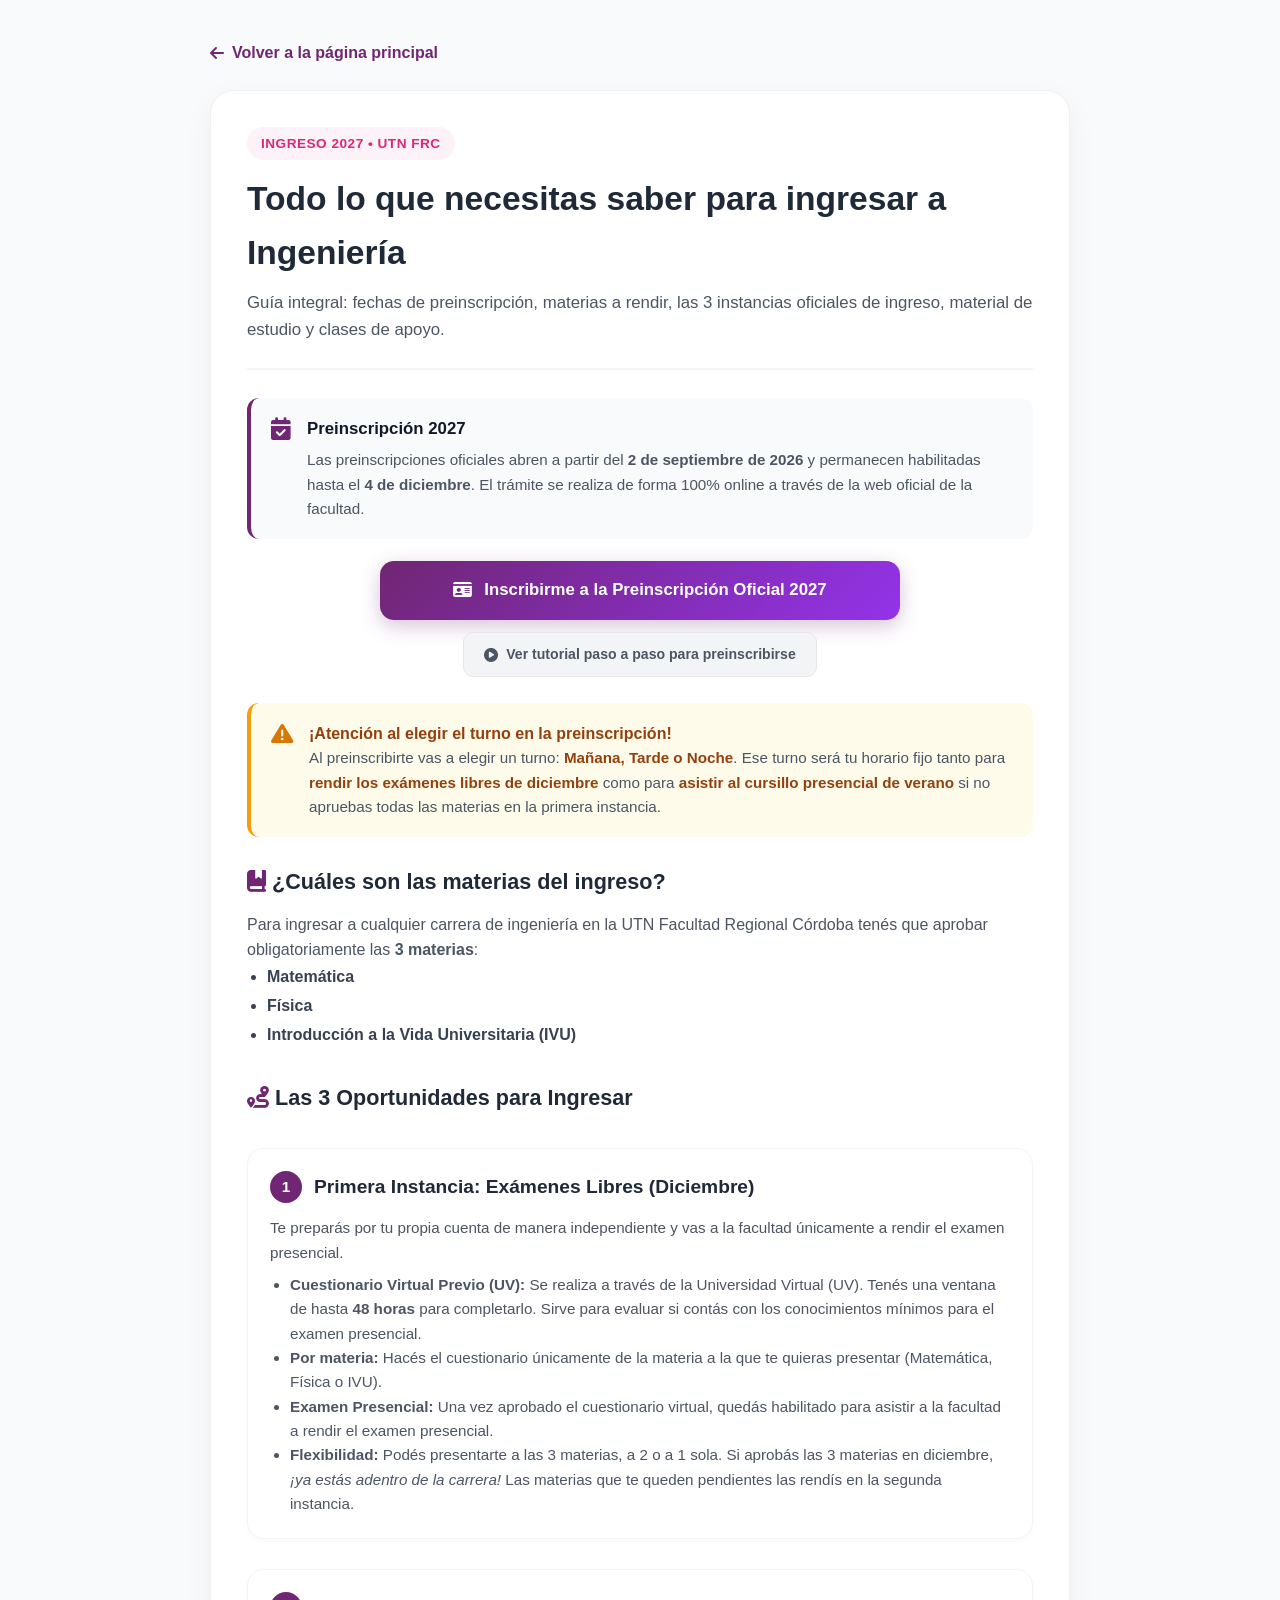
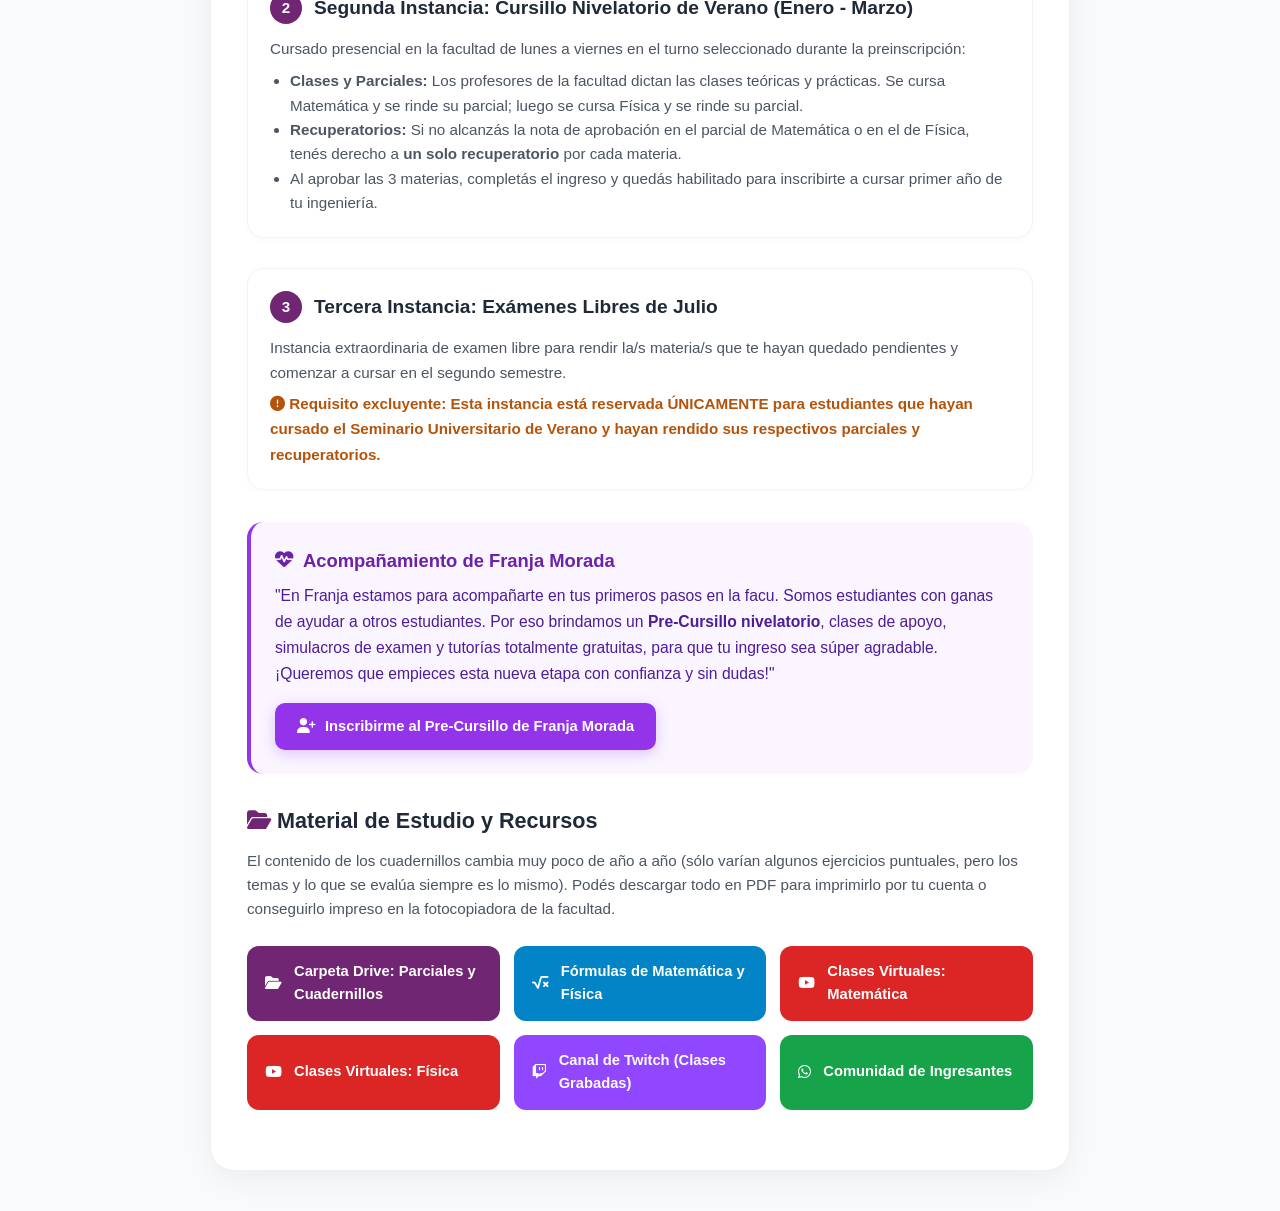
<file: ingresantes.html>
<!DOCTYPE html>
<html lang="es">
<head>
  <meta charset="UTF-8">
  <meta name="viewport" content="width=device-width, initial-scale=1.0">
  <title>Guía Completa para Ingresantes 2027 - Franja Morada UTN FRC</title>
  
  <link rel="preconnect" href="https://fonts.googleapis.com">
  <link rel="preconnect" href="https://fonts.gstatic.com" crossorigin>
  <link href="https://fonts.googleapis.com/css2?family=Plus+Jakarta+Sans:wght@400;500;600;700;800&display=swap" rel="stylesheet">
  <link rel="stylesheet" href="https://cdnjs.cloudflare.com/ajax/libs/font-awesome/6.5.1/css/all.min.css">
  
  <link rel="stylesheet" href="style.css">

  <style>
    .guide-container {
      max-width: 900px;
      margin: 40px auto;
      padding: 0 20px;
    }

    .btn-back {
      display: inline-flex;
      align-items: center;
      gap: 8px;
      color: #702672;
      font-weight: 600;
      text-decoration: none;
      margin-bottom: 24px;
      transition: color 0.2s ease, transform 0.2s ease;
    }

    .btn-back:hover {
      color: #d6249f;
      transform: translateX(-4px);
    }

    .guide-card {
      background: #ffffff;
      border-radius: 24px;
      padding: 36px;
      box-shadow: 0 10px 30px rgba(0, 0, 0, 0.05);
      border: 1px solid rgba(0, 0, 0, 0.06);
    }

    .guide-header {
      border-bottom: 2px solid #f3f4f6;
      padding-bottom: 24px;
      margin-bottom: 28px;
    }

    .guide-badge {
      display: inline-block;
      background: #fdf2f8;
      color: #db2777;
      font-size: 0.85rem;
      font-weight: 700;
      padding: 6px 14px;
      border-radius: 20px;
      margin-bottom: 12px;
      text-transform: uppercase;
      letter-spacing: 0.5px;
    }

    .guide-header h1 {
      font-size: 2.1rem;
      color: #1f2937;
      margin-bottom: 10px;
      font-weight: 800;
    }

    .guide-header p {
      color: #4b5563;
      font-size: 1.05rem;
      line-height: 1.6;
    }

    /* Cajas Informativas */
    .info-box {
      background: #f9fafb;
      border-left: 4px solid #702672;
      border-radius: 12px;
      padding: 18px 20px;
      margin: 20px 0;
      display: flex;
      gap: 16px;
      align-items: flex-start;
    }

    .info-box i {
      font-size: 1.4rem;
      color: #702672;
      margin-top: 2px;
    }

    .info-box-content h4 {
      font-size: 1.05rem;
      color: #111827;
      margin-bottom: 6px;
    }

    .info-box-content p, .info-box-content ul {
      margin: 0;
      color: #4b5563;
      line-height: 1.6;
      font-size: 0.95rem;
    }

    .alert-box {
      background: #fffbeb;
      border-left: 4px solid #f59e0b;
    }

    .alert-box i {
      color: #d97706;
    }

    .alert-box strong {
      color: #92400e;
    }

    /* Botones de Preinscripción */
    .preinscripcion-actions {
      display: flex;
      flex-direction: column;
      align-items: center;
      gap: 12px;
      margin: 22px 0 26px 0;
    }

    .btn-preinscripcion-main {
      display: inline-flex;
      align-items: center;
      justify-content: center;
      gap: 12px;
      width: 100%;
      max-width: 520px;
      padding: 16px 28px;
      background: linear-gradient(135deg, #702672, #9333ea);
      color: #ffffff;
      font-size: 1.05rem;
      font-weight: 800;
      text-decoration: none;
      border-radius: 14px;
      box-shadow: 0 6px 20px rgba(112, 38, 114, 0.28);
      transition: transform 0.2s ease, box-shadow 0.2s ease;
      text-align: center;
    }

    .btn-preinscripcion-main:hover {
      transform: translateY(-2px);
      box-shadow: 0 8px 24px rgba(112, 38, 114, 0.38);
    }

    .btn-tutorial-sub {
      display: inline-flex;
      align-items: center;
      justify-content: center;
      gap: 8px;
      padding: 10px 20px;
      background: #f3f4f6;
      color: #4b5563;
      font-size: 0.88rem;
      font-weight: 700;
      text-decoration: none;
      border-radius: 10px;
      border: 1px solid #e5e7eb;
      transition: background-color 0.2s ease, color 0.2s ease;
    }

    .btn-tutorial-sub:hover {
      background: #e5e7eb;
      color: #111827;
    }

    .franja-box {
      background: #faf5ff;
      border-left: 4px solid #9333ea;
      padding: 24px;
      border-radius: 16px;
      margin: 28px 0;
    }

    .franja-box h3 {
      color: #6b21a8;
      margin-bottom: 8px;
      display: flex;
      align-items: center;
      gap: 10px;
      font-size: 1.15rem;
    }

    .franja-box p {
      color: #4c1d95;
      line-height: 1.65;
      font-size: 0.98rem;
      margin: 0 0 16px 0;
    }

    .btn-franja-cursillo {
      display: inline-flex;
      align-items: center;
      gap: 10px;
      padding: 12px 22px;
      background: #9333ea;
      color: #ffffff;
      font-size: 0.92rem;
      font-weight: 700;
      text-decoration: none;
      border-radius: 10px;
      box-shadow: 0 4px 14px rgba(147, 51, 234, 0.25);
      transition: background-color 0.2s ease, transform 0.2s ease;
    }

    .btn-franja-cursillo:hover {
      background: #7e22ce;
      transform: translateY(-2px);
    }

    /* Pasos / Instancias */
    .steps-section {
      margin: 32px 0;
    }

    .step-item {
      margin-bottom: 30px;
      background: #ffffff;
      border: 1px solid #f3f4f6;
      border-radius: 16px;
      padding: 22px;
      box-shadow: 0 2px 8px rgba(0,0,0,0.02);
    }

    .step-title {
      display: flex;
      align-items: center;
      gap: 12px;
      font-size: 1.2rem;
      font-weight: 700;
      color: #1f2937;
      margin-bottom: 12px;
    }

    .step-number {
      background: #702672;
      color: #ffffff;
      width: 32px;
      height: 32px;
      border-radius: 50%;
      display: flex;
      align-items: center;
      justify-content: center;
      font-size: 0.95rem;
      flex-shrink: 0;
    }

    .step-desc {
      color: #4b5563;
      line-height: 1.65;
      font-size: 0.95rem;
    }

    /* Grilla de Botones y Recursos */
    .resources-grid {
      display: grid;
      grid-template-columns: repeat(auto-fit, minmax(250px, 1fr));
      gap: 14px;
      margin: 24px 0;
    }

    .resource-btn {
      display: flex;
      align-items: center;
      gap: 12px;
      padding: 14px 18px;
      border-radius: 12px;
      text-decoration: none;
      font-weight: 700;
      font-size: 0.92rem;
      color: #ffffff;
      transition: transform 0.2s ease, filter 0.2s ease;
    }

    .resource-btn:hover {
      transform: translateY(-2px);
      filter: brightness(1.08);
    }

    .btn-drive { background-color: #702672; }
    .btn-formulas { background-color: #0284c7; }
    .btn-yt { background-color: #dc2626; }
    .btn-twitch { background-color: #9146ff; }
    .btn-wp { background-color: #16a34a; }

    @media (max-width: 640px) {
      .guide-card {
        padding: 20px;
      }
      .guide-header h1 {
        font-size: 1.6rem;
      }
      .btn-preinscripcion-main {
        font-size: 0.95rem;
        padding: 14px 20px;
      }
    }
  </style>
</head>
<body>

  <main class="guide-container">
    <a href="index.html" class="btn-back">
      <i class="fa-solid fa-arrow-left"></i> Volver a la página principal
    </a>

    <article class="guide-card">
      
      <header class="guide-header">
        <span class="guide-badge">Ingreso 2027 • UTN FRC</span>
        <h1>Todo lo que necesitas saber para ingresar a Ingeniería</h1>
        <p>
          Guía integral: fechas de preinscripción, materias a rendir, las 3 instancias oficiales de ingreso, material de estudio y clases de apoyo.
        </p>
      </header>

      <div class="info-box">
        <i class="fa-solid fa-calendar-check"></i>
        <div class="info-box-content">
          <h4>Preinscripción 2027</h4>
          <p>
            Las preinscripciones oficiales abren a partir del <strong>2 de septiembre de 2026</strong> y permanecen habilitadas hasta el <strong>4 de diciembre</strong>. El trámite se realiza de forma 100% online a través de la web oficial de la facultad.
          </p>
        </div>
      </div>

      <!-- BOTONES DE ACCESO A PREINSCRIPCIÓN Y TUTORIAL -->
      <div class="preinscripcion-actions">
        <a href="https://a4.frc.utn.edu.ar/4/tramite/preinscripcion/" target="_blank" class="btn-preinscripcion-main">
          <i class="fa-solid fa-id-card"></i> Inscribirme a la Preinscripción Oficial 2027
        </a>
        <a href="https://drive.google.com/file/d/1p71NMfRBcdNE6hACFgP7vT1miqiyoVDf/view" target="_blank" class="btn-tutorial-sub">
          <i class="fa-solid fa-circle-play"></i> Ver tutorial paso a paso para preinscribirse
        </a>
      </div>

      <div class="info-box alert-box">
        <i class="fa-solid fa-triangle-exclamation"></i>
        <div class="info-box-content">
          <strong>¡Atención al elegir el turno en la preinscripción!</strong>
          <p>
            Al preinscribirte vas a elegir un turno: <strong>Mañana, Tarde o Noche</strong>. Ese turno será tu horario fijo tanto para <strong>rendir los exámenes libres de diciembre</strong> como para <strong>asistir al cursillo presencial de verano</strong> si no apruebas todas las materias en la primera instancia.
          </p>
        </div>
      </div>

      <h2 style="font-size: 1.35rem; color: #1f2937; margin: 28px 0 12px 0;">
        <i class="fa-solid fa-book-bookmark" style="color: #702672;"></i> ¿Cuáles son las materias del ingreso?
      </h2>
      <p style="color: #4b5563; line-height: 1.6;">
        Para ingresar a cualquier carrera de ingeniería en la UTN Facultad Regional Córdoba tenés que aprobar obligatoriamente las <strong>3 materias</strong>:
      </p>
      <ul style="color: #374151; line-height: 1.8; padding-left: 20px; font-weight: 600; margin-bottom: 24px;">
        <li>Matemática</li>
        <li>Física</li>
        <li>Introducción a la Vida Universitaria (IVU)</li>
      </ul>

      <h2 style="font-size: 1.35rem; color: #1f2937; margin: 32px 0 16px 0;">
        <i class="fa-solid fa-route" style="color: #702672;"></i> Las 3 Oportunidades para Ingresar
      </h2>

      <section class="steps-section">
        
        <div class="step-item">
          <div class="step-title">
            <span class="step-number">1</span>
            <span>Primera Instancia: Exámenes Libres (Diciembre)</span>
          </div>
          <div class="step-desc">
            <p>
              Te preparás por tu propia cuenta de manera independiente y vas a la facultad únicamente a rendir el examen presencial.
            </p>
            <ul style="padding-left: 20px; margin-top: 8px; line-height: 1.6;">
              <li>
                <strong>Cuestionario Virtual Previo (UV):</strong> Se realiza a través de la Universidad Virtual (UV). Tenés una ventana de hasta <strong>48 horas</strong> para completarlo. Sirve para evaluar si contás con los conocimientos mínimos para el examen presencial.
              </li>
              <li>
                <strong>Por materia:</strong> Hacés el cuestionario únicamente de la materia a la que te quieras presentar (Matemática, Física o IVU).
              </li>
              <li>
                <strong>Examen Presencial:</strong> Una vez aprobado el cuestionario virtual, quedás habilitado para asistir a la facultad a rendir el examen presencial.
              </li>
              <li>
                <strong>Flexibilidad:</strong> Podés presentarte a las 3 materias, a 2 o a 1 sola. Si aprobás las 3 materias en diciembre, <em>¡ya estás adentro de la carrera!</em> Las materias que te queden pendientes las rendís en la segunda instancia.
              </li>
            </ul>
          </div>
        </div>

        <div class="step-item">
          <div class="step-title">
            <span class="step-number">2</span>
            <span>Segunda Instancia: Cursillo Nivelatorio de Verano (Enero - Marzo)</span>
          </div>
          <div class="step-desc">
            <p>
              Cursado presencial en la facultad de lunes a viernes en el turno seleccionado durante la preinscripción:
            </p>
            <ul style="padding-left: 20px; margin-top: 8px; line-height: 1.6;">
              <li>
                <strong>Clases y Parciales:</strong> Los profesores de la facultad dictan las clases teóricas y prácticas. Se cursa Matemática y se rinde su parcial; luego se cursa Física y se rinde su parcial.
              </li>
              <li>
                <strong>Recuperatorios:</strong> Si no alcanzás la nota de aprobación en el parcial de Matemática o en el de Física, tenés derecho a <strong>un solo recuperatorio</strong> por cada materia.
              </li>
              <li>
                Al aprobar las 3 materias, completás el ingreso y quedás habilitado para inscribirte a cursar primer año de tu ingeniería.
              </li>
            </ul>
          </div>
        </div>

        <div class="step-item">
          <div class="step-title">
            <span class="step-number">3</span>
            <span>Tercera Instancia: Exámenes Libres de Julio</span>
          </div>
          <div class="step-desc">
            <p>
              Instancia extraordinaria de examen libre para rendir la/s materia/s que te hayan quedado pendientes y comenzar a cursar en el segundo semestre.
            </p>
            <p style="margin-top: 6px; color: #b45309; font-weight: 600;">
              <i class="fa-solid fa-circle-exclamation"></i> Requisito excluyente: Esta instancia está reservada ÚNICAMENTE para estudiantes que hayan cursado el Seminario Universitario de Verano y hayan rendido sus respectivos parciales y recuperatorios.
            </p>
          </div>
        </div>

      </section>

      <!-- SECCIÓN FRANJA MORADA CON BOTÓN AL PRE-CURSILLO -->
      <div class="franja-box">
        <h3><i class="fa-solid fa-heart-pulse"></i> Acompañamiento de Franja Morada</h3>
        <p>
          "En Franja estamos para acompañarte en tus primeros pasos en la facu. Somos estudiantes con ganas de ayudar a otros estudiantes. Por eso brindamos un <strong>Pre-Cursillo nivelatorio</strong>, clases de apoyo, simulacros de examen y tutorías totalmente gratuitas, para que tu ingreso sea súper agradable. ¡Queremos que empieces esta nueva etapa con confianza y sin dudas!"
        </p>
        <a href="https://forms.gle/4jfZyoMi4Acwzoxg9" target="_blank" class="btn-franja-cursillo">
          <i class="fa-solid fa-user-plus"></i> Inscribirme al Pre-Cursillo de Franja Morada
        </a>
      </div>

      <h2 style="font-size: 1.35rem; color: #1f2937; margin: 30px 0 10px 0;">
        <i class="fa-solid fa-folder-open" style="color: #702672;"></i> Material de Estudio y Recursos
      </h2>
      <p style="color: #4b5563; line-height: 1.6; font-size: 0.95rem;">
        El contenido de los cuadernillos cambia muy poco de año a año (sólo varían algunos ejercicios puntuales, pero los temas y lo que se evalúa siempre es lo mismo). Podés descargar todo en PDF para imprimirlo por tu cuenta o conseguirlo impreso en la fotocopiadora de la facultad.
      </p>

      <div class="resources-grid">
        <a href="https://drive.google.com/drive/folders/14DjcaUqcr-L3iEyiZPZ_9iLpgtD18ep8?usp=drive_link" target="_blank" class="resource-btn btn-drive">
          <i class="fa-solid fa-folder-open"></i> Carpeta Drive: Parciales y Cuadernillos
        </a>

        <a href="https://drive.google.com/drive/folders/17ytvgB5i0tZjQdkOYnb5ZQqcc20UsUQJ?usp=sharing" target="_blank" class="resource-btn btn-formulas">
          <i class="fa-solid fa-square-root-variable"></i> Fórmulas de Matemática y Física
        </a>

        <a href="https://www.youtube.com/playlist?list=PL4ltBb8n8IgycRpC38yy3FfWPANe1FpgC" target="_blank" class="resource-btn btn-yt">
          <i class="fa-brands fa-youtube"></i> Clases Virtuales: Matemática
        </a>

        <a href="https://www.youtube.com/playlist?list=PL4ltBb8n8IgycRpC38yy3FfWPANe1FpgC" target="_blank" class="resource-btn btn-yt">
          <i class="fa-brands fa-youtube"></i> Clases Virtuales: Física
        </a>

        <a href="https://www.twitch.tv/franjamoradafrc" target="_blank" class="resource-btn btn-twitch">
          <i class="fa-brands fa-twitch"></i> Canal de Twitch (Clases Grabadas)
        </a>

        <a href="https://chat.whatsapp.com/KgpUupHF9ZdC6aFcsK4Im6" target="_blank" class="resource-btn btn-wp">
          <i class="fa-brands fa-whatsapp"></i> Comunidad de Ingresantes
        </a>
      </div>

    </article>
  </main>

</body>
</html>
</file>
<file: style.css>
:root {
  --color-green: #63d7a8;
  --color-green-dark: #1b7754;
  --color-pink: #ff66c4;
  --color-purple: #613276;
  --color-purple-dark: #431f54;
  --bg-body: #f8fafc;
  --bg-white: #ffffff;
  --text-main: #2d3748;
  --text-muted: #718096;
  --border-color: #edf2f7;
  --shadow-sm: 0 4px 12px rgba(97, 50, 118, 0.06);
  --shadow-md: 0 10px 25px rgba(97, 50, 118, 0.1);
  --font-main: 'Montserrat', sans-serif;
  --font-script: 'Pacifico', cursive;
}

* {
  margin: 0;
  padding: 0;
  box-sizing: border-box;
}

body {
  font-family: var(--font-main);
  background-color: var(--bg-body);
  color: var(--text-main);
  line-height: 1.6;
}

/* NAVBAR */
.navbar {
  background-color: var(--bg-white);
  border-bottom: 2px solid var(--border-color);
  padding: 16px 28px;
  display: flex;
  justify-content: space-between;
  align-items: center;
  position: sticky;
  top: 0;
  z-index: 100;
  box-shadow: var(--shadow-sm);
}

.nav-brand {
  display: flex;
  align-items: center;
  gap: 12px;
}

.brand-icon {
  font-size: 1.8rem;
  color: var(--color-purple);
}

.brand-title {
  font-size: 1.25rem;
  font-weight: 900;
  color: var(--color-purple);
  letter-spacing: 1px;
}

.brand-accent {
  color: var(--color-green);
}

.nav-links {
  display: flex;
  gap: 10px;
}

.nav-btn {
  background: transparent;
  border: 2px solid transparent;
  padding: 8px 18px;
  border-radius: 50px;
  font-family: var(--font-main);
  font-weight: 700;
  font-size: 0.9rem;
  color: var(--color-purple);
  cursor: pointer;
  display: flex;
  align-items: center;
  gap: 8px;
  transition: all 0.25s ease;
}

.nav-btn:hover {
  background-color: #f3e8f8;
}

.nav-btn.active {
  background-color: var(--color-purple);
  color: var(--bg-white);
}

/* CONTENEDOR PRINCIPAL */
.container {
  max-width: 1100px;
  margin: 40px auto;
  padding: 0 20px;
  min-height: calc(100vh - 220px);
}

.tab-section {
  display: none;
}

.tab-section.active {
  display: block;
  animation: fadeIn 0.3s ease-in-out;
}

@keyframes fadeIn {
  from { opacity: 0; transform: translateY(8px); }
  to { opacity: 1; transform: translateY(0); }
}

/* HERO HEADERS */
.section-hero {
  text-align: center;
  margin-bottom: 40px;
}

.badge-pill {
  display: inline-block;
  background-color: var(--color-green);
  color: var(--color-green-dark);
  font-size: 0.85rem;
  font-weight: 800;
  padding: 6px 18px;
  border-radius: 50px;
  text-transform: uppercase;
  margin-bottom: 12px;
}

.pill-pink {
  background-color: var(--color-pink);
  color: #ffffff;
}

.section-hero h1 {
  font-size: 2rem;
  font-weight: 900;
  color: var(--color-purple);
  margin-bottom: 8px;
}

.hero-subtitle {
  color: var(--text-muted);
  font-size: 1rem;
  max-width: 650px;
  margin: 0 auto;
}

/* SECCIÓN INICIO - GRID DE NOTICIAS */
.news-grid {
  display: grid;
  grid-template-columns: repeat(auto-fit, minmax(300px, 1fr));
  gap: 24px;
}

.news-card {
  background-color: var(--bg-white);
  border-radius: 20px;
  padding: 28px;
  border: 1px solid var(--border-color);
  box-shadow: var(--shadow-sm);
  display: flex;
  flex-direction: column;
  justify-content: space-between;
  transition: transform 0.2s ease, box-shadow 0.2s ease;
}

.news-card:hover {
  transform: translateY(-4px);
  box-shadow: var(--shadow-md);
}

.card-tag {
  display: inline-block;
  background-color: var(--color-green);
  color: var(--color-green-dark);
  font-weight: 800;
  font-size: 0.75rem;
  padding: 4px 12px;
  border-radius: 50px;
  width: fit-content;
  margin-bottom: 16px;
  text-transform: uppercase;
}

.tag-pink {
  background-color: var(--color-pink);
  color: #ffffff;
}

.tag-purple {
  background-color: var(--color-purple);
  color: #ffffff;
}

.news-card h3 {
  font-size: 1.2rem;
  font-weight: 800;
  color: var(--color-purple);
  margin-bottom: 12px;
}

.news-card p {
  color: var(--text-muted);
  font-size: 0.95rem;
  line-height: 1.5;
  margin-bottom: 20px;
}

.card-footer {
  display: flex;
  justify-content: space-between;
  align-items: center;
  border-top: 1px solid var(--border-color);
  padding-top: 14px;
}

.card-footer .date {
  font-size: 0.8rem;
  color: var(--text-muted);
  font-weight: 600;
}

.btn-read {
  background-color: var(--color-green);
  color: var(--color-green-dark);
  width: 36px;
  height: 36px;
  border-radius: 50%;
  display: flex;
  align-items: center;
  justify-content: center;
  text-decoration: none;
  font-size: 0.9rem;
  transition: transform 0.2s ease;
}

.btn-read:hover {
  transform: scale(1.1);
}

/* SECCIÓN PREGUNTAS Y PROPUESTAS (LAYOUT DOS COLUMNAS) */
.faq-layout {
  display: grid;
  grid-template-columns: 360px 1fr;
  gap: 30px;
  align-items: start;
}

/* PANEL IZQUIERDO */
.faq-sidebar {
  display: flex;
  flex-direction: column;
  gap: 12px;
}

.faq-nav-item {
  background-color: var(--bg-white);
  border: 2px solid var(--border-color);
  border-radius: 16px;
  padding: 16px;
  display: flex;
  align-items: center;
  gap: 14px;
  cursor: pointer;
  text-align: left;
  transition: all 0.2s ease;
  width: 100%;
}

.faq-nav-item:hover {
  border-color: var(--color-pink);
  transform: translateX(4px);
}

.faq-nav-item.active {
  border-color: var(--color-purple);
  background-color: #faf5fc;
  box-shadow: var(--shadow-sm);
}

.faq-nav-icon {
  background-color: #f1f5f9;
  color: var(--color-purple);
  width: 44px;
  height: 44px;
  border-radius: 12px;
  display: flex;
  align-items: center;
  justify-content: center;
  font-size: 1.1rem;
  flex-shrink: 0;
  transition: all 0.2s ease;
}

.faq-nav-item.active .faq-nav-icon {
  background-color: var(--color-purple);
  color: var(--bg-white);
}

.faq-nav-text {
  flex-grow: 1;
}

.faq-nav-text h4 {
  font-size: 0.9rem;
  font-weight: 800;
  color: var(--color-purple);
  line-height: 1.3;
}

.faq-nav-text small {
  font-size: 0.75rem;
  color: var(--text-muted);
  font-weight: 600;
}

.chevron {
  color: var(--text-muted);
  font-size: 0.85rem;
  transition: transform 0.2s ease;
}

.faq-nav-item.active .chevron {
  color: var(--color-pink);
  transform: translateX(3px);
}

/* PANEL DERECHO: VISOR */
.faq-content-viewer {
  background-color: var(--bg-white);
  border-radius: 24px;
  border: 1px solid var(--border-color);
  box-shadow: var(--shadow-md);
  padding: 35px;
  min-height: 380px;
}

.faq-answer-card {
  display: none;
}

.faq-answer-card.active {
  display: block;
  animation: fadeIn 0.3s ease-in-out;
}

.badge-tag {
  display: inline-block;
  background-color: var(--color-green);
  color: var(--color-green-dark);
  font-weight: 800;
  font-size: 0.8rem;
  padding: 4px 14px;
  border-radius: 50px;
  margin-bottom: 14px;
}

.faq-answer-card h2 {
  font-size: 1.5rem;
  font-weight: 900;
  color: var(--color-purple);
  margin-bottom: 20px;
  line-height: 1.3;
}

.answer-body p {
  color: var(--text-main);
  font-size: 1rem;
  margin-bottom: 16px;
}

.highlight-box {
  background-color: #edfbf6;
  border-left: 4px solid var(--color-green);
  border-radius: 12px;
  padding: 16px 20px;
  display: flex;
  gap: 14px;
  align-items: flex-start;
  margin: 20px 0;
  color: #165b40;
  font-size: 0.95rem;
}

.box-purple {
  background-color: #faf4fc;
  border-left-color: var(--color-purple);
  color: var(--color-purple-dark);
}

.highlight-box i {
  font-size: 1.4rem;
  margin-top: 2px;
}

.highlight-box ul, .answer-body ul {
  padding-left: 20px;
  margin-top: 8px;
}

.highlight-box li, .answer-body li {
  margin-bottom: 6px;
}

.schedule-grid {
  display: flex;
  flex-direction: column;
  gap: 8px;
  margin: 16px 0;
}

.schedule-item {
  background-color: #faf5fc;
  padding: 12px 18px;
  border-radius: 10px;
  border: 1px solid #f0def7;
  font-size: 0.95rem;
}

/* FOOTER */
.footer {
  background-color: var(--bg-white);
  border-top: 2px solid var(--border-color);
  padding: 25px 20px;
  margin-top: 50px;
}

.footer-content {
  max-width: 1100px;
  margin: 0 auto;
  display: flex;
  justify-content: space-between;
  align-items: center;
  flex-wrap: wrap;
  gap: 20px;
}

.footer-logo {
  display: flex;
  align-items: center;
  gap: 12px;
}

.badge-round {
  width: 44px;
  height: 44px;
  border-radius: 50%;
  background-color: var(--color-purple);
  color: var(--bg-white);
  display: flex;
  align-items: center;
  justify-content: center;
  font-size: 0.65rem;
  font-weight: 800;
  text-align: center;
  line-height: 1.1;
}

.brand-bold {
  font-weight: 900;
  font-size: 0.95rem;
  color: var(--color-purple);
}

.brand-sub {
  font-family: var(--font-script);
  color: var(--color-pink);
  font-size: 1rem;
}

.footer-btn {
  background-color: var(--color-green);
  color: var(--color-green-dark);
  text-decoration: none;
  padding: 10px 22px;
  border-radius: 50px;
  font-weight: 800;
  font-size: 0.9rem;
  display: inline-flex;
  align-items: center;
  gap: 8px;
  transition: transform 0.2s ease;
}

.footer-btn:hover {
  transform: translateY(-2px);
}

/* RESPONSIVE */
@media (max-width: 820px) {
  .faq-layout {
    grid-template-columns: 1fr;
  }
  .navbar {
    flex-direction: column;
    gap: 15px;
  }
}

/* Contenedor de imágenes explicativas en FAQ */
.faq-image-container {
  display: flex;
  flex-direction: column;
  align-items: center;
  margin: 20px 0;
  background-color: #f8fafc;
  padding: 16px;
  border-radius: 16px;
  border: 1px solid var(--border-color);
}

.faq-guide-img {
  width: 100%;
  max-width: 360px;
  height: auto;
  border-radius: 12px;
  box-shadow: 0 4px 14px rgba(0, 0, 0, 0.08);
}

.img-caption {
  font-size: 0.8rem;
  color: var(--text-muted);
  font-weight: 600;
  margin-top: 10px;
}
/* GRID DE CURSOS (2 COLUMNAS) */
.courses-grid {
  display: grid;
  grid-template-columns: repeat(2, 1fr);
  gap: 24px;
}

.course-card {
  background-color: var(--bg-white);
  border-radius: 20px;
  padding: 28px;
  border: 1px solid var(--border-color);
  box-shadow: var(--shadow-sm);
  display: flex;
  flex-direction: column;
  justify-content: space-between;
  transition: transform 0.2s ease, box-shadow 0.2s ease;
}

.course-card:hover {
  box-shadow: var(--shadow-md);
}

.course-short-desc {
  color: var(--text-muted);
  font-size: 0.95rem;
  line-height: 1.5;
  margin-bottom: 12px;
}

/* BOTÓN DE DESPLIEGUE (FLECHITA) */
.btn-toggle-course {
  background-color: var(--color-green);
  color: var(--color-green-dark);
  border: none;
  width: 38px;
  height: 38px;
  border-radius: 50%;
  display: flex;
  align-items: center;
  justify-content: center;
  cursor: pointer;
  font-size: 0.95rem;
  transition: transform 0.3s ease, background-color 0.2s ease;
}

.btn-toggle-course:hover {
  filter: brightness(1.05);
}

.course-card.expanded .btn-toggle-course {
  transform: rotate(180deg);
  background-color: var(--color-pink);
  color: #ffffff;
}

/* PANEL DESPLEGABLE CON ANIMACIÓN */
.course-details {
  max-height: 0;
  overflow: hidden;
  transition: max-height 0.4s ease-out;
}

.course-card.expanded .course-details {
  max-height: 1030px;
}

.details-inner {
  padding: 16px 0 10px 0;
  border-top: 1px dashed var(--border-color);
  margin-top: 10px;
  text-align: left;
}

.details-inner p {
  color: var(--color-purple);
  font-size: 0.9rem;
  font-weight: 700;
  margin-bottom: 6px;
}

.details-inner ul {
  padding-left: 20px;
  font-size: 0.85rem;
  color: var(--text-main);
  margin-bottom: 14px;
}

.details-inner li {
  margin-bottom: 5px;
}

.course-meta {
  display: flex;
  flex-direction: column;
  gap: 4px;
  font-size: 0.8rem;
  color: var(--text-muted);
  margin-bottom: 16px;
}

.btn-register {
  display: inline-flex;
  align-items: center;
  gap: 8px;
  background-color: var(--color-purple);
  color: var(--bg-white);
  padding: 8px 18px;
  border-radius: 50px;
  font-weight: 700;
  font-size: 0.85rem;
  text-decoration: none;
  transition: transform 0.2s ease;
}

.btn-register:hover {
  transform: translateY(-2px);
  background-color: var(--color-purple-dark);
}

/* Responsive para celulares: 1 columna en pantallas chicas */
@media (max-width: 768px) {
  .courses-grid {
    grid-template-columns: 1fr;
  }
}
.tag-cyan {
  background-color: #63d7a8;
  color: #ffffff;
}
/* TARJETAS CON IMAGEN (ESTILO VISITAS TÉCNICAS) */
.visits-grid {
  display: grid;
  grid-template-columns: repeat(auto-fill, minmax(280px, 1fr));
  gap: 24px;
}

.visit-card {
  background-color: var(--bg-white);
  border-radius: 16px;
  overflow: hidden;
  border: 1px solid var(--border-color);
  box-shadow: var(--shadow-sm);
  display: flex;
  flex-direction: column;
  transition: transform 0.2s ease, box-shadow 0.2s ease;
}

.visit-card:hover {
  transform: translateY(-4px);
  box-shadow: var(--shadow-md);
}

.visit-image-wrapper {
  position: relative;
  width: 100%;
  height: 170px;
  overflow: hidden;
}

.visit-img {
  width: 100%;
  height: 100%;
  object-fit: cover;
  display: block;
}

.visit-badge {
  position: absolute;
  top: 12px;
  right: 12px;
  background-color: rgba(255, 255, 255, 0.92);
  color: var(--color-purple);
  padding: 4px 10px;
  border-radius: 6px;
  font-size: 0.75rem;
  font-weight: 700;
  text-transform: uppercase;
  letter-spacing: 0.5px;
  box-shadow: 0 2px 4px rgba(0,0,0,0.1);
}

.visit-content {
  padding: 20px;
  display: flex;
  flex-direction: column;
  flex-grow: 1;
  justify-content: space-between;
}

.visit-category {
  font-size: 0.75rem;
  font-weight: 800;
  text-transform: uppercase;
  color: var(--color-pink);
  letter-spacing: 0.5px;
  margin-bottom: 4px;
}

.visit-title {
  font-size: 1.15rem;
  font-weight: 800;
  color: var(--color-purple);
  line-height: 1.3;
  margin-bottom: 16px;
}

.visit-info-list {
  list-style: none;
  padding: 0;
  margin: 0 0 20px 0;
  display: flex;
  flex-direction: column;
  gap: 8px;
  font-size: 0.85rem;
  color: var(--text-main);
}

.visit-info-list li {
  display: flex;
  align-items: center;
  gap: 8px;
}

.visit-info-list i {
  color: var(--color-purple);
  font-size: 0.9rem;
  width: 16px;
  text-align: center;
}

.btn-visit-action {
  display: flex;
  align-items: center;
  justify-content: center;
  gap: 8px;
  width: 100%;
  padding: 10px 16px;
  border-radius: 8px;
  font-size: 0.9rem;
  font-weight: 700;
  text-decoration: none;
  background-color: var(--color-green);
  color: var(--color-green-dark);
  transition: filter 0.2s ease, transform 0.1s ease;
}

.btn-visit-action:hover {
  filter: brightness(0.95);
}

.btn-visit-action.disabled {
  background-color: #e2e8f0;
  color: #64748b;
  pointer-events: none;
  cursor: not-allowed;
}
/* CONTENEDOR FLOTANTE FIJO */
.floating-social-container {
  position: fixed;
  bottom: 24px;
  right: 24px;
  display: flex;
  flex-direction: column;
  gap: 12px;
  z-index: 9999;
}

/* ESTILO BASE DE LOS BOTONES */
.floating-btn {
  width: 52px;
  height: 52px;
  border-radius: 50%;
  display: flex;
  align-items: center;
  justify-content: center;
  color: #ffffff;
  font-size: 1.6rem;
  box-shadow: 0 4px 14px rgba(0, 0, 0, 0.25);
  text-decoration: none;
  transition: transform 0.25s ease, box-shadow 0.25s ease, filter 0.2s ease;
}

.floating-btn:hover {
  transform: scale(1.12) translateY(-2px);
  box-shadow: 0 6px 20px rgba(0, 0, 0, 0.35);
  filter: brightness(1.05);
}

/* BOTÓN DE WHATSAPP */
.btn-wa {
  background-color: #25d366;
}

/* BOTÓN DE INSTAGRAM (DEGRADÉ OFICIAL) */
.btn-ig {
  background: radial-gradient(circle at 30% 107%, #fdf497 0%, #fdf497 5%, #fd5949 45%, #d6249f 60%, #285aeb 90%);
}

/* AJUSTE PARA PANTALLAS PEQUEÑAS / MÓVILES */
@media (max-width: 480px) {
  .floating-social-container {
    bottom: 16px;
    right: 16px;
    gap: 10px;
  }
  
  .floating-btn {
    width: 46px;
    height: 46px;
    font-size: 1.4rem;
  }
}
/* SECCIÓN NOSOTROS */
.about-hero-banner {
  position: relative;
  width: 100%;
  height: 320px;
  border-radius: 20px;
  overflow: hidden;
  margin-bottom: 32px;
  box-shadow: var(--shadow-md);
}

.about-banner-img {
  width: 100%;
  height: 100%;
  object-fit: cover;
  display: block;
}

.about-banner-overlay {
  position: absolute;
  inset: 0;
  background: linear-gradient(180deg, rgba(20, 10, 35, 0.2) 0%, rgba(20, 10, 35, 0.85) 100%);
  display: flex;
  flex-direction: column;
  justify-content: flex-end;
  align-items: flex-start;
  padding: 32px;
  color: #ffffff;
}

.about-banner-overlay h1 {
  font-size: 2.2rem;
  font-weight: 800;
  margin: 10px 0 6px 0;
  color: #ffffff;
}

.about-banner-overlay p {
  font-size: 1rem;
  color: rgba(255, 255, 255, 0.9);
  max-width: 600px;
  margin: 0;
}

.about-grid {
  display: grid;
  grid-template-columns: repeat(2, 1fr);
  gap: 24px;
}

.about-card {
  background-color: var(--bg-white);
  border-radius: 16px;
  padding: 28px;
  border: 1px solid var(--border-color);
  box-shadow: var(--shadow-sm);
  display: flex;
  flex-direction: column;
  gap: 12px;
}

.about-card-full {
  grid-column: 1 / -1;
  flex-direction: row;
  align-items: flex-start;
  gap: 20px;
}

.about-card-icon {
  width: 48px;
  height: 48px;
  border-radius: 12px;
  background-color: var(--badge-bg);
  color: var(--color-purple);
  display: flex;
  align-items: center;
  justify-content: center;
  font-size: 1.3rem;
  flex-shrink: 0;
}

.about-card-icon.icon-pink {
  background-color: #fce7f3;
  color: var(--color-pink);
}

.about-card-icon.icon-green {
  background-color: #e6f9f0;
  color: var(--color-green-dark);
}

.about-card h3 {
  font-size: 1.25rem;
  font-weight: 800;
  color: var(--color-purple);
  margin: 0;
}

.about-card p {
  color: var(--text-main);
  line-height: 1.6;
  margin: 0;
  font-size: 0.95rem;
}

.about-features-grid {
  display: grid;
  grid-template-columns: repeat(auto-fill, minmax(220px, 1fr));
  gap: 16px;
  margin-top: 16px;
}

.feature-item {
  display: flex;
  align-items: flex-start;
  gap: 12px;
  background-color: var(--bg-gray);
  padding: 14px;
  border-radius: 10px;
}

.feature-item i {
  color: var(--color-purple);
  font-size: 1.1rem;
  margin-top: 2px;
}

.feature-item strong {
  display: block;
  font-size: 0.9rem;
  color: var(--text-dark);
  margin-bottom: 2px;
}

.feature-item small {
  font-size: 0.8rem;
  color: var(--text-light);
  line-height: 1.3;
}

/* Responsividad para móviles */
@media (max-width: 768px) {
  .about-hero-banner {
    height: 240px;
  }
  
  .about-banner-overlay {
    padding: 20px;
  }
  
  .about-banner-overlay h1 {
    font-size: 1.6rem;
  }

  .about-grid {
    grid-template-columns: 1fr;
  }

  .about-card-full {
    flex-direction: column;
  }
}
/* CARRUSEL DE INICIO */
.carousel-container {
  position: relative;
  width: 100%;
  height: 380px;
  border-radius: 20px;
  overflow: hidden;
  margin-bottom: 36px;
  box-shadow: var(--shadow-md);
}

.carousel-track {
  width: 100%;
  height: 100%;
  position: relative;
}

.carousel-slide {
  position: absolute;
  inset: 0;
  opacity: 0;
  visibility: hidden;
  transition: opacity 0.6s ease-in-out, visibility 0.6s ease-in-out;
}

.carousel-slide.active {
  opacity: 1;
  visibility: visible;
}

.carousel-slide img {
  width: 100%;
  height: 100%;
  object-fit: cover;
  display: block;
}

.carousel-caption {
  position: absolute;
  inset: 0;
  background: linear-gradient(180deg, rgba(15, 7, 25, 0.1) 0%, rgba(15, 7, 25, 0.85) 100%);
  display: flex;
  flex-direction: column;
  justify-content: flex-end;
  padding: 32px;
  color: #ffffff;
}

.carousel-caption h3 {
  font-size: 1.8rem;
  font-weight: 800;
  margin-bottom: 6px;
  color: #ffffff;
}

.carousel-caption p {
  font-size: 0.95rem;
  color: rgba(255, 255, 255, 0.9);
  max-width: 600px;
}

/* BOTONES DE CONTROL */
.carousel-btn {
  position: absolute;
  top: 50%;
  transform: translateY(-50%);
  background-color: rgba(255, 255, 255, 0.35);
  backdrop-filter: blur(4px);
  border: none;
  color: #ffffff;
  width: 44px;
  height: 44px;
  border-radius: 50%;
  cursor: pointer;
  display: flex;
  align-items: center;
  justify-content: center;
  font-size: 1.1rem;
  transition: background-color 0.2s ease, transform 0.2s ease;
  z-index: 10;
}

.carousel-btn:hover {
  background-color: rgba(255, 255, 255, 0.85);
  color: var(--color-purple);
  transform: translateY(-50%) scale(1.1);
}

.prev-btn {
  left: 16px;
}

.next-btn {
  right: 16px;
}

/* PUNTOS INDICADORES */
.carousel-dots {
  position: absolute;
  bottom: 16px;
  left: 50%;
  transform: translateX(-50%);
  display: flex;
  gap: 8px;
  z-index: 10;
}

.dot {
  width: 10px;
  height: 10px;
  border-radius: 50%;
  background-color: rgba(255, 255, 255, 0.4);
  cursor: pointer;
  transition: background-color 0.3s ease, transform 0.3s ease;
}

.dot.active {
  background-color: #ffffff;
  transform: scale(1.25);
}

@media (max-width: 768px) {
  .carousel-container {
    height: 250px;
  }
  .carousel-caption h3 {
    font-size: 1.3rem;
  }
  .carousel-caption p {
    font-size: 0.85rem;
  }
}
/* CARRUSEL DE INICIO LIMPIO */
.carousel-container {
  position: relative;
  width: 100%;
  height: 400px;
  border-radius: 20px;
  overflow: hidden;
  margin-bottom: 36px;
  box-shadow: var(--shadow-md);
}

.carousel-track {
  width: 100%;
  height: 100%;
  position: relative;
}

.carousel-slide {
  position: absolute;
  inset: 0;
  opacity: 0;
  visibility: hidden;
  transition: opacity 0.6s ease-in-out, visibility 0.6s ease-in-out;
}

.carousel-slide.active {
  opacity: 1;
  visibility: visible;
}

.carousel-slide img {
  width: 100%;
  height: 100%;
  object-fit: cover;
  display: block;
}

/* BOTONES DE CONTROL */
.carousel-btn {
  position: absolute;
  top: 50%;
  transform: translateY(-50%);
  background-color: rgba(255, 255, 255, 0.7);
  backdrop-filter: blur(4px);
  border: none;
  color: var(--color-purple);
  width: 44px;
  height: 44px;
  border-radius: 50%;
  cursor: pointer;
  display: flex;
  align-items: center;
  justify-content: center;
  font-size: 1.1rem;
  box-shadow: 0 4px 10px rgba(0, 0, 0, 0.2);
  transition: background-color 0.2s ease, transform 0.2s ease, color 0.2s ease;
  z-index: 10;
}

.carousel-btn:hover {
  background-color: #ffffff;
  color: var(--color-pink);
  transform: translateY(-50%) scale(1.1);
}

.prev-btn {
  left: 16px;
}

.next-btn {
  right: 16px;
}

/* PUNTOS INDICADORES */
.carousel-dots {
  position: absolute;
  bottom: 16px;
  left: 50%;
  transform: translateX(-50%);
  display: flex;
  gap: 8px;
  z-index: 10;
  background-color: rgba(0, 0, 0, 0.25);
  padding: 6px 12px;
  border-radius: 20px;
  backdrop-filter: blur(4px);
}

.dot {
  width: 10px;
  height: 10px;
  border-radius: 50%;
  background-color: rgba(255, 255, 255, 0.5);
  cursor: pointer;
  transition: background-color 0.3s ease, transform 0.3s ease;
}

.dot.active {
  background-color: #ffffff;
  transform: scale(1.25);
}

@media (max-width: 768px) {
  .carousel-container {
    height: 240px;
  }
}
/* =========================================
   SECCIÓN NOSOTROS - ESTILO COMUNITARIO
   ========================================= */

.about-hero-simple {
  text-align: center;
  max-width: 780px;
  margin: 10px auto 36px auto;
}

.about-hero-simple h1 {
  font-size: 2.2rem;
  font-weight: 800;
  color: #1f2937;
  margin: 12px 0 8px 0;
}

.hero-lead {
  font-size: 1.05rem;
  color: #4b5563;
  line-height: 1.6;
}

/* Tarjeta Intro con Foto Principal */
.about-intro-card {
  background: #ffffff;
  border-radius: 20px;
  padding: 32px;
  box-shadow: var(--shadow-sm);
  border: 1px solid rgba(0, 0, 0, 0.06);
  display: grid;
  grid-template-columns: 1.2fr 1fr;
  gap: 28px;
  align-items: center;
  margin-bottom: 40px;
}

.about-intro-text h2 {
  font-size: 1.5rem;
  color: var(--color-purple);
  margin-bottom: 14px;
}

.about-intro-text p {
  color: #4b5563;
  line-height: 1.65;
  margin-bottom: 12px;
  font-size: 0.96rem;
}

.about-main-photo {
  width: 100%;
  height: 260px;
  object-fit: cover;
  border-radius: 14px;
  box-shadow: 0 4px 12px rgba(0, 0, 0, 0.08);
}

/* Títulos de sub-bloques */
.about-section-block {
  margin-bottom: 44px;
}

.section-subtitle-center {
  text-align: center;
  max-width: 650px;
  margin: 0 auto 28px auto;
}

.section-subtitle-center h2 {
  font-size: 1.6rem;
  color: #1f2937;
  margin: 10px 0 4px 0;
}

.section-subtitle-center p {
  color: #6b7280;
  font-size: 0.92rem;
}

/* Línea de tiempo de evolución */
.timeline-container {
  display: grid;
  grid-template-columns: repeat(auto-fit, minmax(260px, 1fr));
  gap: 20px;
  position: relative;
}

.timeline-step {
  background: #ffffff;
  border-radius: 16px;
  padding: 24px;
  border: 1px solid rgba(0, 0, 0, 0.06);
  box-shadow: var(--shadow-sm);
  position: relative;
  transition: transform 0.2s ease, box-shadow 0.2s ease;
}

.timeline-step:hover {
  transform: translateY(-4px);
  box-shadow: var(--shadow-md);
}

.timeline-icon {
  width: 44px;
  height: 44px;
  border-radius: 12px;
  background: #fdf2f8;
  color: var(--color-pink);
  display: flex;
  align-items: center;
  justify-content: center;
  font-size: 1.2rem;
  margin-bottom: 14px;
}

.timeline-tag {
  display: inline-block;
  font-size: 0.75rem;
  font-weight: 700;
  text-transform: uppercase;
  letter-spacing: 0.5px;
  color: var(--color-purple);
  margin-bottom: 6px;
}

.timeline-body h3 {
  font-size: 1.15rem;
  color: #111827;
  margin-bottom: 8px;
}

.timeline-body p {
  font-size: 0.9rem;
  color: #4b5563;
  line-height: 1.55;
  margin: 0;
}

/* Tarjetas de tareas comunitarias */
.community-grid {
  display: grid;
  grid-template-columns: repeat(auto-fit, minmax(240px, 1fr));
  gap: 20px;
}

.community-card {
  background: #ffffff;
  border-radius: 16px;
  padding: 24px;
  border: 1px solid rgba(0, 0, 0, 0.05);
  box-shadow: var(--shadow-sm);
}

.community-card-icon {
  width: 42px;
  height: 42px;
  border-radius: 10px;
  background: #faf5ff;
  color: var(--color-purple);
  display: flex;
  align-items: center;
  justify-content: center;
  font-size: 1.2rem;
  margin-bottom: 14px;
}

.community-card h3 {
  font-size: 1.05rem;
  color: #1f2937;
  margin-bottom: 8px;
}

.community-card p {
  font-size: 0.88rem;
  color: #4b5563;
  line-height: 1.55;
  margin: 0;
}

/* Galería de fotos */
.about-gallery-grid {
  display: grid;
  grid-template-columns: repeat(auto-fit, minmax(240px, 1fr));
  gap: 18px;
}

.gallery-card {
  background: #ffffff;
  border-radius: 14px;
  overflow: hidden;
  border: 1px solid rgba(0, 0, 0, 0.06);
  box-shadow: var(--shadow-sm);
}

.gallery-img {
  width: 100%;
  height: 190px;
  object-fit: cover;
  display: block;
  transition: transform 0.3s ease;
}

.gallery-card:hover .gallery-img {
  transform: scale(1.03);
}

.gallery-card .img-caption {
  display: block;
  padding: 10px 14px;
  font-size: 0.82rem;
  color: #4b5563;
  background: #ffffff;
  border-top: 1px solid #f3f4f6;
}

/* Banner de Sumarse */
.join-banner {
  background: #fdf4ff;
  border: 1px dashed var(--color-pink);
  border-radius: 20px;
  padding: 28px;
  display: flex;
  align-items: center;
  justify-content: space-between;
  flex-wrap: wrap;
  gap: 20px;
  margin-top: 20px;
}

.join-content {
  display: flex;
  align-items: center;
  gap: 18px;
  max-width: 600px;
}

.join-icon {
  font-size: 2.2rem;
  color: var(--color-purple);
  flex-shrink: 0;
}

.join-content h3 {
  font-size: 1.2rem;
  color: #1f2937;
  margin-bottom: 4px;
}

.join-content p {
  font-size: 0.9rem;
  color: #4b5563;
  margin: 0;
  line-height: 1.5;
}

/* Adaptación Mobile */
@media (max-width: 768px) {
  .about-intro-card {
    grid-template-columns: 1fr;
    padding: 22px;
  }
  .about-hero-simple h1 {
    font-size: 1.7rem;
  }
  .join-banner {
    flex-direction: column;
    align-items: flex-start;
  }
}
</file>
